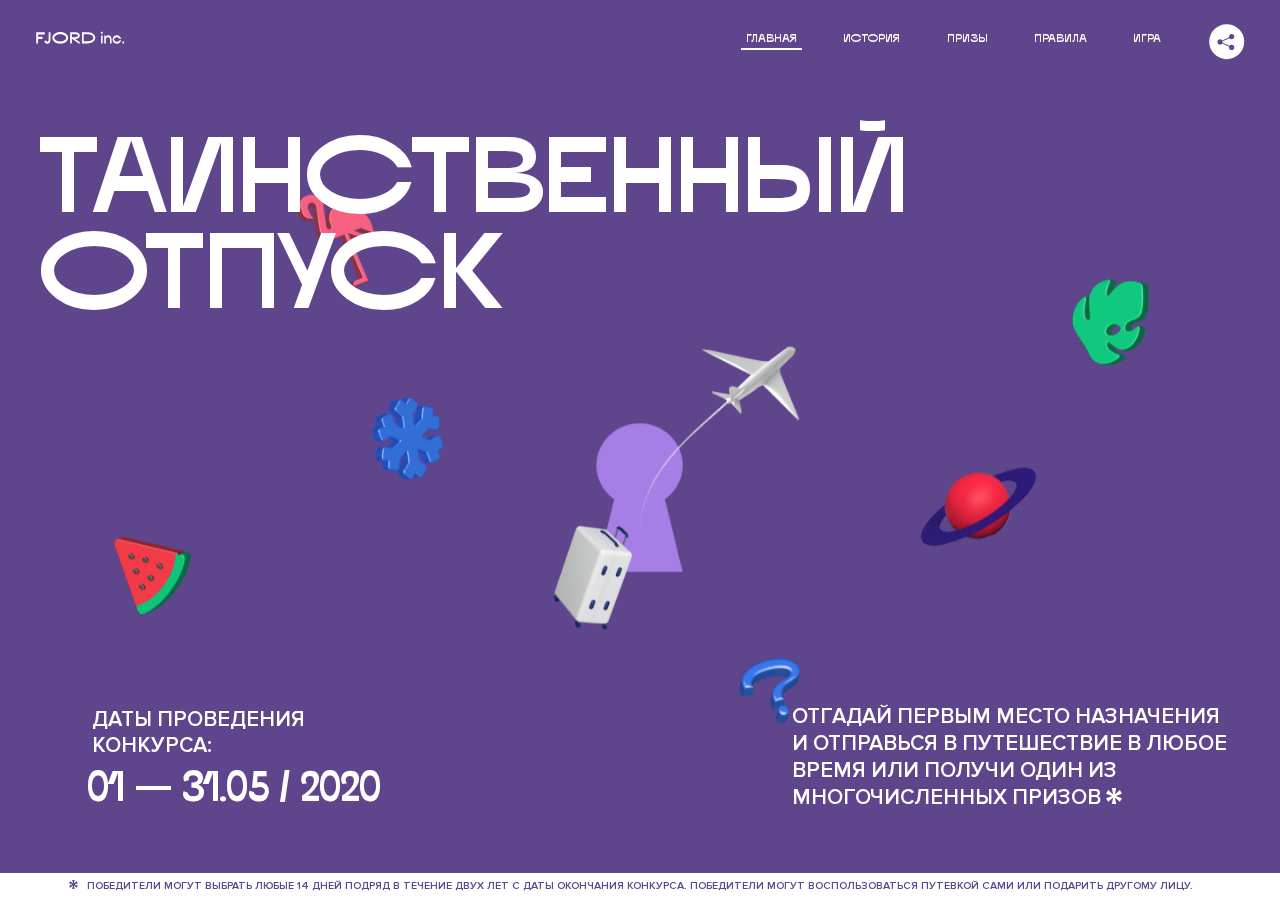
<file: 1/index.html>
<!DOCTYPE html>
<html lang="ru">
<head>
  <meta charset="UTF-8">
  <meta name="description" content="">
  <meta name="viewport" content="width=device-width, initial-scale=1.0">
  <meta http-equiv="X-UA-Compatible" content="ie=edge">
  <title>Mysterious Vacation</title>
<link href="css/style.min.css" rel="stylesheet">  <base href="https://htmlacademy-animation.github.io/239669-magic-vacation-1/1/">
</head>
<body>

  <header class="page-header js-header">
    <div class="page-header__wrapper">
      <a href="#" class="page-header__logo" aria-label="Перейти на страницу FJORD.Inc">
        <svg width="100" height="15" viewBox="0 0 100 15" fill="none" xmlns="http://www.w3.org/2000/svg">
          <path d="M0.26 1.4V14H2.276V8.906H7.334V6.44H2.276V3.848H9.872V1.4H0.26ZM12.733 14.36C15.127 14.36 16.243 12.65 16.243 9.5V1.4H14.263V8.96C14.263 11.21 13.723 11.876 12.733 11.876C11.833 11.876 11.473 11.3 11.347 10.58L9.36702 10.94C9.63702 13.046 10.663 14.36 12.733 14.36ZM18.3918 7.7C18.3918 11.372 22.3878 14.36 27.3198 14.36C32.2518 14.36 36.2478 11.372 36.2478 7.7C36.2478 4.028 32.2518 1.04 27.3198 1.04C22.3878 1.04 18.3918 4.028 18.3918 7.7ZM20.6058 7.7C20.6058 5.378 23.6118 3.524 27.3198 3.524C30.9918 3.524 33.9798 5.378 33.9798 7.7C33.9798 10.004 30.9918 11.858 27.3198 11.858C23.6118 11.858 20.6058 10.004 20.6058 7.7ZM40.403 14V8.906H40.799L49.079 14.702V12.38L44.039 8.906H44.201C47.999 8.906 49.277 7.304 49.277 5.162C49.277 3.092 47.999 1.4 44.201 1.4H38.387V14H40.403ZM43.535 3.722C45.785 3.722 47.045 4.136 47.045 5.432C47.045 6.764 45.785 7.034 43.535 7.034H40.403V3.722H43.535ZM51.6936 1.382V14H57.8676C62.7456 14 66.7236 11.534 66.7236 7.7C66.7236 3.848 62.7456 1.382 57.8676 1.382H51.6936ZM53.7096 11.624V3.722H57.5436C61.5396 3.722 64.4916 5.018 64.4916 7.7C64.4916 10.238 61.5396 11.624 57.5436 11.624H53.7096ZM73.1832 14.018H74.9832V5H73.1832V14.018ZM72.9132 1.976C72.9132 2.57 73.3992 3.092 74.0832 3.092C74.7492 3.092 75.2352 2.57 75.2352 1.976C75.2352 1.382 74.7672 0.805999 74.0832 0.805999C73.3812 0.805999 72.9132 1.382 72.9132 1.976ZM76.7867 14H78.5687V9.104C78.7487 8.006 79.5947 6.962 81.0887 6.962C82.1147 6.962 83.2667 7.448 83.2667 9.554V14H85.0487V9.014C85.0487 6.152 83.2307 4.73 81.3587 4.73C79.9187 4.73 79.0727 5.558 78.5687 6.854V5H76.7867V14ZM90.9898 14.27C93.5098 14.27 95.3818 12.506 95.7238 10.328H94.0498C93.7258 11.3 92.6998 12.02 90.9898 12.02C88.8478 12.02 87.7678 10.922 87.7678 9.59C87.7678 8.24 88.8478 6.962 90.9898 6.962C92.7538 6.962 93.7978 7.844 94.0858 8.924H95.7418C95.4358 6.71 93.6178 4.73 90.9898 4.73C88.0918 4.73 86.1298 7.124 86.1298 9.59C86.1298 12.074 88.1278 14.27 90.9898 14.27ZM97.0693 12.938C97.0693 13.658 97.5553 14.144 98.2753 14.144C98.9953 14.144 99.4813 13.658 99.4813 12.938C99.4813 12.2 98.9953 11.714 98.2753 11.714C97.5553 11.714 97.0693 12.2 97.0693 12.938Z" fill="currentColor"></path>
        </svg>
      </a>
      <button class="page-header__toggler js-menu-toggler" type="button" aria-label="Управление мобильным меню"><span>Меню</span></button>
      <nav class="page-header__nav">
        <div class="page-header__menu js-menu" id="menu">
          <ul>
            <li>
              <a class="js-menu-link" href="#top" data-href="top">главная</a>
            </li>
            <li>
              <a class="js-menu-link" href="#story" data-href="story">история</a>
            </li>
            <li>
              <a class="js-menu-link" href="#prizes" data-href="prizes">призы</a>
            </li>
            <li>
              <a class="js-menu-link" href="#rules" data-href="rules">правила</a>
            </li>
            <li>
              <a class="js-menu-link" href="#game" data-href="game">игра</a>
            </li>
          </ul>
        </div>
        <div class="page-header__social">
          <div class="social-block js-social-block">
            <button class="social-block__toggler" aria-label="Управлять блоком с социальными кнопками">
              <svg width="26" height="22" viewBox="0 0 27 22" fill="none" xmlns="http://www.w3.org/2000/svg">
                <path d="M19.6721 7.43664C21.6273 7.43664 23.213 5.85095 23.213 3.89566C23.213 1.94037 21.6273 0.354675 19.6721 0.354675C17.7168 0.354675 16.1311 1.94037 16.1311 3.89566C16.1311 4.19968 16.1728 4.49178 16.2458 4.77345L7.21751 8.95527C6.57519 8.05214 5.52303 7.46049 4.33078 7.46049C2.37549 7.46049 0.789795 9.04618 0.789795 11.0015C0.789795 12.9568 2.37549 14.5425 4.33078 14.5425C5.52303 14.5425 6.57668 13.9508 7.21751 13.0477L16.2458 17.2295C16.1743 17.5112 16.1311 17.8033 16.1311 18.1073C16.1311 20.0626 17.7168 21.6483 19.6721 21.6483C21.6273 21.6483 23.213 20.0626 23.213 18.1073C23.213 16.152 21.6273 14.5663 19.6721 14.5663C18.4798 14.5663 17.4262 15.158 16.7853 16.0611L7.75701 11.8793C7.82854 11.5976 7.87176 11.3055 7.87176 11.0015C7.87176 10.6974 7.83003 10.4053 7.75701 10.1237L16.7853 5.94186C17.4262 6.84499 18.4783 7.43664 19.6721 7.43664Z" fill="currentColor"></path>
              </svg>
            </button>
            <ul class="social-block__list">
              <li>
                <a class="social-block__link social-block__link--fb" href="#" aria-label="Мы на Facebook">
                  <svg width="8" height="17" viewBox="0 0 8 17" fill="none" xmlns="http://www.w3.org/2000/svg">
                    <path d="M4.24646 16.9899H1.09275L1.05793 8.49828H0V5.30707H1.05793V3.81124C1.05793 1.42084 2.57654 0 5.21735 0H7.41758V3.18585H5.30841C4.28262 3.18585 4.2478 3.48582 4.2478 4.24914V5.30707H7.42964L7.16716 8.49828H4.2478V16.9899H4.24646Z" fill="currentColor"></path>
                  </svg>
                </a>
              </li>
              <li>
                <a class="social-block__link social-block__link--insta" href="#" aria-label="Мы в Instagram">
                  <svg width="15" height="15" viewBox="0 0 15 15" fill="none" xmlns="http://www.w3.org/2000/svg">
                    <path d="M11.0197 0H4.19806C2.14246 0 0.471191 1.66993 0.471191 3.72285V10.5499C0.471191 12.6082 2.14112 14.2727 4.19806 14.2727H11.0197C13.0753 14.2727 14.7466 12.6082 14.7466 10.5499V3.72285C14.7466 1.67127 13.0753 0 11.0197 0ZM11.0197 12.4849H4.19806C3.13076 12.4849 2.26432 11.6158 2.26432 10.5512V3.72419C2.26432 2.65956 3.13076 1.79715 4.19806 1.79715H11.0197C12.087 1.79715 12.9535 2.6609 12.9535 3.72419V10.5512C12.9535 11.6145 12.087 12.4849 11.0197 12.4849Z" fill="currentColor"></path>
                    <path d="M7.60887 3.11084C5.38989 3.11084 3.58203 4.9187 3.58203 7.14036C3.58203 9.35532 5.38989 11.1645 7.60887 11.1645C9.83053 11.1645 11.6357 9.35666 11.6357 7.14036C11.6357 4.9187 9.83053 3.11084 7.60887 3.11084ZM7.60887 9.36871C6.37551 9.36871 5.37784 8.37372 5.37784 7.14036C5.37784 5.90699 6.37551 4.90665 7.60887 4.90665C8.83822 4.90665 9.84259 5.90833 9.84259 7.14036C9.84392 8.37238 8.83822 9.36871 7.60887 9.36871Z" fill="currentColor"></path>
                    <path d="M11.3573 2.35962C10.8256 2.35962 10.3931 2.79752 10.3931 3.32381C10.3931 3.85546 10.8256 4.29336 11.3573 4.29336C11.8862 4.29336 12.3215 3.85546 12.3215 3.32381C12.3215 2.79752 11.8862 2.35962 11.3573 2.35962Z" fill="currentColor"></path>
                  </svg>
                </a>
              </li>
              <li>
                <a class="social-block__link social-block__link--vk" href="#" aria-label="Мы ВКонтакте">
                  <svg width="17" height="10" viewBox="0 0 17 10" fill="none" xmlns="http://www.w3.org/2000/svg">
                    <path d="M14.1234 4.9002C14.1234 4.9002 16.3623 1.72708 16.5866 0.680242C16.6595 0.312285 16.4947 0.103188 16.1069 0.103188C16.1069 0.103188 14.8193 0.103188 14.168 0.103188C13.7235 0.103188 13.5587 0.293278 13.4235 0.579768C13.4235 0.579768 12.3724 2.82553 11.0969 4.24712C10.6861 4.70333 10.4781 4.84318 10.2511 4.84318C10.0646 4.84318 9.98625 4.6911 9.98625 4.27834V0.649016C9.98625 0.147997 9.92545 0.00135496 9.5066 0.00135496H6.39628C6.15578 0.00135496 6.0085 0.134417 6.0085 0.324506C6.0085 0.801084 6.73406 0.908351 6.73406 2.20231V4.87305C6.73406 5.40529 6.70569 5.61575 6.45303 5.61575C5.78016 5.61575 4.19528 3.30618 3.30623 0.678887C3.12923 0.145282 2.93737 0 2.43475 0H0.486409C0.205373 0 0 0.190085 0 0.476576C0 0.991172 0.60666 3.40801 2.99277 6.64358C4.59927 8.8201 6.70569 10 8.60269 10C9.76196 10 10.0416 9.80312 10.0416 9.31432V7.63883C10.0416 7.22607 10.2065 7.04956 10.4429 7.04956C10.7078 7.04956 11.1847 7.13238 12.2805 8.22268C13.5843 9.47862 13.6762 10 14.3896 10H16.5676C16.7919 10 17 9.89273 17 9.52342C17 9.02919 16.3623 8.15343 15.384 7.10659C14.9801 6.56755 14.3302 5.98914 14.1248 5.72301C13.8275 5.40801 13.9154 5.23014 14.1234 4.9002Z" fill="currentColor"></path>
                  </svg>
                </a>
              </li>
            </ul>
          </div>
        </div>
      </nav>
    </div>
  </header>

  <main class="page-content">

    <section class="animation-screen"></section>

    <section class="screen screen--hidden screen--intro" id="top">
      <div class="screen__wrapper">
        <div class="intro">
          <h1 class="intro__title">Таинственный отпуск</h1>
          <div class="intro__content">
            <div class="intro__info">
              <p class="intro__label">Даты проведения конкурса:</p>
              <p class="intro__date">01 — 31.05 / 2020</p>
            </div>
            <div class="intro__message">
              <p>
                Отгадай первым место назначения и&nbsp;отправься в&nbsp;путешествие в&nbsp;любое время или получи один из многочисленных призов
                <svg width="16" height="16" viewBox="0 0 10 10" fill="none" xmlns="http://www.w3.org/2000/svg">
                  <path d="M0 6.35337L3.90271 4.99012L0 3.64663L1.34615 1.32374L4.44287 4.01073L3.67364 0H6.34615L5.57692 4.01073L8.65385 1.32374L10 3.64663L6.13405 4.99012L10 6.35337L8.65385 8.65651L5.57692 5.98927L6.34615 10H3.67364L4.44287 5.96952L1.34615 8.65651L0 6.35337Z" fill="currentColor"></path>
                </svg>
              </p>
            </div>
          </div>
        </div>
      </div>
      <div class="screen__footer js-footer">
        <button class="screen__footer-enlarge js-footer-toggler" type="button" aria-label="Показать сообщение">
          <svg width="10" height="10" viewBox="0 0 10 10" fill="none" xmlns="http://www.w3.org/2000/svg">
            <path d="M0 6.35337L3.90271 4.99012L0 3.64663L1.34615 1.32374L4.44287 4.01073L3.67364 0H6.34615L5.57692 4.01073L8.65385 1.32374L10 3.64663L6.13405 4.99012L10 6.35337L8.65385 8.65651L5.57692 5.98927L6.34615 10H3.67364L4.44287 5.96952L1.34615 8.65651L0 6.35337Z" fill="currentColor"></path>
          </svg>
        </button>
        <button class="screen__footer-collapse js-footer-toggler" type="button" aria-label="Скрыть сообщение">
          <svg width="13" height="13" viewBox="0 0 13 13" fill="none" xmlns="http://www.w3.org/2000/svg">
            <line x1="12.3536" y1="0.353553" x2="0.738349" y2="11.9688" stroke="currentColor"></line>
            <line x1="0.738319" y1="0.539925" x2="12.3535" y2="12.1551" stroke="currentColor"></line>
          </svg>
        </button>
        <div class="screen__footer-wrapper">
          <div class="screen__footer-announce">
            <p class="screen__footer-label">Даты проведения конкурса:</p>
            <p class="screen__footer-date">01 — 31.05 / 2020</p>
          </div>
          <div class="screen__footer-note">
            <p>
              <svg width="10" height="10" viewBox="0 0 10 10" fill="none" xmlns="http://www.w3.org/2000/svg">
                <path d="M0 6.35337L3.90271 4.99012L0 3.64663L1.34615 1.32374L4.44287 4.01073L3.67364 0H6.34615L5.57692 4.01073L8.65385 1.32374L10 3.64663L6.13405 4.99012L10 6.35337L8.65385 8.65651L5.57692 5.98927L6.34615 10H3.67364L4.44287 5.96952L1.34615 8.65651L0 6.35337Z" fill="currentColor"></path>
              </svg>
              <span>Победители могут выбрать любые 14 дней подряд в&nbsp;течение двух лет с&nbsp;даты окончания конкурса. Победители могут воспользоваться путевкой сами или подарить другому лицу.</span>
            </p>
          </div>
        </div>
      </div>
    </section>

    <section class="screen screen--hidden screen--story" id="story">

      <div class="slider swiper-container js-slider">

        <div class="swiper-wrapper">

          <div class="slider__item swiper-slide">
            <h2 class="slider__item-title">История</h2>
            <p class="slider__item-text">Джеймс Таргет был основателем компании &laquo;Fjord Inc.&raquo;. С&nbsp;1965 года &laquo;Fjord Inc.&raquo; прославилась надёжными и&nbsp;удобными чемоданами и&nbsp;аксессуарами для туристов.</p>
          </div>

          <div class="slider__item swiper-slide">
            <p class="slider__item-text">Когда Джеймсу было 7&nbsp;лет, в&nbsp;их&nbsp;доме гостил дядюшка и&nbsp;развлекал детей рассказами о&nbsp;своей поездке в&nbsp;место, показавшееся малышу Таргету невероятным. Тогда Джеймс решил, что однажды посетит его, но&nbsp;не&nbsp;будет рассказывать о&nbsp;мечте, пока не&nbsp;осуществит.</p>
          </div>

          <div class="slider__item swiper-slide">
            <p class="slider__item-text">Джеймс Таргет стал увлеченным путешественником. Он&nbsp;посетил 5&nbsp;континентов, 126&nbsp;стран.</p>
          </div>

          <div class="slider__item swiper-slide">
            <p class="slider__item-text">Он&nbsp;сплавлялся по&nbsp;Амазонке и&nbsp;погружался в&nbsp;пещеры Франции, медитировал в&nbsp;горах Тибета и&nbsp;пожимал руку вождя племени Акугауа.</p>
          </div>

          <div class="slider__item swiper-slide">
            <p class="slider__item-text">Из&nbsp;своих поездок Джеймс Таргет привозил идеи, как сделать свои чемоданы &laquo;Fjord Inc.&raquo; удобными и&nbsp;приспособленными к&nbsp;разным дорожным условиям.</p>
          </div>

          <div class="slider__item swiper-slide">
            <p class="slider__item-text">Всё это время Джеймс не&nbsp;оставлял идею поездки своей мечты. Однако, как только он&nbsp;брался за&nbsp;планирование, возникали препятствия, не&nbsp;позволяющие отправиться туда.</p>
          </div>

          <div class="slider__item swiper-slide">
            <p class="slider__item-text">В&nbsp;возрасте 67&nbsp;лет Джеймс Таргет попал под лавину и&nbsp;погиб. В&nbsp;своём завещании он&nbsp;поручил отправить в&nbsp;заветное путешествие трёх смельчаков, единых с&nbsp;ним духом.</p>
          </div>

          <div class="slider__item swiper-slide">
            <p class="slider__item-text">Тех, кто сможет узнать таинственное место, задавая вопросы специально обученному ИИ&nbsp;&laquo;Соне&raquo;, ждет фантастическое путешествие.</p>
          </div>
        </div>
        <div class="slider__controls">
          <button class="slider__control slider__control--prev js-control-prev" type="button" aria-label="Показать предыдущую историю">
            <svg width="12" height="22" viewBox="0 0 12 22" fill="none" xmlns="http://www.w3.org/2000/svg">
              <path d="M11 1L1 11L11 21" stroke="currentColor" stroke-width="2" stroke-linejoin="round"></path>
            </svg>
          </button>
          <button class="slider__control slider__control--next js-control-next" type="button" aria-label="Показать следующую историю">
            <svg width="12" height="22" viewBox="0 0 12 22" fill="none" xmlns="http://www.w3.org/2000/svg">
              <path d="M1 1L11 11L1 21" stroke="currentColor" stroke-width="2" stroke-linejoin="round"></path>
            </svg>
          </button>
        </div>
        <div class="slider__pagination swiper-pagination"></div>
      </div>
    </section>

    <section class="screen screen--hidden screen--prizes" id="prizes">
      <div class="screen__wrapper">
        <div class="prizes">
          <h2 class="prizes__title">ПРизы</h2>
          <div class="prizes__lead">
            <p>Найди ответ и&nbsp;получи один из&nbsp;призов:</p>
          </div>
          <ul class="prizes__list">
            <li class="prizes__item prizes__item--journeys">
              <div class="prizes__icon">
                <picture>
                  <source srcset="img/prize1-mob.svg" media="(orientation: portrait)">
                  <img src="img/prize1.svg" alt="">
                </picture>
              </div>
              <p class="prizes__desc">
                <b>3</b>
                <span>загадочных путешествия</span>
              </p>
            </li>
            <li class="prizes__item prizes__item--cases">
              <div class="prizes__icon">
                <picture>
                  <source srcset="img/prize2-mob.svg" media="(orientation: portrait)">
                  <img src="img/prize2.svg" alt="">
                </picture>
              </div>
              <p class="prizes__desc">
                <b>7</b>
                <span>надежных чемоданов</span>
              </p>
            </li>
            <li class="prizes__item prizes__item--codes">
              <div class="prizes__icon">
                <picture>
                  <source srcset="img/prize3-mob.svg" media="(orientation: portrait)">
                  <img src="img/prize3.svg" alt="">
                </picture>
              </div>
              <p class="prizes__desc">
                <b>900</b>
                <span>
                  промокодов на&nbsp;скидку 15%
                  <svg width="10" height="10" viewBox="0 0 10 10" fill="none" xmlns="http://www.w3.org/2000/svg">
                    <path d="M0 6.35337L3.90271 4.99012L0 3.64663L1.34615 1.32374L4.44287 4.01073L3.67364 0H6.34615L5.57692 4.01073L8.65385 1.32374L10 3.64663L6.13405 4.99012L10 6.35337L8.65385 8.65651L5.57692 5.98927L6.34615 10H3.67364L4.44287 5.96952L1.34615 8.65651L0 6.35337Z" fill="currentColor"></path>
                  </svg>
                </span>
              </p>
            </li>
          </ul>
        </div>
      </div>
      <div class="screen__footer js-footer">
        <button class="screen__footer-enlarge js-footer-toggler" type="button" aria-label="Показать сообщение">
          <svg width="10" height="10" viewBox="0 0 10 10" fill="none" xmlns="http://www.w3.org/2000/svg">
            <path d="M0 6.35337L3.90271 4.99012L0 3.64663L1.34615 1.32374L4.44287 4.01073L3.67364 0H6.34615L5.57692 4.01073L8.65385 1.32374L10 3.64663L6.13405 4.99012L10 6.35337L8.65385 8.65651L5.57692 5.98927L6.34615 10H3.67364L4.44287 5.96952L1.34615 8.65651L0 6.35337Z" fill="currentColor"></path>
          </svg>
        </button>
        <button class="screen__footer-collapse js-footer-toggler" type="button" aria-label="Скрыть сообщение">
          <svg width="13" height="13" viewBox="0 0 13 13" fill="none" xmlns="http://www.w3.org/2000/svg">
            <line x1="12.3536" y1="0.353553" x2="0.738349" y2="11.9688" stroke="currentColor"></line>
            <line x1="0.738319" y1="0.539925" x2="12.3535" y2="12.1551" stroke="currentColor"></line>
          </svg>
        </button>
        <div class="screen__footer-wrapper">
          <div class="screen__footer-announce">
            <p class="screen__footer-label">Даты проведения конкурса:</p>
            <p class="screen__footer-date">01 — 31.05 / 2020</p>
          </div>
          <div class="screen__footer-note">
            <p>
              <svg width="10" height="10" viewBox="0 0 10 10" fill="none" xmlns="http://www.w3.org/2000/svg">
                <path d="M0 6.35337L3.90271 4.99012L0 3.64663L1.34615 1.32374L4.44287 4.01073L3.67364 0H6.34615L5.57692 4.01073L8.65385 1.32374L10 3.64663L6.13405 4.99012L10 6.35337L8.65385 8.65651L5.57692 5.98927L6.34615 10H3.67364L4.44287 5.96952L1.34615 8.65651L0 6.35337Z" fill="currentColor"></path>
              </svg>
              <span>Скидка&nbsp;15% на&nbsp;единоразовое приобретение путёвки с&nbsp;1&nbsp;июня 2020 по&nbsp;31&nbsp;мая 2022&nbsp;года. Суммируется с&nbsp;другими акциями</span>
            </p>
          </div>
        </div>
      </div>
    </section>

    <section class="screen screen--hidden screen--rules" id="rules">
      <div class="screen__wrapper">
        <div class="rules">
          <h2 class="rules__title">Правила</h2>
          <div class="rules__lead">
            <p>Для того чтобы получить наследство Джеймса Таргета, тебе нужно выведать у&nbsp;&laquo;Сони&raquo;, куда предстоит отправиться тебе в&nbsp;случае победы</p>
          </div>
          <ol class="rules__list">
            <li class="rules__item">
              <p>Тебе отводится <br>5&nbsp;минут</p>
            </li>
            <li class="rules__item">
              <p>Задавай любые вопросы в&nbsp;текстовом поле</p>
            </li>
            <li class="rules__item">
              <p>Нажимай кнопку &laquo;Узнать&raquo;, чтобы получить ответ</p>
            </li>
            <li class="rules__item">
              <p>&laquo;Соня&raquo; может отвечать только&nbsp;Да или Нет</p>
            </li>
          </ol>
          <a href="#game" class="rules__link btn">Погнали!</a>
        </div>
      </div>
      <div class="screen__disclaimer">
        <div class="disclaimer">
          <ul>
            <li>
              <a href="#">Правовая информация</a>
            </li>
            <li>
              <a href="#">Подробные правила</a>
            </li>
          </ul>
        </div>
      </div>
    </section>

    <section class="screen screen--hidden screen--game" id="game">
      <div class="screen__wrapper">
        <div class="game">
          <div class="game__header">
            <h2 class="game__title">Игра</h2>
            <div class="game__counter">
              <span>05</span>:<span>00</span>
            </div>
          </div>
          <div class="game__body">
            <div class="chat">
              <div class="chat__body js-chat">
                <ul class="chat__list" id="messages"></ul>
              </div>
              <div class="chat__footer">
                <form action="#" method="post" class="form" id="message-form">
                  <label for="message-field" class="visually-hidden">Поле для ввода вопроса</label>
                  <input type="text" class="form__field" id="message-field">
                  <button class="form__button btn">
                    Узнать
                    <svg width="18" height="19" viewBox="0 0 18 19" fill="none" xmlns="http://www.w3.org/2000/svg">
                      <path stroke="currentColor" stroke-width="2" d="M9 19V1"></path>
                      <path d="M1 9l8-8 8 8" stroke="currentColor" stroke-width="2" stroke-linejoin="round"></path>
                    </svg>
                  </button>
                </form>
              </div>
            </div>
          </div>
          <!-- временные кнопки для показа результата -->
          <div class="game__buttons">
            <button class="game__button btn js-show-result" type="button" data-target="result">Положительный результат</button>
            <button class="game__button btn js-show-result" type="button" data-target="result2">Положительный результат - 2</button>
            <button class="game__button btn js-show-result" type="button" data-target="result3">Отрицательный результат</button>
          </div>
        </div>
      </div>
    </section>

    <section class="screen screen--hidden screen--result" id="result">
      <div class="screen__wrapper">
        <div class="result result--trip">
          <div class="result__image">
            <picture>
              <source srcset="img/result1-mob.png 1x, img/result1-mob@2x.png 2x" media="(max-width: 768px) and (orientation: portrait)">
              <img src="img/result1.png" srcset="img/result1@2x.png 2x" alt="">
            </picture>
          </div>
          <h2 class="result__title">
            <span class="visually-hidden">ПОбеда!</span>
            <svg xmlns="http://www.w3.org/2000/svg" viewBox="0 0 568.85 109.24">
              <path d="M16,24.44V92H2.6V8H75V92H61.52V24.44H16Z" transform="translate(-2.1 -1.5)" fill="none" stroke="currentColor"></path>
              <path d="M148.76,5.6c32.88,0,59.52,19.92,59.52,44.4s-26.64,44.4-59.52,44.4S89.24,74.48,89.24,50,115.88,5.6,148.76,5.6Zm0,72.12c24.48,0,44.4-12.36,44.4-27.72s-19.92-27.84-44.4-27.84C124,22.16,104,34.52,104,50S124,77.72,148.76,77.72Z" transform="translate(-2.1 -1.5)" fill="none" stroke="currentColor"></path>
              <path d="M287.36,8V24.44H236v14.4h25.32c25.44,0,34,11.16,34,26.52,0,15.6-8.52,26.64-34,26.64H222.56V8h64.8ZM256.88,76.52c15.12,0,23.52-2,23.52-11.52S272,54.44,256.88,54.44H236V76.52h20.88Z" transform="translate(-2.1 -1.5)" fill="none" stroke="currentColor"></path>
              <path d="M371.47,8V24.44H320.84V41.6h33.6V58h-33.6V75.56h50.64V92H307.4V8h64.08Z" transform="translate(-2.1 -1.5)" fill="none" stroke="currentColor"></path>
              <path d="M382.39,110.24V75.56h7.44c4.56-4.68,7.8-18.36,8.76-56L399,8h48.6V75.56h10v34.68H442.87V92H397v18.24H382.39Zm51.72-34.68V24.44H411.55v3.12c-0.48,22.44-3.24,37.68-7.2,48h29.76Z" transform="translate(-2.1 -1.5)" fill="none" stroke="currentColor"></path>
              <path d="M463.75,92l28-84h27.12l28.08,84H533.47l-7.8-23.52h-37.8L480.07,92H463.75Zm56.64-40L507,11.84,493.51,52h26.88Z" transform="translate(-2.1 -1.5)" fill="none" stroke="currentColor"></path>
              <path d="M554.12,70.4L555.55,2H569l1.44,68.4H554.12Zm8.28,6.36c4.8,0,8,3.24,8,8.16a8,8,0,1,1-16.08,0C554.35,80,557.59,76.76,562.39,76.76Z" transform="translate(-2.1 -1.5)" fill="none" stroke="currentColor"></path>
            </svg>
          </h2>
          <div class="result__text">
            <p>ты&nbsp;отправляешься в&nbsp;Арктику!</p>
          </div>
          <div class="result__form">
            <form action="#" method="post" class="form form--result">
              <label for="email-field" class="form__label">зарегистрируй результат</label>
              <input type="email" class="form__field" id="email-field" placeholder="e-mail для регистации результата и получения приза" required="">
              <button class="form__button btn">
                отправить
                <svg width="18" height="19" viewBox="0 0 18 19" fill="none" xmlns="http://www.w3.org/2000/svg">
                  <path stroke="currentColor" stroke-width="2" d="M9 19V1"></path>
                  <path d="M1 9l8-8 8 8" stroke="currentColor" stroke-width="2" stroke-linejoin="round"></path>
                </svg>
              </button>
            </form>
          </div>
        </div>
      </div>
    </section>

    <section class="screen screen--hidden screen--result" id="result2">
      <div class="screen__wrapper">
        <div class="result result--prize">
          <div class="result__image">
            <picture>
              <source srcset="img/result2-mob.png 1x, img/result2-mob@2x.png 2x" media="(max-width: 768px) and (orientation: portrait)">
              <img src="img/result2.png" srcset="img/result2@2x.png 2x" alt="">
            </picture>
          </div>
          <h2 class="result__title">
            <span class="visually-hidden">ПОбеда!</span>
            <svg xmlns="http://www.w3.org/2000/svg" viewBox="0 0 568.85 109.24">
              <path d="M16,24.44V92H2.6V8H75V92H61.52V24.44H16Z" transform="translate(-2.1 -1.5)" fill="none" stroke="currentColor"></path>
              <path d="M148.76,5.6c32.88,0,59.52,19.92,59.52,44.4s-26.64,44.4-59.52,44.4S89.24,74.48,89.24,50,115.88,5.6,148.76,5.6Zm0,72.12c24.48,0,44.4-12.36,44.4-27.72s-19.92-27.84-44.4-27.84C124,22.16,104,34.52,104,50S124,77.72,148.76,77.72Z" transform="translate(-2.1 -1.5)" fill="none" stroke="currentColor"></path>
              <path d="M287.36,8V24.44H236v14.4h25.32c25.44,0,34,11.16,34,26.52,0,15.6-8.52,26.64-34,26.64H222.56V8h64.8ZM256.88,76.52c15.12,0,23.52-2,23.52-11.52S272,54.44,256.88,54.44H236V76.52h20.88Z" transform="translate(-2.1 -1.5)" fill="none" stroke="currentColor"></path>
              <path d="M371.47,8V24.44H320.84V41.6h33.6V58h-33.6V75.56h50.64V92H307.4V8h64.08Z" transform="translate(-2.1 -1.5)" fill="none" stroke="currentColor"></path>
              <path d="M382.39,110.24V75.56h7.44c4.56-4.68,7.8-18.36,8.76-56L399,8h48.6V75.56h10v34.68H442.87V92H397v18.24H382.39Zm51.72-34.68V24.44H411.55v3.12c-0.48,22.44-3.24,37.68-7.2,48h29.76Z" transform="translate(-2.1 -1.5)" fill="none" stroke="currentColor"></path>
              <path d="M463.75,92l28-84h27.12l28.08,84H533.47l-7.8-23.52h-37.8L480.07,92H463.75Zm56.64-40L507,11.84,493.51,52h26.88Z" transform="translate(-2.1 -1.5)" fill="none" stroke="currentColor"></path>
              <path d="M554.12,70.4L555.55,2H569l1.44,68.4H554.12Zm8.28,6.36c4.8,0,8,3.24,8,8.16a8,8,0,1,1-16.08,0C554.35,80,557.59,76.76,562.39,76.76Z" transform="translate(-2.1 -1.5)" fill="none" stroke="currentColor"></path>
            </svg>
          </h2>
          <div class="result__text">
            <p>чемодан &laquo;Fjord&nbsp;Inc.&raquo;&nbsp;твой</p>
          </div>
          <div class="result__form">
            <form action="#" method="post" class="form form--result">
              <label for="email-field2" class="form__label">зарегистрируй результат</label>
              <input type="email" class="form__field" id="email-field2" placeholder="e-mail для регистации результата и получения приза" required="">
              <button class="form__button btn">
                отправить
                <svg width="18" height="19" viewBox="0 0 18 19" fill="none" xmlns="http://www.w3.org/2000/svg">
                  <path stroke="currentColor" stroke-width="2" d="M9 19V1"></path>
                  <path d="M1 9l8-8 8 8" stroke="currentColor" stroke-width="2" stroke-linejoin="round"></path>
                </svg>
              </button>
            </form>
          </div>
        </div>
      </div>
    </section>

    <section class="screen screen--hidden screen--result" id="result3">
      <div class="screen__wrapper">
        <div class="result result--negative">
          <div class="result__image">
            <picture>
              <source srcset="img/result3-mob.png 1x, img/result3-mob@2x.png 2x" media="(max-width: 768px) and (orientation: portrait)">
              <img src="img/result3.png" srcset="img/result3@2x.png 2x" alt="">
            </picture>
          </div>
          <h2 class="result__title">
            <span class="visually-hidden">Не угадал!</span>
            <svg xmlns="http://www.w3.org/2000/svg" viewBox="0 0 660.77 109.24">
              <path d="M2.66,92V8H16.1V42.2H53.3V8H66.74V92H53.3V58.64H16.1V92H2.66Z" transform="translate(-2.16 -1.5)" fill="none" stroke="currentColor"></path>
              <path d="M147.62,8V24.44H97V41.6h33.6V58H97V75.56h50.64V92H83.54V8h64.08Z" transform="translate(-2.16 -1.5)" fill="none" stroke="currentColor"></path>
              <path d="M199.22,8l20.52,42.36L235.34,8h16.44l-31,84H204.38l9.48-25.92L185.78,8h13.44Z" transform="translate(-2.16 -1.5)" fill="none" stroke="currentColor"></path>
              <path d="M273.74,24.44V92H260.3V8h50.16V24.44H273.74Z" transform="translate(-2.16 -1.5)" fill="none" stroke="currentColor"></path>
              <path d="M307.1,92l28-84h27.12l28.08,84H376.82L369,68.48h-37.8L323.42,92H307.1Zm56.64-40L350.3,11.84,336.86,52h26.88Z" transform="translate(-2.16 -1.5)" fill="none" stroke="currentColor"></path>
              <path d="M396.38,110.24V75.56h7.44c4.56-4.68,7.8-18.36,8.76-56L412.94,8h48.6V75.56h10v34.68H456.86V92H411v18.24H396.38ZM448.1,75.56V24.44H425.54v3.12c-0.48,22.44-3.24,37.68-7.2,48H448.1Z" transform="translate(-2.16 -1.5)" fill="none" stroke="currentColor"></path>
              <path d="M477.74,92l28-84h27.12L560.9,92H547.46l-7.8-23.52h-37.8L494.06,92H477.74Zm56.64-40-13.44-40.2L507.5,52h26.88Z" transform="translate(-2.16 -1.5)" fill="none" stroke="currentColor"></path>
              <path d="M568.7,76.88a13.77,13.77,0,0,0,5,1c6.6,0,10.44-6.24,12-58.32L586.22,8h46.2V92H619V24.44H598.82l-0.12,3.12C597.14,81,589,94.4,573.74,94.4a28.55,28.55,0,0,1-6.72-.84Z" transform="translate(-2.16 -1.5)" fill="none" stroke="currentColor"></path>
              <path d="M646.1,70.4L647.54,2H661l1.44,68.4H646.1Zm8.28,6.36c4.8,0,8,3.24,8,8.16a8,8,0,0,1-16.08,0C646.34,80,649.58,76.76,654.38,76.76Z" transform="translate(-2.16 -1.5)" fill="none" stroke="currentColor"></path>
            </svg>
          </h2>
          <button class="result__button js-play" type="button">
            не сдавайся!
            <span>
              <svg width="27" height="22" viewBox="0 0 27 22" fill="none" xmlns="http://www.w3.org/2000/svg">
                <path d="M10.6899 1.47998C5.42992 1.47998 1.16992 5.73998 1.16992 11C1.16992 16.26 5.42992 20.52 10.6899 20.52C15.9499 20.52 20.2099 16.26 20.2099 11V7.13998" stroke="currentColor" stroke-width="2" stroke-miterlimit="10"></path>
                <path d="M15.1099 12.5099L20.1499 7.13989L25.3099 12.6299" stroke="currentColor" stroke-width="2" stroke-miterlimit="10" stroke-linejoin="round"></path>
              </svg>
            </span>
          </button>
        </div>
      </div>
    </section>

  </main>

<script src="js/script.js"></script></body>
</html>
</file>
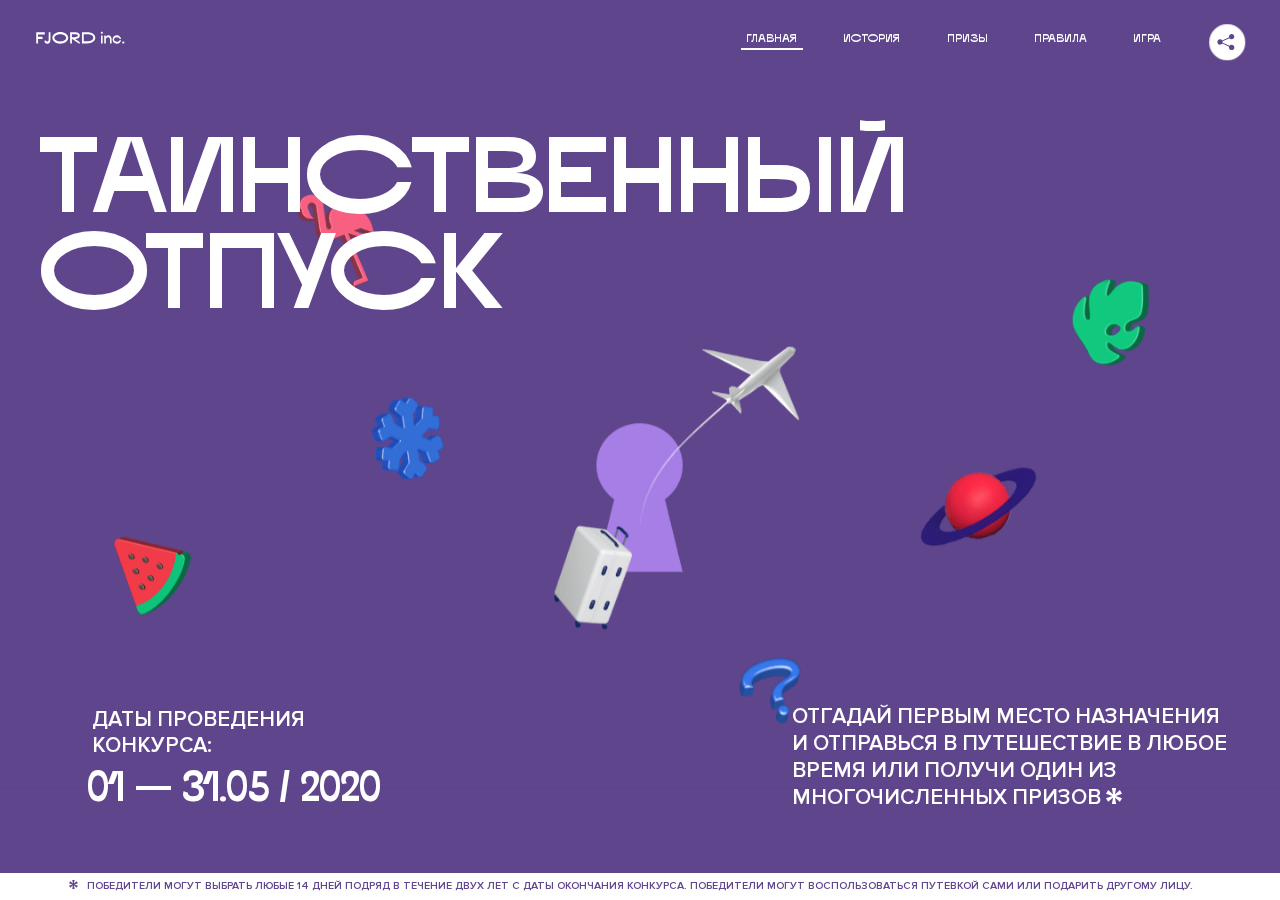
<file: 2/index.html>
<!DOCTYPE html>
<html lang="ru">
<head>
  <meta charset="UTF-8">
  <meta name="description" content="">
  <meta name="viewport" content="width=device-width, initial-scale=1.0">
  <meta http-equiv="X-UA-Compatible" content="ie=edge">
  <title>Mysterious Vacation</title>
<link href="css/style.min.css" rel="stylesheet">  <base href="https://htmlacademy-animation.github.io/239669-magic-vacation-1/2/">
</head>
<body>

  <header class="page-header js-header">
    <div class="page-header__wrapper">
      <a href="#" class="page-header__logo" aria-label="Перейти на страницу FJORD.Inc">
        <svg width="100" height="15" viewBox="0 0 100 15" fill="none" xmlns="http://www.w3.org/2000/svg">
          <path d="M0.26 1.4V14H2.276V8.906H7.334V6.44H2.276V3.848H9.872V1.4H0.26ZM12.733 14.36C15.127 14.36 16.243 12.65 16.243 9.5V1.4H14.263V8.96C14.263 11.21 13.723 11.876 12.733 11.876C11.833 11.876 11.473 11.3 11.347 10.58L9.36702 10.94C9.63702 13.046 10.663 14.36 12.733 14.36ZM18.3918 7.7C18.3918 11.372 22.3878 14.36 27.3198 14.36C32.2518 14.36 36.2478 11.372 36.2478 7.7C36.2478 4.028 32.2518 1.04 27.3198 1.04C22.3878 1.04 18.3918 4.028 18.3918 7.7ZM20.6058 7.7C20.6058 5.378 23.6118 3.524 27.3198 3.524C30.9918 3.524 33.9798 5.378 33.9798 7.7C33.9798 10.004 30.9918 11.858 27.3198 11.858C23.6118 11.858 20.6058 10.004 20.6058 7.7ZM40.403 14V8.906H40.799L49.079 14.702V12.38L44.039 8.906H44.201C47.999 8.906 49.277 7.304 49.277 5.162C49.277 3.092 47.999 1.4 44.201 1.4H38.387V14H40.403ZM43.535 3.722C45.785 3.722 47.045 4.136 47.045 5.432C47.045 6.764 45.785 7.034 43.535 7.034H40.403V3.722H43.535ZM51.6936 1.382V14H57.8676C62.7456 14 66.7236 11.534 66.7236 7.7C66.7236 3.848 62.7456 1.382 57.8676 1.382H51.6936ZM53.7096 11.624V3.722H57.5436C61.5396 3.722 64.4916 5.018 64.4916 7.7C64.4916 10.238 61.5396 11.624 57.5436 11.624H53.7096ZM73.1832 14.018H74.9832V5H73.1832V14.018ZM72.9132 1.976C72.9132 2.57 73.3992 3.092 74.0832 3.092C74.7492 3.092 75.2352 2.57 75.2352 1.976C75.2352 1.382 74.7672 0.805999 74.0832 0.805999C73.3812 0.805999 72.9132 1.382 72.9132 1.976ZM76.7867 14H78.5687V9.104C78.7487 8.006 79.5947 6.962 81.0887 6.962C82.1147 6.962 83.2667 7.448 83.2667 9.554V14H85.0487V9.014C85.0487 6.152 83.2307 4.73 81.3587 4.73C79.9187 4.73 79.0727 5.558 78.5687 6.854V5H76.7867V14ZM90.9898 14.27C93.5098 14.27 95.3818 12.506 95.7238 10.328H94.0498C93.7258 11.3 92.6998 12.02 90.9898 12.02C88.8478 12.02 87.7678 10.922 87.7678 9.59C87.7678 8.24 88.8478 6.962 90.9898 6.962C92.7538 6.962 93.7978 7.844 94.0858 8.924H95.7418C95.4358 6.71 93.6178 4.73 90.9898 4.73C88.0918 4.73 86.1298 7.124 86.1298 9.59C86.1298 12.074 88.1278 14.27 90.9898 14.27ZM97.0693 12.938C97.0693 13.658 97.5553 14.144 98.2753 14.144C98.9953 14.144 99.4813 13.658 99.4813 12.938C99.4813 12.2 98.9953 11.714 98.2753 11.714C97.5553 11.714 97.0693 12.2 97.0693 12.938Z" fill="currentColor"></path>
        </svg>
      </a>
      <button class="page-header__toggler js-menu-toggler" type="button" aria-label="Управление мобильным меню"><span>Меню</span></button>
      <nav class="page-header__nav">
        <div class="page-header__menu js-menu" id="menu">
          <ul>
            <li>
              <a class="js-menu-link" href="#top" data-href="top">главная</a>
            </li>
            <li>
              <a class="js-menu-link" href="#story" data-href="story">история</a>
            </li>
            <li>
              <a class="js-menu-link" href="#prizes" data-href="prizes">призы</a>
            </li>
            <li>
              <a class="js-menu-link" href="#rules" data-href="rules">правила</a>
            </li>
            <li>
              <a class="js-menu-link" href="#game" data-href="game">игра</a>
            </li>
          </ul>
        </div>
        <div class="page-header__social">
          <div class="social-block js-social-block">
            <button class="social-block__toggler" aria-label="Управлять блоком с социальными кнопками">
              <svg width="26" height="22" viewBox="0 0 27 22" fill="none" xmlns="http://www.w3.org/2000/svg">
                <path d="M19.6721 7.43664C21.6273 7.43664 23.213 5.85095 23.213 3.89566C23.213 1.94037 21.6273 0.354675 19.6721 0.354675C17.7168 0.354675 16.1311 1.94037 16.1311 3.89566C16.1311 4.19968 16.1728 4.49178 16.2458 4.77345L7.21751 8.95527C6.57519 8.05214 5.52303 7.46049 4.33078 7.46049C2.37549 7.46049 0.789795 9.04618 0.789795 11.0015C0.789795 12.9568 2.37549 14.5425 4.33078 14.5425C5.52303 14.5425 6.57668 13.9508 7.21751 13.0477L16.2458 17.2295C16.1743 17.5112 16.1311 17.8033 16.1311 18.1073C16.1311 20.0626 17.7168 21.6483 19.6721 21.6483C21.6273 21.6483 23.213 20.0626 23.213 18.1073C23.213 16.152 21.6273 14.5663 19.6721 14.5663C18.4798 14.5663 17.4262 15.158 16.7853 16.0611L7.75701 11.8793C7.82854 11.5976 7.87176 11.3055 7.87176 11.0015C7.87176 10.6974 7.83003 10.4053 7.75701 10.1237L16.7853 5.94186C17.4262 6.84499 18.4783 7.43664 19.6721 7.43664Z" fill="currentColor"></path>
              </svg>
            </button>
            <ul class="social-block__list">
              <li>
                <a class="social-block__link social-block__link--fb" href="#" aria-label="Мы на Facebook">
                  <svg width="8" height="17" viewBox="0 0 8 17" fill="none" xmlns="http://www.w3.org/2000/svg">
                    <path d="M4.24646 16.9899H1.09275L1.05793 8.49828H0V5.30707H1.05793V3.81124C1.05793 1.42084 2.57654 0 5.21735 0H7.41758V3.18585H5.30841C4.28262 3.18585 4.2478 3.48582 4.2478 4.24914V5.30707H7.42964L7.16716 8.49828H4.2478V16.9899H4.24646Z" fill="currentColor"></path>
                  </svg>
                </a>
              </li>
              <li>
                <a class="social-block__link social-block__link--insta" href="#" aria-label="Мы в Instagram">
                  <svg width="15" height="15" viewBox="0 0 15 15" fill="none" xmlns="http://www.w3.org/2000/svg">
                    <path d="M11.0197 0H4.19806C2.14246 0 0.471191 1.66993 0.471191 3.72285V10.5499C0.471191 12.6082 2.14112 14.2727 4.19806 14.2727H11.0197C13.0753 14.2727 14.7466 12.6082 14.7466 10.5499V3.72285C14.7466 1.67127 13.0753 0 11.0197 0ZM11.0197 12.4849H4.19806C3.13076 12.4849 2.26432 11.6158 2.26432 10.5512V3.72419C2.26432 2.65956 3.13076 1.79715 4.19806 1.79715H11.0197C12.087 1.79715 12.9535 2.6609 12.9535 3.72419V10.5512C12.9535 11.6145 12.087 12.4849 11.0197 12.4849Z" fill="currentColor"></path>
                    <path d="M7.60887 3.11084C5.38989 3.11084 3.58203 4.9187 3.58203 7.14036C3.58203 9.35532 5.38989 11.1645 7.60887 11.1645C9.83053 11.1645 11.6357 9.35666 11.6357 7.14036C11.6357 4.9187 9.83053 3.11084 7.60887 3.11084ZM7.60887 9.36871C6.37551 9.36871 5.37784 8.37372 5.37784 7.14036C5.37784 5.90699 6.37551 4.90665 7.60887 4.90665C8.83822 4.90665 9.84259 5.90833 9.84259 7.14036C9.84392 8.37238 8.83822 9.36871 7.60887 9.36871Z" fill="currentColor"></path>
                    <path d="M11.3573 2.35962C10.8256 2.35962 10.3931 2.79752 10.3931 3.32381C10.3931 3.85546 10.8256 4.29336 11.3573 4.29336C11.8862 4.29336 12.3215 3.85546 12.3215 3.32381C12.3215 2.79752 11.8862 2.35962 11.3573 2.35962Z" fill="currentColor"></path>
                  </svg>
                </a>
              </li>
              <li>
                <a class="social-block__link social-block__link--vk" href="#" aria-label="Мы ВКонтакте">
                  <svg width="17" height="10" viewBox="0 0 17 10" fill="none" xmlns="http://www.w3.org/2000/svg">
                    <path d="M14.1234 4.9002C14.1234 4.9002 16.3623 1.72708 16.5866 0.680242C16.6595 0.312285 16.4947 0.103188 16.1069 0.103188C16.1069 0.103188 14.8193 0.103188 14.168 0.103188C13.7235 0.103188 13.5587 0.293278 13.4235 0.579768C13.4235 0.579768 12.3724 2.82553 11.0969 4.24712C10.6861 4.70333 10.4781 4.84318 10.2511 4.84318C10.0646 4.84318 9.98625 4.6911 9.98625 4.27834V0.649016C9.98625 0.147997 9.92545 0.00135496 9.5066 0.00135496H6.39628C6.15578 0.00135496 6.0085 0.134417 6.0085 0.324506C6.0085 0.801084 6.73406 0.908351 6.73406 2.20231V4.87305C6.73406 5.40529 6.70569 5.61575 6.45303 5.61575C5.78016 5.61575 4.19528 3.30618 3.30623 0.678887C3.12923 0.145282 2.93737 0 2.43475 0H0.486409C0.205373 0 0 0.190085 0 0.476576C0 0.991172 0.60666 3.40801 2.99277 6.64358C4.59927 8.8201 6.70569 10 8.60269 10C9.76196 10 10.0416 9.80312 10.0416 9.31432V7.63883C10.0416 7.22607 10.2065 7.04956 10.4429 7.04956C10.7078 7.04956 11.1847 7.13238 12.2805 8.22268C13.5843 9.47862 13.6762 10 14.3896 10H16.5676C16.7919 10 17 9.89273 17 9.52342C17 9.02919 16.3623 8.15343 15.384 7.10659C14.9801 6.56755 14.3302 5.98914 14.1248 5.72301C13.8275 5.40801 13.9154 5.23014 14.1234 4.9002Z" fill="currentColor"></path>
                  </svg>
                </a>
              </li>
            </ul>
          </div>
        </div>
      </nav>
    </div>
  </header>

  <main class="page-content">

    <section class="animation-screen"></section>

    <section class="screen screen--hidden screen--intro" id="top">
      <div class="screen__wrapper">
        <div class="intro">
          <h1 class="intro__title">Таинственный отпуск</h1>
          <div class="intro__content">
            <div class="intro__info">
              <p class="intro__label">Даты проведения конкурса:</p>
              <p class="intro__date">01 — 31.05 / 2020</p>
            </div>
            <div class="intro__message">
              <p>
                Отгадай первым место назначения и&nbsp;отправься в&nbsp;путешествие в&nbsp;любое время или получи один из многочисленных призов
                <svg width="16" height="16" viewBox="0 0 10 10" fill="none" xmlns="http://www.w3.org/2000/svg">
                  <path d="M0 6.35337L3.90271 4.99012L0 3.64663L1.34615 1.32374L4.44287 4.01073L3.67364 0H6.34615L5.57692 4.01073L8.65385 1.32374L10 3.64663L6.13405 4.99012L10 6.35337L8.65385 8.65651L5.57692 5.98927L6.34615 10H3.67364L4.44287 5.96952L1.34615 8.65651L0 6.35337Z" fill="currentColor"></path>
                </svg>
              </p>
            </div>
          </div>
        </div>
      </div>
      <div class="screen__footer js-footer">
        <button class="screen__footer-enlarge js-footer-toggler" type="button" aria-label="Показать сообщение">
          <svg width="10" height="10" viewBox="0 0 10 10" fill="none" xmlns="http://www.w3.org/2000/svg">
            <path d="M0 6.35337L3.90271 4.99012L0 3.64663L1.34615 1.32374L4.44287 4.01073L3.67364 0H6.34615L5.57692 4.01073L8.65385 1.32374L10 3.64663L6.13405 4.99012L10 6.35337L8.65385 8.65651L5.57692 5.98927L6.34615 10H3.67364L4.44287 5.96952L1.34615 8.65651L0 6.35337Z" fill="currentColor"></path>
          </svg>
        </button>
        <button class="screen__footer-collapse js-footer-toggler" type="button" aria-label="Скрыть сообщение">
          <svg width="13" height="13" viewBox="0 0 13 13" fill="none" xmlns="http://www.w3.org/2000/svg">
            <line x1="12.3536" y1="0.353553" x2="0.738349" y2="11.9688" stroke="currentColor"></line>
            <line x1="0.738319" y1="0.539925" x2="12.3535" y2="12.1551" stroke="currentColor"></line>
          </svg>
        </button>
        <div class="screen__footer-wrapper">
          <div class="screen__footer-announce">
            <p class="screen__footer-label">Даты проведения конкурса:</p>
            <p class="screen__footer-date">01 — 31.05 / 2020</p>
          </div>
          <div class="screen__footer-note">
            <p>
              <svg width="10" height="10" viewBox="0 0 10 10" fill="none" xmlns="http://www.w3.org/2000/svg">
                <path d="M0 6.35337L3.90271 4.99012L0 3.64663L1.34615 1.32374L4.44287 4.01073L3.67364 0H6.34615L5.57692 4.01073L8.65385 1.32374L10 3.64663L6.13405 4.99012L10 6.35337L8.65385 8.65651L5.57692 5.98927L6.34615 10H3.67364L4.44287 5.96952L1.34615 8.65651L0 6.35337Z" fill="currentColor"></path>
              </svg>
              <span>Победители могут выбрать любые 14 дней подряд в&nbsp;течение двух лет с&nbsp;даты окончания конкурса. Победители могут воспользоваться путевкой сами или подарить другому лицу.</span>
            </p>
          </div>
        </div>
      </div>
    </section>

    <section class="screen screen--hidden screen--story" id="story">

      <div class="slider swiper-container js-slider">

        <div class="swiper-wrapper">

          <div class="slider__item swiper-slide">
            <h2 class="slider__item-title">История</h2>
            <p class="slider__item-text">Джеймс Таргет был основателем компании &laquo;Fjord Inc.&raquo;. С&nbsp;1965 года &laquo;Fjord Inc.&raquo; прославилась надёжными и&nbsp;удобными чемоданами и&nbsp;аксессуарами для туристов.</p>
          </div>

          <div class="slider__item swiper-slide">
            <p class="slider__item-text">Когда Джеймсу было 7&nbsp;лет, в&nbsp;их&nbsp;доме гостил дядюшка и&nbsp;развлекал детей рассказами о&nbsp;своей поездке в&nbsp;место, показавшееся малышу Таргету невероятным. Тогда Джеймс решил, что однажды посетит его, но&nbsp;не&nbsp;будет рассказывать о&nbsp;мечте, пока не&nbsp;осуществит.</p>
          </div>

          <div class="slider__item swiper-slide">
            <p class="slider__item-text">Джеймс Таргет стал увлеченным путешественником. Он&nbsp;посетил 5&nbsp;континентов, 126&nbsp;стран.</p>
          </div>

          <div class="slider__item swiper-slide">
            <p class="slider__item-text">Он&nbsp;сплавлялся по&nbsp;Амазонке и&nbsp;погружался в&nbsp;пещеры Франции, медитировал в&nbsp;горах Тибета и&nbsp;пожимал руку вождя племени Акугауа.</p>
          </div>

          <div class="slider__item swiper-slide">
            <p class="slider__item-text">Из&nbsp;своих поездок Джеймс Таргет привозил идеи, как сделать свои чемоданы &laquo;Fjord Inc.&raquo; удобными и&nbsp;приспособленными к&nbsp;разным дорожным условиям.</p>
          </div>

          <div class="slider__item swiper-slide">
            <p class="slider__item-text">Всё это время Джеймс не&nbsp;оставлял идею поездки своей мечты. Однако, как только он&nbsp;брался за&nbsp;планирование, возникали препятствия, не&nbsp;позволяющие отправиться туда.</p>
          </div>

          <div class="slider__item swiper-slide">
            <p class="slider__item-text">В&nbsp;возрасте 67&nbsp;лет Джеймс Таргет попал под лавину и&nbsp;погиб. В&nbsp;своём завещании он&nbsp;поручил отправить в&nbsp;заветное путешествие трёх смельчаков, единых с&nbsp;ним духом.</p>
          </div>

          <div class="slider__item swiper-slide">
            <p class="slider__item-text">Тех, кто сможет узнать таинственное место, задавая вопросы специально обученному ИИ&nbsp;&laquo;Соне&raquo;, ждет фантастическое путешествие.</p>
          </div>
        </div>
        <div class="slider__controls">
          <button class="slider__control slider__control--prev js-control-prev" type="button" aria-label="Показать предыдущую историю">
            <svg width="12" height="22" viewBox="0 0 12 22" fill="none" xmlns="http://www.w3.org/2000/svg">
              <path d="M11 1L1 11L11 21" stroke="currentColor" stroke-width="2" stroke-linejoin="round"></path>
            </svg>
          </button>
          <button class="slider__control slider__control--next js-control-next" type="button" aria-label="Показать следующую историю">
            <svg width="12" height="22" viewBox="0 0 12 22" fill="none" xmlns="http://www.w3.org/2000/svg">
              <path d="M1 1L11 11L1 21" stroke="currentColor" stroke-width="2" stroke-linejoin="round"></path>
            </svg>
          </button>
        </div>
        <div class="slider__pagination swiper-pagination"></div>
      </div>
    </section>

    <section class="screen screen--hidden screen--prizes" id="prizes">
      <div class="screen__wrapper">
        <div class="prizes">
          <h2 class="prizes__title">ПРизы</h2>
          <div class="prizes__lead">
            <p>Найди ответ и&nbsp;получи один из&nbsp;призов:</p>
          </div>
          <ul class="prizes__list">
            <li class="prizes__item prizes__item--journeys">
              <div class="prizes__icon">
                <picture>
                  <source srcset="img/prize1-mob.svg" media="(orientation: portrait)">
                  <img src="img/prize1.svg" alt="">
                </picture>
              </div>
              <p class="prizes__desc">
                <b>3</b>
                <span>загадочных путешествия</span>
              </p>
            </li>
            <li class="prizes__item prizes__item--cases">
              <div class="prizes__icon">
                <picture>
                  <source srcset="img/prize2-mob.svg" media="(orientation: portrait)">
                  <img src="img/prize2.svg" alt="">
                </picture>
              </div>
              <p class="prizes__desc">
                <b>7</b>
                <span>надежных чемоданов</span>
              </p>
            </li>
            <li class="prizes__item prizes__item--codes">
              <div class="prizes__icon">
                <picture>
                  <source srcset="img/prize3-mob.svg" media="(orientation: portrait)">
                  <img src="img/prize3.svg" alt="">
                </picture>
              </div>
              <p class="prizes__desc">
                <b>900</b>
                <span>
                  промокодов на&nbsp;скидку 15%
                  <svg width="10" height="10" viewBox="0 0 10 10" fill="none" xmlns="http://www.w3.org/2000/svg">
                    <path d="M0 6.35337L3.90271 4.99012L0 3.64663L1.34615 1.32374L4.44287 4.01073L3.67364 0H6.34615L5.57692 4.01073L8.65385 1.32374L10 3.64663L6.13405 4.99012L10 6.35337L8.65385 8.65651L5.57692 5.98927L6.34615 10H3.67364L4.44287 5.96952L1.34615 8.65651L0 6.35337Z" fill="currentColor"></path>
                  </svg>
                </span>
              </p>
            </li>
          </ul>
        </div>
      </div>
      <div class="screen__footer js-footer">
        <button class="screen__footer-enlarge js-footer-toggler" type="button" aria-label="Показать сообщение">
          <svg width="10" height="10" viewBox="0 0 10 10" fill="none" xmlns="http://www.w3.org/2000/svg">
            <path d="M0 6.35337L3.90271 4.99012L0 3.64663L1.34615 1.32374L4.44287 4.01073L3.67364 0H6.34615L5.57692 4.01073L8.65385 1.32374L10 3.64663L6.13405 4.99012L10 6.35337L8.65385 8.65651L5.57692 5.98927L6.34615 10H3.67364L4.44287 5.96952L1.34615 8.65651L0 6.35337Z" fill="currentColor"></path>
          </svg>
        </button>
        <button class="screen__footer-collapse js-footer-toggler" type="button" aria-label="Скрыть сообщение">
          <svg width="13" height="13" viewBox="0 0 13 13" fill="none" xmlns="http://www.w3.org/2000/svg">
            <line x1="12.3536" y1="0.353553" x2="0.738349" y2="11.9688" stroke="currentColor"></line>
            <line x1="0.738319" y1="0.539925" x2="12.3535" y2="12.1551" stroke="currentColor"></line>
          </svg>
        </button>
        <div class="screen__footer-wrapper">
          <div class="screen__footer-announce">
            <p class="screen__footer-label">Даты проведения конкурса:</p>
            <p class="screen__footer-date">01 — 31.05 / 2020</p>
          </div>
          <div class="screen__footer-note">
            <p>
              <svg width="10" height="10" viewBox="0 0 10 10" fill="none" xmlns="http://www.w3.org/2000/svg">
                <path d="M0 6.35337L3.90271 4.99012L0 3.64663L1.34615 1.32374L4.44287 4.01073L3.67364 0H6.34615L5.57692 4.01073L8.65385 1.32374L10 3.64663L6.13405 4.99012L10 6.35337L8.65385 8.65651L5.57692 5.98927L6.34615 10H3.67364L4.44287 5.96952L1.34615 8.65651L0 6.35337Z" fill="currentColor"></path>
              </svg>
              <span>Скидка&nbsp;15% на&nbsp;единоразовое приобретение путёвки с&nbsp;1&nbsp;июня 2020 по&nbsp;31&nbsp;мая 2022&nbsp;года. Суммируется с&nbsp;другими акциями</span>
            </p>
          </div>
        </div>
      </div>
    </section>

    <section class="screen screen--hidden screen--rules" id="rules">
      <div class="screen__wrapper">
        <div class="rules">
          <h2 class="rules__title">Правила</h2>
          <div class="rules__lead">
            <p>Для того чтобы получить наследство Джеймса Таргета, тебе нужно выведать у&nbsp;&laquo;Сони&raquo;, куда предстоит отправиться тебе в&nbsp;случае победы</p>
          </div>
          <ol class="rules__list">
            <li class="rules__item">
              <p>Тебе отводится <br>5&nbsp;минут</p>
            </li>
            <li class="rules__item">
              <p>Задавай любые вопросы в&nbsp;текстовом поле</p>
            </li>
            <li class="rules__item">
              <p>Нажимай кнопку &laquo;Узнать&raquo;, чтобы получить ответ</p>
            </li>
            <li class="rules__item">
              <p>&laquo;Соня&raquo; может отвечать только&nbsp;Да или Нет</p>
            </li>
          </ol>
          <a href="#game" class="rules__link btn">Погнали!</a>
        </div>
      </div>
      <div class="screen__disclaimer">
        <div class="disclaimer">
          <ul>
            <li>
              <a href="#">Правовая информация</a>
            </li>
            <li>
              <a href="#">Подробные правила</a>
            </li>
          </ul>
        </div>
      </div>
    </section>

    <section class="screen screen--hidden screen--game" id="game">
      <div class="screen__wrapper">
        <div class="game">
          <div class="game__header">
            <h2 class="game__title">Игра</h2>
            <div class="game__counter">
              <span>05</span>:<span>00</span>
            </div>
          </div>
          <div class="game__body">
            <div class="chat">
              <div class="chat__body js-chat">
                <ul class="chat__list" id="messages"></ul>
              </div>
              <div class="chat__footer">
                <form action="#" method="post" class="form" id="message-form">
                  <label for="message-field" class="visually-hidden">Поле для ввода вопроса</label>
                  <input type="text" class="form__field" id="message-field">
                  <button class="form__button btn">
                    Узнать
                    <svg width="18" height="19" viewBox="0 0 18 19" fill="none" xmlns="http://www.w3.org/2000/svg">
                      <path stroke="currentColor" stroke-width="2" d="M9 19V1"></path>
                      <path d="M1 9l8-8 8 8" stroke="currentColor" stroke-width="2" stroke-linejoin="round"></path>
                    </svg>
                  </button>
                </form>
              </div>
            </div>
          </div>
          <!-- временные кнопки для показа результата -->
          <div class="game__buttons">
            <button class="game__button btn js-show-result" type="button" data-target="result">Положительный результат</button>
            <button class="game__button btn js-show-result" type="button" data-target="result2">Положительный результат - 2</button>
            <button class="game__button btn js-show-result" type="button" data-target="result3">Отрицательный результат</button>
          </div>
        </div>
      </div>
    </section>

    <section class="screen screen--hidden screen--result" id="result">
      <div class="screen__wrapper">
        <div class="result result--trip">
          <div class="result__image">
            <picture>
              <source srcset="img/result1-mob.png 1x, img/result1-mob@2x.png 2x" media="(max-width: 768px) and (orientation: portrait)">
              <img src="img/result1.png" srcset="img/result1@2x.png 2x" alt="">
            </picture>
          </div>
          <h2 class="result__title">
            <span class="visually-hidden">ПОбеда!</span>
            <svg xmlns="http://www.w3.org/2000/svg" viewBox="0 0 568.85 109.24">
              <path d="M16,24.44V92H2.6V8H75V92H61.52V24.44H16Z" transform="translate(-2.1 -1.5)" fill="none" stroke="currentColor"></path>
              <path d="M148.76,5.6c32.88,0,59.52,19.92,59.52,44.4s-26.64,44.4-59.52,44.4S89.24,74.48,89.24,50,115.88,5.6,148.76,5.6Zm0,72.12c24.48,0,44.4-12.36,44.4-27.72s-19.92-27.84-44.4-27.84C124,22.16,104,34.52,104,50S124,77.72,148.76,77.72Z" transform="translate(-2.1 -1.5)" fill="none" stroke="currentColor"></path>
              <path d="M287.36,8V24.44H236v14.4h25.32c25.44,0,34,11.16,34,26.52,0,15.6-8.52,26.64-34,26.64H222.56V8h64.8ZM256.88,76.52c15.12,0,23.52-2,23.52-11.52S272,54.44,256.88,54.44H236V76.52h20.88Z" transform="translate(-2.1 -1.5)" fill="none" stroke="currentColor"></path>
              <path d="M371.47,8V24.44H320.84V41.6h33.6V58h-33.6V75.56h50.64V92H307.4V8h64.08Z" transform="translate(-2.1 -1.5)" fill="none" stroke="currentColor"></path>
              <path d="M382.39,110.24V75.56h7.44c4.56-4.68,7.8-18.36,8.76-56L399,8h48.6V75.56h10v34.68H442.87V92H397v18.24H382.39Zm51.72-34.68V24.44H411.55v3.12c-0.48,22.44-3.24,37.68-7.2,48h29.76Z" transform="translate(-2.1 -1.5)" fill="none" stroke="currentColor"></path>
              <path d="M463.75,92l28-84h27.12l28.08,84H533.47l-7.8-23.52h-37.8L480.07,92H463.75Zm56.64-40L507,11.84,493.51,52h26.88Z" transform="translate(-2.1 -1.5)" fill="none" stroke="currentColor"></path>
              <path d="M554.12,70.4L555.55,2H569l1.44,68.4H554.12Zm8.28,6.36c4.8,0,8,3.24,8,8.16a8,8,0,1,1-16.08,0C554.35,80,557.59,76.76,562.39,76.76Z" transform="translate(-2.1 -1.5)" fill="none" stroke="currentColor"></path>
            </svg>
          </h2>
          <div class="result__text">
            <p>ты&nbsp;отправляешься в&nbsp;Арктику!</p>
          </div>
          <div class="result__form">
            <form action="#" method="post" class="form form--result">
              <label for="email-field" class="form__label">зарегистрируй результат</label>
              <input type="email" class="form__field" id="email-field" placeholder="e-mail для регистации результата и получения приза" required="">
              <button class="form__button btn">
                отправить
                <svg width="18" height="19" viewBox="0 0 18 19" fill="none" xmlns="http://www.w3.org/2000/svg">
                  <path stroke="currentColor" stroke-width="2" d="M9 19V1"></path>
                  <path d="M1 9l8-8 8 8" stroke="currentColor" stroke-width="2" stroke-linejoin="round"></path>
                </svg>
              </button>
            </form>
          </div>
        </div>
      </div>
    </section>

    <section class="screen screen--hidden screen--result" id="result2">
      <div class="screen__wrapper">
        <div class="result result--prize">
          <div class="result__image">
            <picture>
              <source srcset="img/result2-mob.png 1x, img/result2-mob@2x.png 2x" media="(max-width: 768px) and (orientation: portrait)">
              <img src="img/result2.png" srcset="img/result2@2x.png 2x" alt="">
            </picture>
          </div>
          <h2 class="result__title">
            <span class="visually-hidden">ПОбеда!</span>
            <svg xmlns="http://www.w3.org/2000/svg" viewBox="0 0 568.85 109.24">
              <path d="M16,24.44V92H2.6V8H75V92H61.52V24.44H16Z" transform="translate(-2.1 -1.5)" fill="none" stroke="currentColor"></path>
              <path d="M148.76,5.6c32.88,0,59.52,19.92,59.52,44.4s-26.64,44.4-59.52,44.4S89.24,74.48,89.24,50,115.88,5.6,148.76,5.6Zm0,72.12c24.48,0,44.4-12.36,44.4-27.72s-19.92-27.84-44.4-27.84C124,22.16,104,34.52,104,50S124,77.72,148.76,77.72Z" transform="translate(-2.1 -1.5)" fill="none" stroke="currentColor"></path>
              <path d="M287.36,8V24.44H236v14.4h25.32c25.44,0,34,11.16,34,26.52,0,15.6-8.52,26.64-34,26.64H222.56V8h64.8ZM256.88,76.52c15.12,0,23.52-2,23.52-11.52S272,54.44,256.88,54.44H236V76.52h20.88Z" transform="translate(-2.1 -1.5)" fill="none" stroke="currentColor"></path>
              <path d="M371.47,8V24.44H320.84V41.6h33.6V58h-33.6V75.56h50.64V92H307.4V8h64.08Z" transform="translate(-2.1 -1.5)" fill="none" stroke="currentColor"></path>
              <path d="M382.39,110.24V75.56h7.44c4.56-4.68,7.8-18.36,8.76-56L399,8h48.6V75.56h10v34.68H442.87V92H397v18.24H382.39Zm51.72-34.68V24.44H411.55v3.12c-0.48,22.44-3.24,37.68-7.2,48h29.76Z" transform="translate(-2.1 -1.5)" fill="none" stroke="currentColor"></path>
              <path d="M463.75,92l28-84h27.12l28.08,84H533.47l-7.8-23.52h-37.8L480.07,92H463.75Zm56.64-40L507,11.84,493.51,52h26.88Z" transform="translate(-2.1 -1.5)" fill="none" stroke="currentColor"></path>
              <path d="M554.12,70.4L555.55,2H569l1.44,68.4H554.12Zm8.28,6.36c4.8,0,8,3.24,8,8.16a8,8,0,1,1-16.08,0C554.35,80,557.59,76.76,562.39,76.76Z" transform="translate(-2.1 -1.5)" fill="none" stroke="currentColor"></path>
            </svg>
          </h2>
          <div class="result__text">
            <p>чемодан &laquo;Fjord&nbsp;Inc.&raquo;&nbsp;твой</p>
          </div>
          <div class="result__form">
            <form action="#" method="post" class="form form--result">
              <label for="email-field2" class="form__label">зарегистрируй результат</label>
              <input type="email" class="form__field" id="email-field2" placeholder="e-mail для регистации результата и получения приза" required="">
              <button class="form__button btn">
                отправить
                <svg width="18" height="19" viewBox="0 0 18 19" fill="none" xmlns="http://www.w3.org/2000/svg">
                  <path stroke="currentColor" stroke-width="2" d="M9 19V1"></path>
                  <path d="M1 9l8-8 8 8" stroke="currentColor" stroke-width="2" stroke-linejoin="round"></path>
                </svg>
              </button>
            </form>
          </div>
        </div>
      </div>
    </section>

    <section class="screen screen--hidden screen--result" id="result3">
      <div class="screen__wrapper">
        <div class="result result--negative">
          <div class="result__image">
            <picture>
              <source srcset="img/result3-mob.png 1x, img/result3-mob@2x.png 2x" media="(max-width: 768px) and (orientation: portrait)">
              <img src="img/result3.png" srcset="img/result3@2x.png 2x" alt="">
            </picture>
          </div>
          <h2 class="result__title">
            <span class="visually-hidden">Не угадал!</span>
            <svg xmlns="http://www.w3.org/2000/svg" viewBox="0 0 660.77 109.24">
              <path d="M2.66,92V8H16.1V42.2H53.3V8H66.74V92H53.3V58.64H16.1V92H2.66Z" transform="translate(-2.16 -1.5)" fill="none" stroke="currentColor"></path>
              <path d="M147.62,8V24.44H97V41.6h33.6V58H97V75.56h50.64V92H83.54V8h64.08Z" transform="translate(-2.16 -1.5)" fill="none" stroke="currentColor"></path>
              <path d="M199.22,8l20.52,42.36L235.34,8h16.44l-31,84H204.38l9.48-25.92L185.78,8h13.44Z" transform="translate(-2.16 -1.5)" fill="none" stroke="currentColor"></path>
              <path d="M273.74,24.44V92H260.3V8h50.16V24.44H273.74Z" transform="translate(-2.16 -1.5)" fill="none" stroke="currentColor"></path>
              <path d="M307.1,92l28-84h27.12l28.08,84H376.82L369,68.48h-37.8L323.42,92H307.1Zm56.64-40L350.3,11.84,336.86,52h26.88Z" transform="translate(-2.16 -1.5)" fill="none" stroke="currentColor"></path>
              <path d="M396.38,110.24V75.56h7.44c4.56-4.68,7.8-18.36,8.76-56L412.94,8h48.6V75.56h10v34.68H456.86V92H411v18.24H396.38ZM448.1,75.56V24.44H425.54v3.12c-0.48,22.44-3.24,37.68-7.2,48H448.1Z" transform="translate(-2.16 -1.5)" fill="none" stroke="currentColor"></path>
              <path d="M477.74,92l28-84h27.12L560.9,92H547.46l-7.8-23.52h-37.8L494.06,92H477.74Zm56.64-40-13.44-40.2L507.5,52h26.88Z" transform="translate(-2.16 -1.5)" fill="none" stroke="currentColor"></path>
              <path d="M568.7,76.88a13.77,13.77,0,0,0,5,1c6.6,0,10.44-6.24,12-58.32L586.22,8h46.2V92H619V24.44H598.82l-0.12,3.12C597.14,81,589,94.4,573.74,94.4a28.55,28.55,0,0,1-6.72-.84Z" transform="translate(-2.16 -1.5)" fill="none" stroke="currentColor"></path>
              <path d="M646.1,70.4L647.54,2H661l1.44,68.4H646.1Zm8.28,6.36c4.8,0,8,3.24,8,8.16a8,8,0,0,1-16.08,0C646.34,80,649.58,76.76,654.38,76.76Z" transform="translate(-2.16 -1.5)" fill="none" stroke="currentColor"></path>
            </svg>
          </h2>
          <button class="result__button js-play" type="button">
            не сдавайся!
            <span>
              <svg width="27" height="22" viewBox="0 0 27 22" fill="none" xmlns="http://www.w3.org/2000/svg">
                <path d="M10.6899 1.47998C5.42992 1.47998 1.16992 5.73998 1.16992 11C1.16992 16.26 5.42992 20.52 10.6899 20.52C15.9499 20.52 20.2099 16.26 20.2099 11V7.13998" stroke="currentColor" stroke-width="2" stroke-miterlimit="10"></path>
                <path d="M15.1099 12.5099L20.1499 7.13989L25.3099 12.6299" stroke="currentColor" stroke-width="2" stroke-miterlimit="10" stroke-linejoin="round"></path>
              </svg>
            </span>
          </button>
        </div>
      </div>
    </section>

  </main>

<script src="js/script.js"></script></body>
</html>
</file>
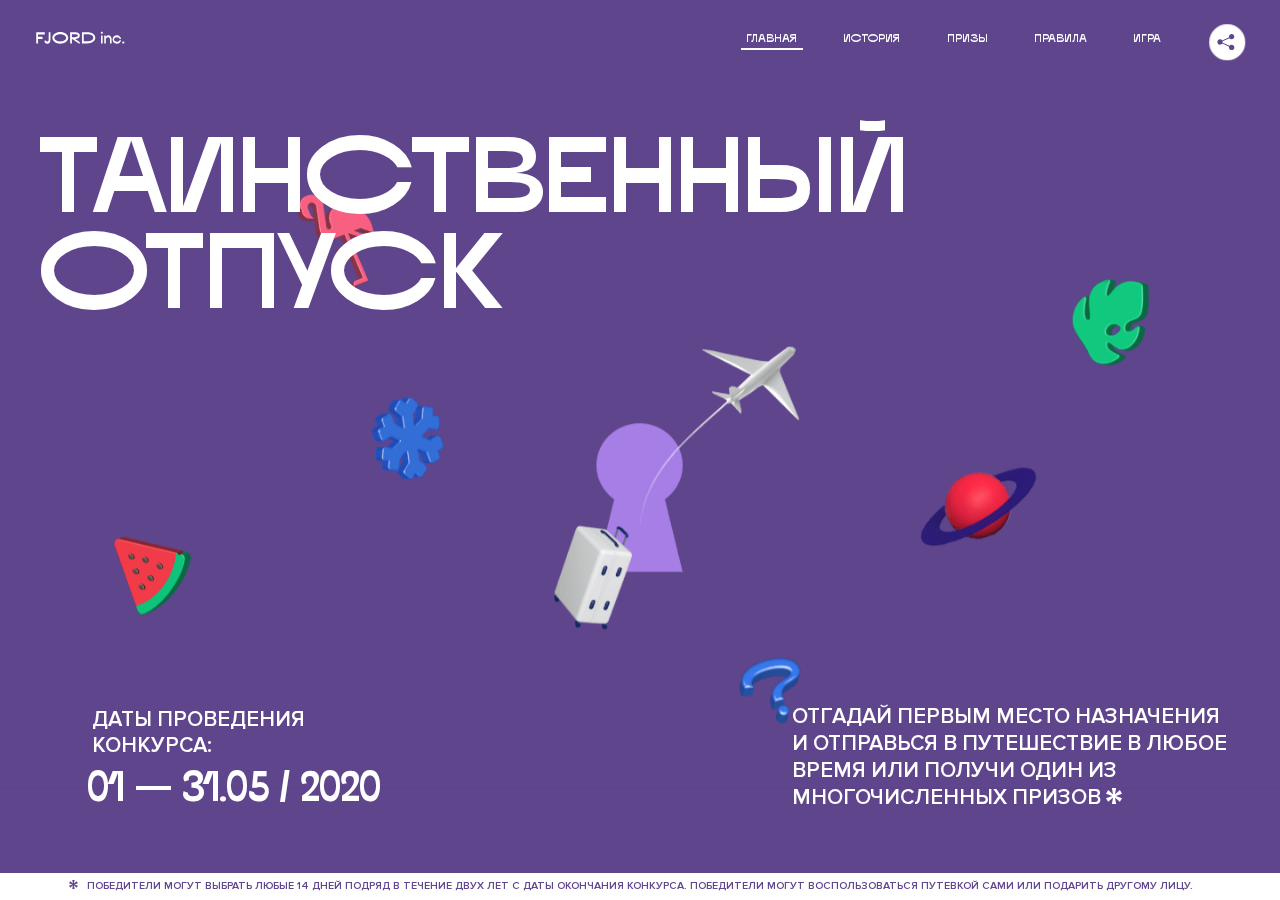
<file: 3/index.html>
<!DOCTYPE html>
<html lang="ru">
<head>
  <meta charset="UTF-8">
  <meta name="description" content="">
  <meta name="viewport" content="width=device-width, initial-scale=1.0">
  <meta http-equiv="X-UA-Compatible" content="ie=edge">
  <title>Mysterious Vacation</title>
<link href="css/style.min.css" rel="stylesheet">  <base href="https://htmlacademy-animation.github.io/239669-magic-vacation-1/3/">
</head>
<body>

  <header class="page-header js-header">
    <div class="page-header__wrapper">
      <a href="#" class="page-header__logo" aria-label="Перейти на страницу FJORD.Inc">
        <svg width="100" height="15" viewBox="0 0 100 15" fill="none" xmlns="http://www.w3.org/2000/svg">
          <path d="M0.26 1.4V14H2.276V8.906H7.334V6.44H2.276V3.848H9.872V1.4H0.26ZM12.733 14.36C15.127 14.36 16.243 12.65 16.243 9.5V1.4H14.263V8.96C14.263 11.21 13.723 11.876 12.733 11.876C11.833 11.876 11.473 11.3 11.347 10.58L9.36702 10.94C9.63702 13.046 10.663 14.36 12.733 14.36ZM18.3918 7.7C18.3918 11.372 22.3878 14.36 27.3198 14.36C32.2518 14.36 36.2478 11.372 36.2478 7.7C36.2478 4.028 32.2518 1.04 27.3198 1.04C22.3878 1.04 18.3918 4.028 18.3918 7.7ZM20.6058 7.7C20.6058 5.378 23.6118 3.524 27.3198 3.524C30.9918 3.524 33.9798 5.378 33.9798 7.7C33.9798 10.004 30.9918 11.858 27.3198 11.858C23.6118 11.858 20.6058 10.004 20.6058 7.7ZM40.403 14V8.906H40.799L49.079 14.702V12.38L44.039 8.906H44.201C47.999 8.906 49.277 7.304 49.277 5.162C49.277 3.092 47.999 1.4 44.201 1.4H38.387V14H40.403ZM43.535 3.722C45.785 3.722 47.045 4.136 47.045 5.432C47.045 6.764 45.785 7.034 43.535 7.034H40.403V3.722H43.535ZM51.6936 1.382V14H57.8676C62.7456 14 66.7236 11.534 66.7236 7.7C66.7236 3.848 62.7456 1.382 57.8676 1.382H51.6936ZM53.7096 11.624V3.722H57.5436C61.5396 3.722 64.4916 5.018 64.4916 7.7C64.4916 10.238 61.5396 11.624 57.5436 11.624H53.7096ZM73.1832 14.018H74.9832V5H73.1832V14.018ZM72.9132 1.976C72.9132 2.57 73.3992 3.092 74.0832 3.092C74.7492 3.092 75.2352 2.57 75.2352 1.976C75.2352 1.382 74.7672 0.805999 74.0832 0.805999C73.3812 0.805999 72.9132 1.382 72.9132 1.976ZM76.7867 14H78.5687V9.104C78.7487 8.006 79.5947 6.962 81.0887 6.962C82.1147 6.962 83.2667 7.448 83.2667 9.554V14H85.0487V9.014C85.0487 6.152 83.2307 4.73 81.3587 4.73C79.9187 4.73 79.0727 5.558 78.5687 6.854V5H76.7867V14ZM90.9898 14.27C93.5098 14.27 95.3818 12.506 95.7238 10.328H94.0498C93.7258 11.3 92.6998 12.02 90.9898 12.02C88.8478 12.02 87.7678 10.922 87.7678 9.59C87.7678 8.24 88.8478 6.962 90.9898 6.962C92.7538 6.962 93.7978 7.844 94.0858 8.924H95.7418C95.4358 6.71 93.6178 4.73 90.9898 4.73C88.0918 4.73 86.1298 7.124 86.1298 9.59C86.1298 12.074 88.1278 14.27 90.9898 14.27ZM97.0693 12.938C97.0693 13.658 97.5553 14.144 98.2753 14.144C98.9953 14.144 99.4813 13.658 99.4813 12.938C99.4813 12.2 98.9953 11.714 98.2753 11.714C97.5553 11.714 97.0693 12.2 97.0693 12.938Z" fill="currentColor"></path>
        </svg>
      </a>
      <button class="page-header__toggler js-menu-toggler" type="button" aria-label="Управление мобильным меню"><span>Меню</span></button>
      <nav class="page-header__nav">
        <div class="page-header__menu js-menu" id="menu">
          <ul>
            <li>
              <a class="js-menu-link" href="#top" data-href="top">главная</a>
            </li>
            <li>
              <a class="js-menu-link" href="#story" data-href="story">история</a>
            </li>
            <li>
              <a class="js-menu-link" href="#prizes" data-href="prizes">призы</a>
            </li>
            <li>
              <a class="js-menu-link" href="#rules" data-href="rules">правила</a>
            </li>
            <li>
              <a class="js-menu-link" href="#game" data-href="game">игра</a>
            </li>
          </ul>
        </div>
        <div class="page-header__social">
          <div class="social-block js-social-block">
            <button class="social-block__toggler" aria-label="Управлять блоком с социальными кнопками">
              <svg width="26" height="22" viewBox="0 0 27 22" fill="none" xmlns="http://www.w3.org/2000/svg">
                <path d="M19.6721 7.43664C21.6273 7.43664 23.213 5.85095 23.213 3.89566C23.213 1.94037 21.6273 0.354675 19.6721 0.354675C17.7168 0.354675 16.1311 1.94037 16.1311 3.89566C16.1311 4.19968 16.1728 4.49178 16.2458 4.77345L7.21751 8.95527C6.57519 8.05214 5.52303 7.46049 4.33078 7.46049C2.37549 7.46049 0.789795 9.04618 0.789795 11.0015C0.789795 12.9568 2.37549 14.5425 4.33078 14.5425C5.52303 14.5425 6.57668 13.9508 7.21751 13.0477L16.2458 17.2295C16.1743 17.5112 16.1311 17.8033 16.1311 18.1073C16.1311 20.0626 17.7168 21.6483 19.6721 21.6483C21.6273 21.6483 23.213 20.0626 23.213 18.1073C23.213 16.152 21.6273 14.5663 19.6721 14.5663C18.4798 14.5663 17.4262 15.158 16.7853 16.0611L7.75701 11.8793C7.82854 11.5976 7.87176 11.3055 7.87176 11.0015C7.87176 10.6974 7.83003 10.4053 7.75701 10.1237L16.7853 5.94186C17.4262 6.84499 18.4783 7.43664 19.6721 7.43664Z" fill="currentColor"></path>
              </svg>
            </button>
            <ul class="social-block__list">
              <li>
                <a class="social-block__link social-block__link--fb" href="#" aria-label="Мы на Facebook">
                  <svg width="8" height="17" viewBox="0 0 8 17" fill="none" xmlns="http://www.w3.org/2000/svg">
                    <path d="M4.24646 16.9899H1.09275L1.05793 8.49828H0V5.30707H1.05793V3.81124C1.05793 1.42084 2.57654 0 5.21735 0H7.41758V3.18585H5.30841C4.28262 3.18585 4.2478 3.48582 4.2478 4.24914V5.30707H7.42964L7.16716 8.49828H4.2478V16.9899H4.24646Z" fill="currentColor"></path>
                  </svg>
                </a>
              </li>
              <li>
                <a class="social-block__link social-block__link--insta" href="#" aria-label="Мы в Instagram">
                  <svg width="15" height="15" viewBox="0 0 15 15" fill="none" xmlns="http://www.w3.org/2000/svg">
                    <path d="M11.0197 0H4.19806C2.14246 0 0.471191 1.66993 0.471191 3.72285V10.5499C0.471191 12.6082 2.14112 14.2727 4.19806 14.2727H11.0197C13.0753 14.2727 14.7466 12.6082 14.7466 10.5499V3.72285C14.7466 1.67127 13.0753 0 11.0197 0ZM11.0197 12.4849H4.19806C3.13076 12.4849 2.26432 11.6158 2.26432 10.5512V3.72419C2.26432 2.65956 3.13076 1.79715 4.19806 1.79715H11.0197C12.087 1.79715 12.9535 2.6609 12.9535 3.72419V10.5512C12.9535 11.6145 12.087 12.4849 11.0197 12.4849Z" fill="currentColor"></path>
                    <path d="M7.60887 3.11084C5.38989 3.11084 3.58203 4.9187 3.58203 7.14036C3.58203 9.35532 5.38989 11.1645 7.60887 11.1645C9.83053 11.1645 11.6357 9.35666 11.6357 7.14036C11.6357 4.9187 9.83053 3.11084 7.60887 3.11084ZM7.60887 9.36871C6.37551 9.36871 5.37784 8.37372 5.37784 7.14036C5.37784 5.90699 6.37551 4.90665 7.60887 4.90665C8.83822 4.90665 9.84259 5.90833 9.84259 7.14036C9.84392 8.37238 8.83822 9.36871 7.60887 9.36871Z" fill="currentColor"></path>
                    <path d="M11.3573 2.35962C10.8256 2.35962 10.3931 2.79752 10.3931 3.32381C10.3931 3.85546 10.8256 4.29336 11.3573 4.29336C11.8862 4.29336 12.3215 3.85546 12.3215 3.32381C12.3215 2.79752 11.8862 2.35962 11.3573 2.35962Z" fill="currentColor"></path>
                  </svg>
                </a>
              </li>
              <li>
                <a class="social-block__link social-block__link--vk" href="#" aria-label="Мы ВКонтакте">
                  <svg width="17" height="10" viewBox="0 0 17 10" fill="none" xmlns="http://www.w3.org/2000/svg">
                    <path d="M14.1234 4.9002C14.1234 4.9002 16.3623 1.72708 16.5866 0.680242C16.6595 0.312285 16.4947 0.103188 16.1069 0.103188C16.1069 0.103188 14.8193 0.103188 14.168 0.103188C13.7235 0.103188 13.5587 0.293278 13.4235 0.579768C13.4235 0.579768 12.3724 2.82553 11.0969 4.24712C10.6861 4.70333 10.4781 4.84318 10.2511 4.84318C10.0646 4.84318 9.98625 4.6911 9.98625 4.27834V0.649016C9.98625 0.147997 9.92545 0.00135496 9.5066 0.00135496H6.39628C6.15578 0.00135496 6.0085 0.134417 6.0085 0.324506C6.0085 0.801084 6.73406 0.908351 6.73406 2.20231V4.87305C6.73406 5.40529 6.70569 5.61575 6.45303 5.61575C5.78016 5.61575 4.19528 3.30618 3.30623 0.678887C3.12923 0.145282 2.93737 0 2.43475 0H0.486409C0.205373 0 0 0.190085 0 0.476576C0 0.991172 0.60666 3.40801 2.99277 6.64358C4.59927 8.8201 6.70569 10 8.60269 10C9.76196 10 10.0416 9.80312 10.0416 9.31432V7.63883C10.0416 7.22607 10.2065 7.04956 10.4429 7.04956C10.7078 7.04956 11.1847 7.13238 12.2805 8.22268C13.5843 9.47862 13.6762 10 14.3896 10H16.5676C16.7919 10 17 9.89273 17 9.52342C17 9.02919 16.3623 8.15343 15.384 7.10659C14.9801 6.56755 14.3302 5.98914 14.1248 5.72301C13.8275 5.40801 13.9154 5.23014 14.1234 4.9002Z" fill="currentColor"></path>
                  </svg>
                </a>
              </li>
            </ul>
          </div>
        </div>
      </nav>
    </div>
  </header>

  <main class="page-content">

    <section class="animation-screen"></section>

    <section class="screen screen--hidden screen--intro" id="top">
      <div class="screen__wrapper">
        <div class="intro">
          <h1 class="intro__title">Таинственный отпуск</h1>
          <div class="intro__content">
            <div class="intro__info">
              <p class="intro__label">Даты проведения конкурса:</p>
              <p class="intro__date">01 — 31.05 / 2020</p>
            </div>
            <div class="intro__message">
              <p>
                Отгадай первым место назначения и&nbsp;отправься в&nbsp;путешествие в&nbsp;любое время или получи один из многочисленных призов
                <svg width="16" height="16" viewBox="0 0 10 10" fill="none" xmlns="http://www.w3.org/2000/svg">
                  <path d="M0 6.35337L3.90271 4.99012L0 3.64663L1.34615 1.32374L4.44287 4.01073L3.67364 0H6.34615L5.57692 4.01073L8.65385 1.32374L10 3.64663L6.13405 4.99012L10 6.35337L8.65385 8.65651L5.57692 5.98927L6.34615 10H3.67364L4.44287 5.96952L1.34615 8.65651L0 6.35337Z" fill="currentColor"></path>
                </svg>
              </p>
            </div>
          </div>
        </div>
      </div>
      <div class="screen__footer js-footer">
        <button class="screen__footer-enlarge js-footer-toggler" type="button" aria-label="Показать сообщение">
          <svg width="10" height="10" viewBox="0 0 10 10" fill="none" xmlns="http://www.w3.org/2000/svg">
            <path d="M0 6.35337L3.90271 4.99012L0 3.64663L1.34615 1.32374L4.44287 4.01073L3.67364 0H6.34615L5.57692 4.01073L8.65385 1.32374L10 3.64663L6.13405 4.99012L10 6.35337L8.65385 8.65651L5.57692 5.98927L6.34615 10H3.67364L4.44287 5.96952L1.34615 8.65651L0 6.35337Z" fill="currentColor"></path>
          </svg>
        </button>
        <button class="screen__footer-collapse js-footer-toggler" type="button" aria-label="Скрыть сообщение">
          <svg width="13" height="13" viewBox="0 0 13 13" fill="none" xmlns="http://www.w3.org/2000/svg">
            <line x1="12.3536" y1="0.353553" x2="0.738349" y2="11.9688" stroke="currentColor"></line>
            <line x1="0.738319" y1="0.539925" x2="12.3535" y2="12.1551" stroke="currentColor"></line>
          </svg>
        </button>
        <div class="screen__footer-wrapper">
          <div class="screen__footer-announce">
            <p class="screen__footer-label">Даты проведения конкурса:</p>
            <p class="screen__footer-date">01 — 31.05 / 2020</p>
          </div>
          <div class="screen__footer-note">
            <p>
              <svg width="10" height="10" viewBox="0 0 10 10" fill="none" xmlns="http://www.w3.org/2000/svg">
                <path d="M0 6.35337L3.90271 4.99012L0 3.64663L1.34615 1.32374L4.44287 4.01073L3.67364 0H6.34615L5.57692 4.01073L8.65385 1.32374L10 3.64663L6.13405 4.99012L10 6.35337L8.65385 8.65651L5.57692 5.98927L6.34615 10H3.67364L4.44287 5.96952L1.34615 8.65651L0 6.35337Z" fill="currentColor"></path>
              </svg>
              <span>Победители могут выбрать любые 14 дней подряд в&nbsp;течение двух лет с&nbsp;даты окончания конкурса. Победители могут воспользоваться путевкой сами или подарить другому лицу.</span>
            </p>
          </div>
        </div>
      </div>
    </section>

    <section class="screen screen--hidden screen--story" id="story">

      <div class="slider swiper-container js-slider">

        <div class="swiper-wrapper">

          <div class="slider__item swiper-slide">
            <h2 class="slider__item-title">История</h2>
            <p class="slider__item-text">Джеймс Таргет был основателем компании &laquo;Fjord Inc.&raquo;. С&nbsp;1965 года &laquo;Fjord Inc.&raquo; прославилась надёжными и&nbsp;удобными чемоданами и&nbsp;аксессуарами для туристов.</p>
          </div>

          <div class="slider__item swiper-slide">
            <p class="slider__item-text">Когда Джеймсу было 7&nbsp;лет, в&nbsp;их&nbsp;доме гостил дядюшка и&nbsp;развлекал детей рассказами о&nbsp;своей поездке в&nbsp;место, показавшееся малышу Таргету невероятным. Тогда Джеймс решил, что однажды посетит его, но&nbsp;не&nbsp;будет рассказывать о&nbsp;мечте, пока не&nbsp;осуществит.</p>
          </div>

          <div class="slider__item swiper-slide">
            <p class="slider__item-text">Джеймс Таргет стал увлеченным путешественником. Он&nbsp;посетил 5&nbsp;континентов, 126&nbsp;стран.</p>
          </div>

          <div class="slider__item swiper-slide">
            <p class="slider__item-text">Он&nbsp;сплавлялся по&nbsp;Амазонке и&nbsp;погружался в&nbsp;пещеры Франции, медитировал в&nbsp;горах Тибета и&nbsp;пожимал руку вождя племени Акугауа.</p>
          </div>

          <div class="slider__item swiper-slide">
            <p class="slider__item-text">Из&nbsp;своих поездок Джеймс Таргет привозил идеи, как сделать свои чемоданы &laquo;Fjord Inc.&raquo; удобными и&nbsp;приспособленными к&nbsp;разным дорожным условиям.</p>
          </div>

          <div class="slider__item swiper-slide">
            <p class="slider__item-text">Всё это время Джеймс не&nbsp;оставлял идею поездки своей мечты. Однако, как только он&nbsp;брался за&nbsp;планирование, возникали препятствия, не&nbsp;позволяющие отправиться туда.</p>
          </div>

          <div class="slider__item swiper-slide">
            <p class="slider__item-text">В&nbsp;возрасте 67&nbsp;лет Джеймс Таргет попал под лавину и&nbsp;погиб. В&nbsp;своём завещании он&nbsp;поручил отправить в&nbsp;заветное путешествие трёх смельчаков, единых с&nbsp;ним духом.</p>
          </div>

          <div class="slider__item swiper-slide">
            <p class="slider__item-text">Тех, кто сможет узнать таинственное место, задавая вопросы специально обученному ИИ&nbsp;&laquo;Соне&raquo;, ждет фантастическое путешествие.</p>
          </div>
        </div>
        <div class="slider__controls">
          <button class="slider__control slider__control--prev js-control-prev" type="button" aria-label="Показать предыдущую историю">
            <svg width="12" height="22" viewBox="0 0 12 22" fill="none" xmlns="http://www.w3.org/2000/svg">
              <path d="M11 1L1 11L11 21" stroke="currentColor" stroke-width="2" stroke-linejoin="round"></path>
            </svg>
          </button>
          <button class="slider__control slider__control--next js-control-next" type="button" aria-label="Показать следующую историю">
            <svg width="12" height="22" viewBox="0 0 12 22" fill="none" xmlns="http://www.w3.org/2000/svg">
              <path d="M1 1L11 11L1 21" stroke="currentColor" stroke-width="2" stroke-linejoin="round"></path>
            </svg>
          </button>
        </div>
        <div class="slider__pagination swiper-pagination"></div>
      </div>
    </section>

    <section class="screen screen--hidden screen--prizes" id="prizes">
      <div class="screen__wrapper">
        <div class="prizes">
          <h2 class="prizes__title">ПРизы</h2>
          <div class="prizes__lead">
            <p>Найди ответ и&nbsp;получи один из&nbsp;призов:</p>
          </div>
          <ul class="prizes__list">
            <li class="prizes__item prizes__item--journeys">
              <div class="prizes__icon">
                <picture>
                  <source srcset="img/prize1-mob.svg" media="(orientation: portrait)">
                  <img src="img/prize1.svg" alt="">
                </picture>
              </div>
              <p class="prizes__desc">
                <b>3</b>
                <span>загадочных путешествия</span>
              </p>
            </li>
            <li class="prizes__item prizes__item--cases">
              <div class="prizes__icon">
                <picture>
                  <source srcset="img/prize2-mob.svg" media="(orientation: portrait)">
                  <img src="img/prize2.svg" alt="">
                </picture>
              </div>
              <p class="prizes__desc">
                <b>7</b>
                <span>надежных чемоданов</span>
              </p>
            </li>
            <li class="prizes__item prizes__item--codes">
              <div class="prizes__icon">
                <picture>
                  <source srcset="img/prize3-mob.svg" media="(orientation: portrait)">
                  <img src="img/prize3.svg" alt="">
                </picture>
              </div>
              <p class="prizes__desc">
                <b>900</b>
                <span>
                  промокодов на&nbsp;скидку 15%
                  <svg width="10" height="10" viewBox="0 0 10 10" fill="none" xmlns="http://www.w3.org/2000/svg">
                    <path d="M0 6.35337L3.90271 4.99012L0 3.64663L1.34615 1.32374L4.44287 4.01073L3.67364 0H6.34615L5.57692 4.01073L8.65385 1.32374L10 3.64663L6.13405 4.99012L10 6.35337L8.65385 8.65651L5.57692 5.98927L6.34615 10H3.67364L4.44287 5.96952L1.34615 8.65651L0 6.35337Z" fill="currentColor"></path>
                  </svg>
                </span>
              </p>
            </li>
          </ul>
        </div>
      </div>
      <div class="screen__footer js-footer">
        <button class="screen__footer-enlarge js-footer-toggler" type="button" aria-label="Показать сообщение">
          <svg width="10" height="10" viewBox="0 0 10 10" fill="none" xmlns="http://www.w3.org/2000/svg">
            <path d="M0 6.35337L3.90271 4.99012L0 3.64663L1.34615 1.32374L4.44287 4.01073L3.67364 0H6.34615L5.57692 4.01073L8.65385 1.32374L10 3.64663L6.13405 4.99012L10 6.35337L8.65385 8.65651L5.57692 5.98927L6.34615 10H3.67364L4.44287 5.96952L1.34615 8.65651L0 6.35337Z" fill="currentColor"></path>
          </svg>
        </button>
        <button class="screen__footer-collapse js-footer-toggler" type="button" aria-label="Скрыть сообщение">
          <svg width="13" height="13" viewBox="0 0 13 13" fill="none" xmlns="http://www.w3.org/2000/svg">
            <line x1="12.3536" y1="0.353553" x2="0.738349" y2="11.9688" stroke="currentColor"></line>
            <line x1="0.738319" y1="0.539925" x2="12.3535" y2="12.1551" stroke="currentColor"></line>
          </svg>
        </button>
        <div class="screen__footer-wrapper">
          <div class="screen__footer-announce">
            <p class="screen__footer-label">Даты проведения конкурса:</p>
            <p class="screen__footer-date">01 — 31.05 / 2020</p>
          </div>
          <div class="screen__footer-note">
            <p>
              <svg width="10" height="10" viewBox="0 0 10 10" fill="none" xmlns="http://www.w3.org/2000/svg">
                <path d="M0 6.35337L3.90271 4.99012L0 3.64663L1.34615 1.32374L4.44287 4.01073L3.67364 0H6.34615L5.57692 4.01073L8.65385 1.32374L10 3.64663L6.13405 4.99012L10 6.35337L8.65385 8.65651L5.57692 5.98927L6.34615 10H3.67364L4.44287 5.96952L1.34615 8.65651L0 6.35337Z" fill="currentColor"></path>
              </svg>
              <span>Скидка&nbsp;15% на&nbsp;единоразовое приобретение путёвки с&nbsp;1&nbsp;июня 2020 по&nbsp;31&nbsp;мая 2022&nbsp;года. Суммируется с&nbsp;другими акциями</span>
            </p>
          </div>
        </div>
      </div>
    </section>

    <section class="screen screen--hidden screen--rules" id="rules">
      <div class="screen__wrapper">
        <div class="rules">
          <h2 class="rules__title">Правила</h2>
          <div class="rules__lead">
            <p>Для того чтобы получить наследство Джеймса Таргета, тебе нужно выведать у&nbsp;&laquo;Сони&raquo;, куда предстоит отправиться тебе в&nbsp;случае победы</p>
          </div>
          <ol class="rules__list">
            <li class="rules__item">
              <p>Тебе отводится <br>5&nbsp;минут</p>
            </li>
            <li class="rules__item">
              <p>Задавай любые вопросы в&nbsp;текстовом поле</p>
            </li>
            <li class="rules__item">
              <p>Нажимай кнопку &laquo;Узнать&raquo;, чтобы получить ответ</p>
            </li>
            <li class="rules__item">
              <p>&laquo;Соня&raquo; может отвечать только&nbsp;Да или Нет</p>
            </li>
          </ol>
          <a href="#game" class="rules__link btn">Погнали!</a>
        </div>
      </div>
      <div class="screen__disclaimer">
        <div class="disclaimer">
          <ul>
            <li>
              <a href="#">Правовая информация</a>
            </li>
            <li>
              <a href="#">Подробные правила</a>
            </li>
          </ul>
        </div>
      </div>
    </section>

    <section class="screen screen--hidden screen--game" id="game">
      <div class="screen__wrapper">
        <div class="game">
          <div class="game__header">
            <h2 class="game__title">Игра</h2>
            <div class="game__counter">
              <span>05</span>:<span>00</span>
            </div>
          </div>
          <div class="game__body">
            <div class="chat">
              <div class="chat__body js-chat">
                <ul class="chat__list" id="messages"></ul>
              </div>
              <div class="chat__footer">
                <form action="#" method="post" class="form" id="message-form">
                  <label for="message-field" class="visually-hidden">Поле для ввода вопроса</label>
                  <input type="text" class="form__field" id="message-field">
                  <button class="form__button btn">
                    Узнать
                    <svg width="18" height="19" viewBox="0 0 18 19" fill="none" xmlns="http://www.w3.org/2000/svg">
                      <path stroke="currentColor" stroke-width="2" d="M9 19V1"></path>
                      <path d="M1 9l8-8 8 8" stroke="currentColor" stroke-width="2" stroke-linejoin="round"></path>
                    </svg>
                  </button>
                </form>
              </div>
            </div>
          </div>
          <!-- временные кнопки для показа результата -->
          <div class="game__buttons">
            <button class="game__button btn js-show-result" type="button" data-target="result">Положительный результат</button>
            <button class="game__button btn js-show-result" type="button" data-target="result2">Положительный результат - 2</button>
            <button class="game__button btn js-show-result" type="button" data-target="result3">Отрицательный результат</button>
          </div>
        </div>
      </div>
    </section>

    <section class="screen screen--hidden screen--result" id="result">
      <div class="screen__wrapper">
        <div class="result result--trip">
          <div class="result__image">
            <picture>
              <source srcset="img/result1-mob.png 1x, img/result1-mob@2x.png 2x" media="(max-width: 768px) and (orientation: portrait)">
              <img src="img/result1.png" srcset="img/result1@2x.png 2x" alt="">
            </picture>
          </div>
          <h2 class="result__title">
            <span class="visually-hidden">ПОбеда!</span>
            <svg xmlns="http://www.w3.org/2000/svg" viewBox="0 0 568.85 109.24">
              <path d="M16,24.44V92H2.6V8H75V92H61.52V24.44H16Z" transform="translate(-2.1 -1.5)" fill="none" stroke="currentColor"></path>
              <path d="M148.76,5.6c32.88,0,59.52,19.92,59.52,44.4s-26.64,44.4-59.52,44.4S89.24,74.48,89.24,50,115.88,5.6,148.76,5.6Zm0,72.12c24.48,0,44.4-12.36,44.4-27.72s-19.92-27.84-44.4-27.84C124,22.16,104,34.52,104,50S124,77.72,148.76,77.72Z" transform="translate(-2.1 -1.5)" fill="none" stroke="currentColor"></path>
              <path d="M287.36,8V24.44H236v14.4h25.32c25.44,0,34,11.16,34,26.52,0,15.6-8.52,26.64-34,26.64H222.56V8h64.8ZM256.88,76.52c15.12,0,23.52-2,23.52-11.52S272,54.44,256.88,54.44H236V76.52h20.88Z" transform="translate(-2.1 -1.5)" fill="none" stroke="currentColor"></path>
              <path d="M371.47,8V24.44H320.84V41.6h33.6V58h-33.6V75.56h50.64V92H307.4V8h64.08Z" transform="translate(-2.1 -1.5)" fill="none" stroke="currentColor"></path>
              <path d="M382.39,110.24V75.56h7.44c4.56-4.68,7.8-18.36,8.76-56L399,8h48.6V75.56h10v34.68H442.87V92H397v18.24H382.39Zm51.72-34.68V24.44H411.55v3.12c-0.48,22.44-3.24,37.68-7.2,48h29.76Z" transform="translate(-2.1 -1.5)" fill="none" stroke="currentColor"></path>
              <path d="M463.75,92l28-84h27.12l28.08,84H533.47l-7.8-23.52h-37.8L480.07,92H463.75Zm56.64-40L507,11.84,493.51,52h26.88Z" transform="translate(-2.1 -1.5)" fill="none" stroke="currentColor"></path>
              <path d="M554.12,70.4L555.55,2H569l1.44,68.4H554.12Zm8.28,6.36c4.8,0,8,3.24,8,8.16a8,8,0,1,1-16.08,0C554.35,80,557.59,76.76,562.39,76.76Z" transform="translate(-2.1 -1.5)" fill="none" stroke="currentColor"></path>
            </svg>
          </h2>
          <div class="result__text">
            <p>ты&nbsp;отправляешься в&nbsp;Арктику!</p>
          </div>
          <div class="result__form">
            <form action="#" method="post" class="form form--result">
              <label for="email-field" class="form__label">зарегистрируй результат</label>
              <input type="email" class="form__field" id="email-field" placeholder="e-mail для регистации результата и получения приза" required="">
              <button class="form__button btn">
                отправить
                <svg width="18" height="19" viewBox="0 0 18 19" fill="none" xmlns="http://www.w3.org/2000/svg">
                  <path stroke="currentColor" stroke-width="2" d="M9 19V1"></path>
                  <path d="M1 9l8-8 8 8" stroke="currentColor" stroke-width="2" stroke-linejoin="round"></path>
                </svg>
              </button>
            </form>
          </div>
        </div>
      </div>
    </section>

    <section class="screen screen--hidden screen--result" id="result2">
      <div class="screen__wrapper">
        <div class="result result--prize">
          <div class="result__image">
            <picture>
              <source srcset="img/result2-mob.png 1x, img/result2-mob@2x.png 2x" media="(max-width: 768px) and (orientation: portrait)">
              <img src="img/result2.png" srcset="img/result2@2x.png 2x" alt="">
            </picture>
          </div>
          <h2 class="result__title">
            <span class="visually-hidden">ПОбеда!</span>
            <svg xmlns="http://www.w3.org/2000/svg" viewBox="0 0 568.85 109.24">
              <path d="M16,24.44V92H2.6V8H75V92H61.52V24.44H16Z" transform="translate(-2.1 -1.5)" fill="none" stroke="currentColor"></path>
              <path d="M148.76,5.6c32.88,0,59.52,19.92,59.52,44.4s-26.64,44.4-59.52,44.4S89.24,74.48,89.24,50,115.88,5.6,148.76,5.6Zm0,72.12c24.48,0,44.4-12.36,44.4-27.72s-19.92-27.84-44.4-27.84C124,22.16,104,34.52,104,50S124,77.72,148.76,77.72Z" transform="translate(-2.1 -1.5)" fill="none" stroke="currentColor"></path>
              <path d="M287.36,8V24.44H236v14.4h25.32c25.44,0,34,11.16,34,26.52,0,15.6-8.52,26.64-34,26.64H222.56V8h64.8ZM256.88,76.52c15.12,0,23.52-2,23.52-11.52S272,54.44,256.88,54.44H236V76.52h20.88Z" transform="translate(-2.1 -1.5)" fill="none" stroke="currentColor"></path>
              <path d="M371.47,8V24.44H320.84V41.6h33.6V58h-33.6V75.56h50.64V92H307.4V8h64.08Z" transform="translate(-2.1 -1.5)" fill="none" stroke="currentColor"></path>
              <path d="M382.39,110.24V75.56h7.44c4.56-4.68,7.8-18.36,8.76-56L399,8h48.6V75.56h10v34.68H442.87V92H397v18.24H382.39Zm51.72-34.68V24.44H411.55v3.12c-0.48,22.44-3.24,37.68-7.2,48h29.76Z" transform="translate(-2.1 -1.5)" fill="none" stroke="currentColor"></path>
              <path d="M463.75,92l28-84h27.12l28.08,84H533.47l-7.8-23.52h-37.8L480.07,92H463.75Zm56.64-40L507,11.84,493.51,52h26.88Z" transform="translate(-2.1 -1.5)" fill="none" stroke="currentColor"></path>
              <path d="M554.12,70.4L555.55,2H569l1.44,68.4H554.12Zm8.28,6.36c4.8,0,8,3.24,8,8.16a8,8,0,1,1-16.08,0C554.35,80,557.59,76.76,562.39,76.76Z" transform="translate(-2.1 -1.5)" fill="none" stroke="currentColor"></path>
            </svg>
          </h2>
          <div class="result__text">
            <p>чемодан &laquo;Fjord&nbsp;Inc.&raquo;&nbsp;твой</p>
          </div>
          <div class="result__form">
            <form action="#" method="post" class="form form--result">
              <label for="email-field2" class="form__label">зарегистрируй результат</label>
              <input type="email" class="form__field" id="email-field2" placeholder="e-mail для регистации результата и получения приза" required="">
              <button class="form__button btn">
                отправить
                <svg width="18" height="19" viewBox="0 0 18 19" fill="none" xmlns="http://www.w3.org/2000/svg">
                  <path stroke="currentColor" stroke-width="2" d="M9 19V1"></path>
                  <path d="M1 9l8-8 8 8" stroke="currentColor" stroke-width="2" stroke-linejoin="round"></path>
                </svg>
              </button>
            </form>
          </div>
        </div>
      </div>
    </section>

    <section class="screen screen--hidden screen--result" id="result3">
      <div class="screen__wrapper">
        <div class="result result--negative">
          <div class="result__image">
            <picture>
              <source srcset="img/result3-mob.png 1x, img/result3-mob@2x.png 2x" media="(max-width: 768px) and (orientation: portrait)">
              <img src="img/result3.png" srcset="img/result3@2x.png 2x" alt="">
            </picture>
          </div>
          <h2 class="result__title">
            <span class="visually-hidden">Не угадал!</span>
            <svg xmlns="http://www.w3.org/2000/svg" viewBox="0 0 660.77 109.24">
              <path d="M2.66,92V8H16.1V42.2H53.3V8H66.74V92H53.3V58.64H16.1V92H2.66Z" transform="translate(-2.16 -1.5)" fill="none" stroke="currentColor"></path>
              <path d="M147.62,8V24.44H97V41.6h33.6V58H97V75.56h50.64V92H83.54V8h64.08Z" transform="translate(-2.16 -1.5)" fill="none" stroke="currentColor"></path>
              <path d="M199.22,8l20.52,42.36L235.34,8h16.44l-31,84H204.38l9.48-25.92L185.78,8h13.44Z" transform="translate(-2.16 -1.5)" fill="none" stroke="currentColor"></path>
              <path d="M273.74,24.44V92H260.3V8h50.16V24.44H273.74Z" transform="translate(-2.16 -1.5)" fill="none" stroke="currentColor"></path>
              <path d="M307.1,92l28-84h27.12l28.08,84H376.82L369,68.48h-37.8L323.42,92H307.1Zm56.64-40L350.3,11.84,336.86,52h26.88Z" transform="translate(-2.16 -1.5)" fill="none" stroke="currentColor"></path>
              <path d="M396.38,110.24V75.56h7.44c4.56-4.68,7.8-18.36,8.76-56L412.94,8h48.6V75.56h10v34.68H456.86V92H411v18.24H396.38ZM448.1,75.56V24.44H425.54v3.12c-0.48,22.44-3.24,37.68-7.2,48H448.1Z" transform="translate(-2.16 -1.5)" fill="none" stroke="currentColor"></path>
              <path d="M477.74,92l28-84h27.12L560.9,92H547.46l-7.8-23.52h-37.8L494.06,92H477.74Zm56.64-40-13.44-40.2L507.5,52h26.88Z" transform="translate(-2.16 -1.5)" fill="none" stroke="currentColor"></path>
              <path d="M568.7,76.88a13.77,13.77,0,0,0,5,1c6.6,0,10.44-6.24,12-58.32L586.22,8h46.2V92H619V24.44H598.82l-0.12,3.12C597.14,81,589,94.4,573.74,94.4a28.55,28.55,0,0,1-6.72-.84Z" transform="translate(-2.16 -1.5)" fill="none" stroke="currentColor"></path>
              <path d="M646.1,70.4L647.54,2H661l1.44,68.4H646.1Zm8.28,6.36c4.8,0,8,3.24,8,8.16a8,8,0,0,1-16.08,0C646.34,80,649.58,76.76,654.38,76.76Z" transform="translate(-2.16 -1.5)" fill="none" stroke="currentColor"></path>
            </svg>
          </h2>
          <button class="result__button js-play" type="button">
            не сдавайся!
            <span>
              <svg width="27" height="22" viewBox="0 0 27 22" fill="none" xmlns="http://www.w3.org/2000/svg">
                <path d="M10.6899 1.47998C5.42992 1.47998 1.16992 5.73998 1.16992 11C1.16992 16.26 5.42992 20.52 10.6899 20.52C15.9499 20.52 20.2099 16.26 20.2099 11V7.13998" stroke="currentColor" stroke-width="2" stroke-miterlimit="10"></path>
                <path d="M15.1099 12.5099L20.1499 7.13989L25.3099 12.6299" stroke="currentColor" stroke-width="2" stroke-miterlimit="10" stroke-linejoin="round"></path>
              </svg>
            </span>
          </button>
        </div>
      </div>
    </section>
    <div class="screen-background"></div>

  </main>

<script src="js/script.js"></script></body>
</html>
</file>
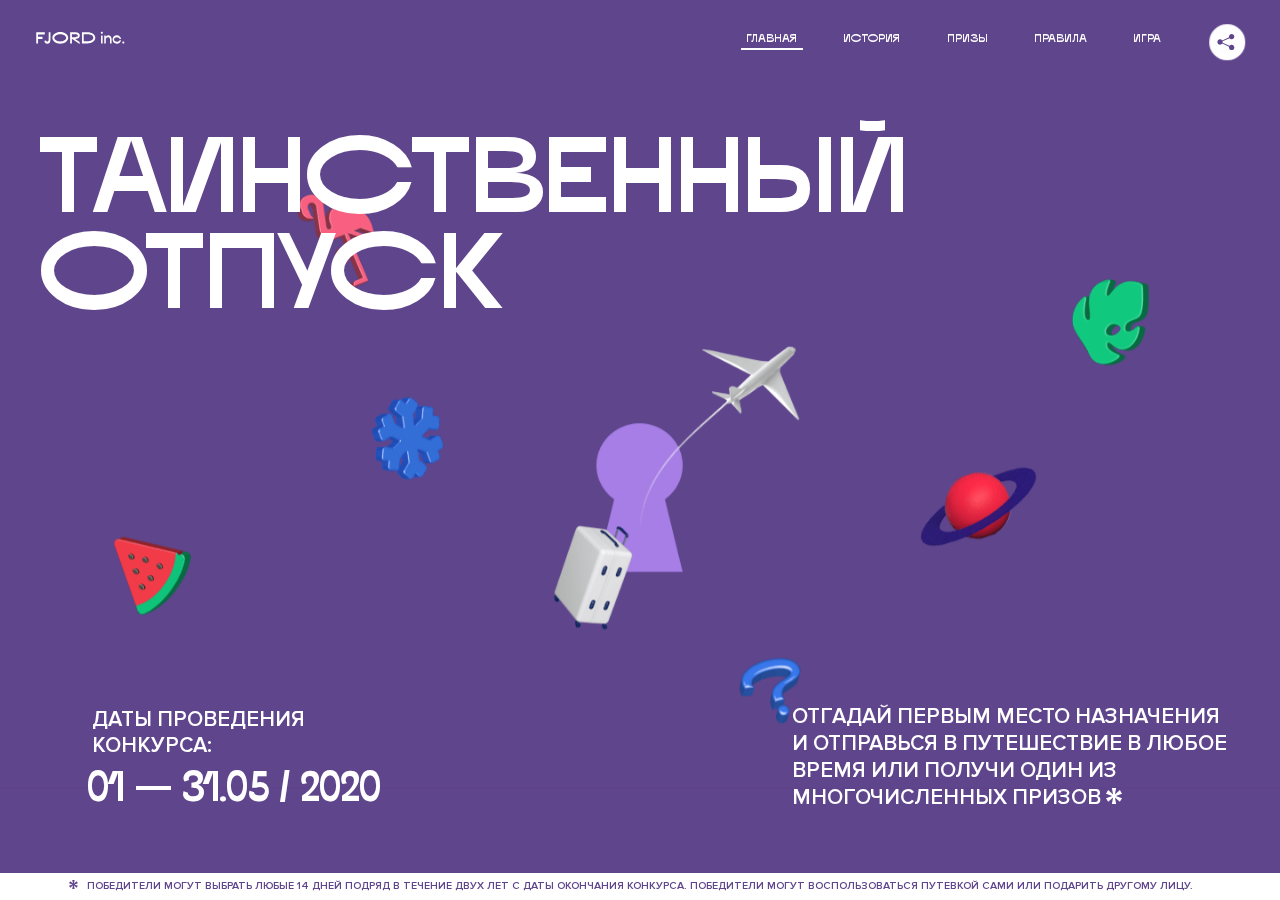
<file: 4/index.html>
<!DOCTYPE html>
<html lang="ru">
<head>
  <meta charset="UTF-8">
  <meta name="description" content="">
  <meta name="viewport" content="width=device-width, initial-scale=1.0">
  <meta http-equiv="X-UA-Compatible" content="ie=edge">
  <title>Mysterious Vacation</title>
<link href="css/style.min.css" rel="stylesheet">  <base href="https://htmlacademy-animation.github.io/239669-magic-vacation-1/4/">
</head>
<body>

  <header class="page-header js-header">
    <div class="page-header__wrapper">
      <a href="#" class="page-header__logo" aria-label="Перейти на страницу FJORD.Inc">
        <svg width="100" height="15" viewBox="0 0 100 15" fill="none" xmlns="http://www.w3.org/2000/svg">
          <path d="M0.26 1.4V14H2.276V8.906H7.334V6.44H2.276V3.848H9.872V1.4H0.26ZM12.733 14.36C15.127 14.36 16.243 12.65 16.243 9.5V1.4H14.263V8.96C14.263 11.21 13.723 11.876 12.733 11.876C11.833 11.876 11.473 11.3 11.347 10.58L9.36702 10.94C9.63702 13.046 10.663 14.36 12.733 14.36ZM18.3918 7.7C18.3918 11.372 22.3878 14.36 27.3198 14.36C32.2518 14.36 36.2478 11.372 36.2478 7.7C36.2478 4.028 32.2518 1.04 27.3198 1.04C22.3878 1.04 18.3918 4.028 18.3918 7.7ZM20.6058 7.7C20.6058 5.378 23.6118 3.524 27.3198 3.524C30.9918 3.524 33.9798 5.378 33.9798 7.7C33.9798 10.004 30.9918 11.858 27.3198 11.858C23.6118 11.858 20.6058 10.004 20.6058 7.7ZM40.403 14V8.906H40.799L49.079 14.702V12.38L44.039 8.906H44.201C47.999 8.906 49.277 7.304 49.277 5.162C49.277 3.092 47.999 1.4 44.201 1.4H38.387V14H40.403ZM43.535 3.722C45.785 3.722 47.045 4.136 47.045 5.432C47.045 6.764 45.785 7.034 43.535 7.034H40.403V3.722H43.535ZM51.6936 1.382V14H57.8676C62.7456 14 66.7236 11.534 66.7236 7.7C66.7236 3.848 62.7456 1.382 57.8676 1.382H51.6936ZM53.7096 11.624V3.722H57.5436C61.5396 3.722 64.4916 5.018 64.4916 7.7C64.4916 10.238 61.5396 11.624 57.5436 11.624H53.7096ZM73.1832 14.018H74.9832V5H73.1832V14.018ZM72.9132 1.976C72.9132 2.57 73.3992 3.092 74.0832 3.092C74.7492 3.092 75.2352 2.57 75.2352 1.976C75.2352 1.382 74.7672 0.805999 74.0832 0.805999C73.3812 0.805999 72.9132 1.382 72.9132 1.976ZM76.7867 14H78.5687V9.104C78.7487 8.006 79.5947 6.962 81.0887 6.962C82.1147 6.962 83.2667 7.448 83.2667 9.554V14H85.0487V9.014C85.0487 6.152 83.2307 4.73 81.3587 4.73C79.9187 4.73 79.0727 5.558 78.5687 6.854V5H76.7867V14ZM90.9898 14.27C93.5098 14.27 95.3818 12.506 95.7238 10.328H94.0498C93.7258 11.3 92.6998 12.02 90.9898 12.02C88.8478 12.02 87.7678 10.922 87.7678 9.59C87.7678 8.24 88.8478 6.962 90.9898 6.962C92.7538 6.962 93.7978 7.844 94.0858 8.924H95.7418C95.4358 6.71 93.6178 4.73 90.9898 4.73C88.0918 4.73 86.1298 7.124 86.1298 9.59C86.1298 12.074 88.1278 14.27 90.9898 14.27ZM97.0693 12.938C97.0693 13.658 97.5553 14.144 98.2753 14.144C98.9953 14.144 99.4813 13.658 99.4813 12.938C99.4813 12.2 98.9953 11.714 98.2753 11.714C97.5553 11.714 97.0693 12.2 97.0693 12.938Z" fill="currentColor"></path>
        </svg>
      </a>
      <button class="page-header__toggler js-menu-toggler" type="button" aria-label="Управление мобильным меню"><span>Меню</span></button>
      <nav class="page-header__nav">
        <div class="page-header__menu js-menu" id="menu">
          <ul>
            <li>
              <a class="js-menu-link" href="#top" data-href="top">главная</a>
            </li>
            <li>
              <a class="js-menu-link" href="#story" data-href="story">история</a>
            </li>
            <li>
              <a class="js-menu-link" href="#prizes" data-href="prizes">призы</a>
            </li>
            <li>
              <a class="js-menu-link" href="#rules" data-href="rules">правила</a>
            </li>
            <li>
              <a class="js-menu-link" href="#game" data-href="game">игра</a>
            </li>
          </ul>
        </div>
        <div class="page-header__social">
          <div class="social-block js-social-block">
            <button class="social-block__toggler" aria-label="Управлять блоком с социальными кнопками">
              <svg width="26" height="22" viewBox="0 0 27 22" fill="none" xmlns="http://www.w3.org/2000/svg">
                <path d="M19.6721 7.43664C21.6273 7.43664 23.213 5.85095 23.213 3.89566C23.213 1.94037 21.6273 0.354675 19.6721 0.354675C17.7168 0.354675 16.1311 1.94037 16.1311 3.89566C16.1311 4.19968 16.1728 4.49178 16.2458 4.77345L7.21751 8.95527C6.57519 8.05214 5.52303 7.46049 4.33078 7.46049C2.37549 7.46049 0.789795 9.04618 0.789795 11.0015C0.789795 12.9568 2.37549 14.5425 4.33078 14.5425C5.52303 14.5425 6.57668 13.9508 7.21751 13.0477L16.2458 17.2295C16.1743 17.5112 16.1311 17.8033 16.1311 18.1073C16.1311 20.0626 17.7168 21.6483 19.6721 21.6483C21.6273 21.6483 23.213 20.0626 23.213 18.1073C23.213 16.152 21.6273 14.5663 19.6721 14.5663C18.4798 14.5663 17.4262 15.158 16.7853 16.0611L7.75701 11.8793C7.82854 11.5976 7.87176 11.3055 7.87176 11.0015C7.87176 10.6974 7.83003 10.4053 7.75701 10.1237L16.7853 5.94186C17.4262 6.84499 18.4783 7.43664 19.6721 7.43664Z" fill="currentColor"></path>
              </svg>
            </button>
            <ul class="social-block__list">
              <li>
                <a class="social-block__link social-block__link--fb" href="#" aria-label="Мы на Facebook">
                  <svg width="8" height="17" viewBox="0 0 8 17" fill="none" xmlns="http://www.w3.org/2000/svg">
                    <path d="M4.24646 16.9899H1.09275L1.05793 8.49828H0V5.30707H1.05793V3.81124C1.05793 1.42084 2.57654 0 5.21735 0H7.41758V3.18585H5.30841C4.28262 3.18585 4.2478 3.48582 4.2478 4.24914V5.30707H7.42964L7.16716 8.49828H4.2478V16.9899H4.24646Z" fill="currentColor"></path>
                  </svg>
                </a>
              </li>
              <li>
                <a class="social-block__link social-block__link--insta" href="#" aria-label="Мы в Instagram">
                  <svg width="15" height="15" viewBox="0 0 15 15" fill="none" xmlns="http://www.w3.org/2000/svg">
                    <path d="M11.0197 0H4.19806C2.14246 0 0.471191 1.66993 0.471191 3.72285V10.5499C0.471191 12.6082 2.14112 14.2727 4.19806 14.2727H11.0197C13.0753 14.2727 14.7466 12.6082 14.7466 10.5499V3.72285C14.7466 1.67127 13.0753 0 11.0197 0ZM11.0197 12.4849H4.19806C3.13076 12.4849 2.26432 11.6158 2.26432 10.5512V3.72419C2.26432 2.65956 3.13076 1.79715 4.19806 1.79715H11.0197C12.087 1.79715 12.9535 2.6609 12.9535 3.72419V10.5512C12.9535 11.6145 12.087 12.4849 11.0197 12.4849Z" fill="currentColor"></path>
                    <path d="M7.60887 3.11084C5.38989 3.11084 3.58203 4.9187 3.58203 7.14036C3.58203 9.35532 5.38989 11.1645 7.60887 11.1645C9.83053 11.1645 11.6357 9.35666 11.6357 7.14036C11.6357 4.9187 9.83053 3.11084 7.60887 3.11084ZM7.60887 9.36871C6.37551 9.36871 5.37784 8.37372 5.37784 7.14036C5.37784 5.90699 6.37551 4.90665 7.60887 4.90665C8.83822 4.90665 9.84259 5.90833 9.84259 7.14036C9.84392 8.37238 8.83822 9.36871 7.60887 9.36871Z" fill="currentColor"></path>
                    <path d="M11.3573 2.35962C10.8256 2.35962 10.3931 2.79752 10.3931 3.32381C10.3931 3.85546 10.8256 4.29336 11.3573 4.29336C11.8862 4.29336 12.3215 3.85546 12.3215 3.32381C12.3215 2.79752 11.8862 2.35962 11.3573 2.35962Z" fill="currentColor"></path>
                  </svg>
                </a>
              </li>
              <li>
                <a class="social-block__link social-block__link--vk" href="#" aria-label="Мы ВКонтакте">
                  <svg width="17" height="10" viewBox="0 0 17 10" fill="none" xmlns="http://www.w3.org/2000/svg">
                    <path d="M14.1234 4.9002C14.1234 4.9002 16.3623 1.72708 16.5866 0.680242C16.6595 0.312285 16.4947 0.103188 16.1069 0.103188C16.1069 0.103188 14.8193 0.103188 14.168 0.103188C13.7235 0.103188 13.5587 0.293278 13.4235 0.579768C13.4235 0.579768 12.3724 2.82553 11.0969 4.24712C10.6861 4.70333 10.4781 4.84318 10.2511 4.84318C10.0646 4.84318 9.98625 4.6911 9.98625 4.27834V0.649016C9.98625 0.147997 9.92545 0.00135496 9.5066 0.00135496H6.39628C6.15578 0.00135496 6.0085 0.134417 6.0085 0.324506C6.0085 0.801084 6.73406 0.908351 6.73406 2.20231V4.87305C6.73406 5.40529 6.70569 5.61575 6.45303 5.61575C5.78016 5.61575 4.19528 3.30618 3.30623 0.678887C3.12923 0.145282 2.93737 0 2.43475 0H0.486409C0.205373 0 0 0.190085 0 0.476576C0 0.991172 0.60666 3.40801 2.99277 6.64358C4.59927 8.8201 6.70569 10 8.60269 10C9.76196 10 10.0416 9.80312 10.0416 9.31432V7.63883C10.0416 7.22607 10.2065 7.04956 10.4429 7.04956C10.7078 7.04956 11.1847 7.13238 12.2805 8.22268C13.5843 9.47862 13.6762 10 14.3896 10H16.5676C16.7919 10 17 9.89273 17 9.52342C17 9.02919 16.3623 8.15343 15.384 7.10659C14.9801 6.56755 14.3302 5.98914 14.1248 5.72301C13.8275 5.40801 13.9154 5.23014 14.1234 4.9002Z" fill="currentColor"></path>
                  </svg>
                </a>
              </li>
            </ul>
          </div>
        </div>
      </nav>
    </div>
  </header>

  <main class="page-content">

    <section class="animation-screen"></section>

    <section class="screen screen--hidden screen--intro" id="top">
      <div class="screen__wrapper">
        <div class="intro">
          <h1 class="intro__title">Таинственный отпуск</h1>
          <div class="intro__content">
            <div class="intro__info">
              <p class="intro__label">Даты проведения конкурса:</p>
              <p class="intro__date">01 — 31.05 / 2020</p>
            </div>
            <div class="intro__message">
              <p>
                Отгадай первым место назначения и&nbsp;отправься в&nbsp;путешествие в&nbsp;любое время или получи один из многочисленных призов
                <svg width="16" height="16" viewBox="0 0 10 10" fill="none" xmlns="http://www.w3.org/2000/svg">
                  <path d="M0 6.35337L3.90271 4.99012L0 3.64663L1.34615 1.32374L4.44287 4.01073L3.67364 0H6.34615L5.57692 4.01073L8.65385 1.32374L10 3.64663L6.13405 4.99012L10 6.35337L8.65385 8.65651L5.57692 5.98927L6.34615 10H3.67364L4.44287 5.96952L1.34615 8.65651L0 6.35337Z" fill="currentColor"></path>
                </svg>
              </p>
            </div>
          </div>
        </div>
      </div>
      <div class="screen__footer js-footer">
        <button class="screen__footer-enlarge js-footer-toggler" type="button" aria-label="Показать сообщение">
          <svg width="10" height="10" viewBox="0 0 10 10" fill="none" xmlns="http://www.w3.org/2000/svg">
            <path d="M0 6.35337L3.90271 4.99012L0 3.64663L1.34615 1.32374L4.44287 4.01073L3.67364 0H6.34615L5.57692 4.01073L8.65385 1.32374L10 3.64663L6.13405 4.99012L10 6.35337L8.65385 8.65651L5.57692 5.98927L6.34615 10H3.67364L4.44287 5.96952L1.34615 8.65651L0 6.35337Z" fill="currentColor"></path>
          </svg>
        </button>
        <button class="screen__footer-collapse js-footer-toggler" type="button" aria-label="Скрыть сообщение">
          <svg width="13" height="13" viewBox="0 0 13 13" fill="none" xmlns="http://www.w3.org/2000/svg">
            <line x1="12.3536" y1="0.353553" x2="0.738349" y2="11.9688" stroke="currentColor"></line>
            <line x1="0.738319" y1="0.539925" x2="12.3535" y2="12.1551" stroke="currentColor"></line>
          </svg>
        </button>
        <div class="screen__footer-wrapper">
          <div class="screen__footer-announce">
            <p class="screen__footer-label">Даты проведения конкурса:</p>
            <p class="screen__footer-date">01 — 31.05 / 2020</p>
          </div>
          <div class="screen__footer-note">
            <p>
              <svg width="10" height="10" viewBox="0 0 10 10" fill="none" xmlns="http://www.w3.org/2000/svg">
                <path d="M0 6.35337L3.90271 4.99012L0 3.64663L1.34615 1.32374L4.44287 4.01073L3.67364 0H6.34615L5.57692 4.01073L8.65385 1.32374L10 3.64663L6.13405 4.99012L10 6.35337L8.65385 8.65651L5.57692 5.98927L6.34615 10H3.67364L4.44287 5.96952L1.34615 8.65651L0 6.35337Z" fill="currentColor"></path>
              </svg>
              <span>Победители могут выбрать любые 14 дней подряд в&nbsp;течение двух лет с&nbsp;даты окончания конкурса. Победители могут воспользоваться путевкой сами или подарить другому лицу.</span>
            </p>
          </div>
        </div>
      </div>
    </section>

    <section class="screen screen--hidden screen--story" id="story">

      <div class="slider swiper-container js-slider">

        <div class="swiper-wrapper">

          <div class="slider__item swiper-slide">
            <h2 class="slider__item-title">История</h2>
            <p class="slider__item-text">Джеймс Таргет был основателем компании &laquo;Fjord Inc.&raquo;. С&nbsp;1965 года &laquo;Fjord Inc.&raquo; прославилась надёжными и&nbsp;удобными чемоданами и&nbsp;аксессуарами для туристов.</p>
          </div>

          <div class="slider__item swiper-slide">
            <p class="slider__item-text">Когда Джеймсу было 7&nbsp;лет, в&nbsp;их&nbsp;доме гостил дядюшка и&nbsp;развлекал детей рассказами о&nbsp;своей поездке в&nbsp;место, показавшееся малышу Таргету невероятным. Тогда Джеймс решил, что однажды посетит его, но&nbsp;не&nbsp;будет рассказывать о&nbsp;мечте, пока не&nbsp;осуществит.</p>
          </div>

          <div class="slider__item swiper-slide">
            <p class="slider__item-text">Джеймс Таргет стал увлеченным путешественником. Он&nbsp;посетил 5&nbsp;континентов, 126&nbsp;стран.</p>
          </div>

          <div class="slider__item swiper-slide">
            <p class="slider__item-text">Он&nbsp;сплавлялся по&nbsp;Амазонке и&nbsp;погружался в&nbsp;пещеры Франции, медитировал в&nbsp;горах Тибета и&nbsp;пожимал руку вождя племени Акугауа.</p>
          </div>

          <div class="slider__item swiper-slide">
            <p class="slider__item-text">Из&nbsp;своих поездок Джеймс Таргет привозил идеи, как сделать свои чемоданы &laquo;Fjord Inc.&raquo; удобными и&nbsp;приспособленными к&nbsp;разным дорожным условиям.</p>
          </div>

          <div class="slider__item swiper-slide">
            <p class="slider__item-text">Всё это время Джеймс не&nbsp;оставлял идею поездки своей мечты. Однако, как только он&nbsp;брался за&nbsp;планирование, возникали препятствия, не&nbsp;позволяющие отправиться туда.</p>
          </div>

          <div class="slider__item swiper-slide">
            <p class="slider__item-text">В&nbsp;возрасте 67&nbsp;лет Джеймс Таргет попал под лавину и&nbsp;погиб. В&nbsp;своём завещании он&nbsp;поручил отправить в&nbsp;заветное путешествие трёх смельчаков, единых с&nbsp;ним духом.</p>
          </div>

          <div class="slider__item swiper-slide">
            <p class="slider__item-text">Тех, кто сможет узнать таинственное место, задавая вопросы специально обученному ИИ&nbsp;&laquo;Соне&raquo;, ждет фантастическое путешествие.</p>
          </div>
        </div>
        <div class="slider__controls">
          <button class="slider__control slider__control--prev js-control-prev" type="button" aria-label="Показать предыдущую историю">
            <svg width="12" height="22" viewBox="0 0 12 22" fill="none" xmlns="http://www.w3.org/2000/svg">
              <path d="M11 1L1 11L11 21" stroke="currentColor" stroke-width="2" stroke-linejoin="round"></path>
            </svg>
          </button>
          <button class="slider__control slider__control--next js-control-next" type="button" aria-label="Показать следующую историю">
            <svg width="12" height="22" viewBox="0 0 12 22" fill="none" xmlns="http://www.w3.org/2000/svg">
              <path d="M1 1L11 11L1 21" stroke="currentColor" stroke-width="2" stroke-linejoin="round"></path>
            </svg>
          </button>
        </div>
        <div class="slider__pagination swiper-pagination"></div>
      </div>
    </section>

    <section class="screen screen--hidden screen--prizes" id="prizes">
      <div class="screen__wrapper">
        <div class="prizes">
          <h2 class="prizes__title">ПРизы</h2>
          <div class="prizes__lead">
            <p>Найди ответ и&nbsp;получи один из&nbsp;призов:</p>
          </div>
          <ul class="prizes__list">
            <li class="prizes__item prizes__item--journeys">
              <div class="prizes__icon">
                <picture>
                  <source srcset="img/prize1-mob.svg" media="(orientation: portrait)">
                  <img src="img/prize1.svg" alt="">
                </picture>
              </div>
              <p class="prizes__desc">
                <b>3</b>
                <span>загадочных путешествия</span>
              </p>
            </li>
            <li class="prizes__item prizes__item--cases">
              <div class="prizes__icon">
                <picture>
                  <source srcset="img/prize2-mob.svg" media="(orientation: portrait)">
                  <img src="img/prize2.svg" alt="">
                </picture>
              </div>
              <p class="prizes__desc">
                <b>7</b>
                <span>надежных чемоданов</span>
              </p>
            </li>
            <li class="prizes__item prizes__item--codes">
              <div class="prizes__icon">
                <picture>
                  <source srcset="img/prize3-mob.svg" media="(orientation: portrait)">
                  <img src="img/prize3.svg" alt="">
                </picture>
              </div>
              <p class="prizes__desc">
                <b>900</b>
                <span>
                  промокодов на&nbsp;скидку 15%
                  <svg width="10" height="10" viewBox="0 0 10 10" fill="none" xmlns="http://www.w3.org/2000/svg">
                    <path d="M0 6.35337L3.90271 4.99012L0 3.64663L1.34615 1.32374L4.44287 4.01073L3.67364 0H6.34615L5.57692 4.01073L8.65385 1.32374L10 3.64663L6.13405 4.99012L10 6.35337L8.65385 8.65651L5.57692 5.98927L6.34615 10H3.67364L4.44287 5.96952L1.34615 8.65651L0 6.35337Z" fill="currentColor"></path>
                  </svg>
                </span>
              </p>
            </li>
          </ul>
        </div>
      </div>
      <div class="screen__footer js-footer">
        <button class="screen__footer-enlarge js-footer-toggler" type="button" aria-label="Показать сообщение">
          <svg width="10" height="10" viewBox="0 0 10 10" fill="none" xmlns="http://www.w3.org/2000/svg">
            <path d="M0 6.35337L3.90271 4.99012L0 3.64663L1.34615 1.32374L4.44287 4.01073L3.67364 0H6.34615L5.57692 4.01073L8.65385 1.32374L10 3.64663L6.13405 4.99012L10 6.35337L8.65385 8.65651L5.57692 5.98927L6.34615 10H3.67364L4.44287 5.96952L1.34615 8.65651L0 6.35337Z" fill="currentColor"></path>
          </svg>
        </button>
        <button class="screen__footer-collapse js-footer-toggler" type="button" aria-label="Скрыть сообщение">
          <svg width="13" height="13" viewBox="0 0 13 13" fill="none" xmlns="http://www.w3.org/2000/svg">
            <line x1="12.3536" y1="0.353553" x2="0.738349" y2="11.9688" stroke="currentColor"></line>
            <line x1="0.738319" y1="0.539925" x2="12.3535" y2="12.1551" stroke="currentColor"></line>
          </svg>
        </button>
        <div class="screen__footer-wrapper">
          <div class="screen__footer-announce">
            <p class="screen__footer-label">Даты проведения конкурса:</p>
            <p class="screen__footer-date">01 — 31.05 / 2020</p>
          </div>
          <div class="screen__footer-note">
            <p>
              <svg width="10" height="10" viewBox="0 0 10 10" fill="none" xmlns="http://www.w3.org/2000/svg">
                <path d="M0 6.35337L3.90271 4.99012L0 3.64663L1.34615 1.32374L4.44287 4.01073L3.67364 0H6.34615L5.57692 4.01073L8.65385 1.32374L10 3.64663L6.13405 4.99012L10 6.35337L8.65385 8.65651L5.57692 5.98927L6.34615 10H3.67364L4.44287 5.96952L1.34615 8.65651L0 6.35337Z" fill="currentColor"></path>
              </svg>
              <span>Скидка&nbsp;15% на&nbsp;единоразовое приобретение путёвки с&nbsp;1&nbsp;июня 2020 по&nbsp;31&nbsp;мая 2022&nbsp;года. Суммируется с&nbsp;другими акциями</span>
            </p>
          </div>
        </div>
      </div>
    </section>

    <section class="screen screen--hidden screen--rules" id="rules">
      <div class="screen__wrapper">
        <div class="rules">
          <h2 class="rules__title">Правила</h2>
          <div class="rules__lead">
            <p>Для того чтобы получить наследство Джеймса Таргета, тебе нужно выведать у&nbsp;&laquo;Сони&raquo;, куда предстоит отправиться тебе в&nbsp;случае победы</p>
          </div>
          <ol class="rules__list">
            <li class="rules__item">
              <p>Тебе отводится <br>5&nbsp;минут</p>
            </li>
            <li class="rules__item">
              <p>Задавай любые вопросы в&nbsp;текстовом поле</p>
            </li>
            <li class="rules__item">
              <p>Нажимай кнопку &laquo;Узнать&raquo;, чтобы получить ответ</p>
            </li>
            <li class="rules__item">
              <p>&laquo;Соня&raquo; может отвечать только&nbsp;Да или Нет</p>
            </li>
          </ol>
          <a href="#game" class="rules__link btn"><span>Погнали!</span></a>
        </div>
      </div>
      <div class="screen__disclaimer">
        <div class="disclaimer">
          <ul>
            <li>
              <a href="#">Правовая информация</a>
            </li>
            <li>
              <a href="#">Подробные правила</a>
            </li>
          </ul>
        </div>
      </div>
    </section>

    <section class="screen screen--hidden screen--game" id="game">
      <div class="screen__wrapper">
        <div class="game">
          <div class="game__header">
            <h2 class="game__title">Игра</h2>
            <div class="game__counter">
              <span>05</span>:<span>00</span>
            </div>
          </div>
          <div class="game__body">
            <div class="chat">
              <div class="chat__body js-chat">
                <ul class="chat__list" id="messages"></ul>
              </div>
              <div class="chat__footer">
                <form action="#" method="post" class="form" id="message-form">
                  <label for="message-field" class="visually-hidden">Поле для ввода вопроса</label>
                  <input type="text" class="form__field" id="message-field">
                  <button class="form__button btn">
                    Узнать
                    <svg width="18" height="19" viewBox="0 0 18 19" fill="none" xmlns="http://www.w3.org/2000/svg">
                      <path stroke="currentColor" stroke-width="2" d="M9 19V1"></path>
                      <path d="M1 9l8-8 8 8" stroke="currentColor" stroke-width="2" stroke-linejoin="round"></path>
                    </svg>
                  </button>
                </form>
              </div>
            </div>
          </div>
          <!-- временные кнопки для показа результата -->
          <div class="game__buttons">
            <button class="game__button btn js-show-result" type="button" data-target="result">Положительный результат</button>
            <button class="game__button btn js-show-result" type="button" data-target="result2">Положительный результат - 2</button>
            <button class="game__button btn js-show-result" type="button" data-target="result3">Отрицательный результат</button>
          </div>
        </div>
      </div>
    </section>

    <section class="screen screen--hidden screen--result" id="result">
      <div class="screen__wrapper">
        <div class="result result--trip">
          <div class="result__image">
            <picture>
              <source srcset="img/result1-mob.png 1x, img/result1-mob@2x.png 2x" media="(max-width: 768px) and (orientation: portrait)">
              <img src="img/result1.png" srcset="img/result1@2x.png 2x" alt="">
            </picture>
          </div>
          <h2 class="result__title">
            <span class="visually-hidden">ПОбеда!</span>
            <svg xmlns="http://www.w3.org/2000/svg" viewBox="0 0 568.85 109.24">
              <path d="M16,24.44V92H2.6V8H75V92H61.52V24.44H16Z" transform="translate(-2.1 -1.5)" fill="none" stroke="currentColor"></path>
              <path d="M148.76,5.6c32.88,0,59.52,19.92,59.52,44.4s-26.64,44.4-59.52,44.4S89.24,74.48,89.24,50,115.88,5.6,148.76,5.6Zm0,72.12c24.48,0,44.4-12.36,44.4-27.72s-19.92-27.84-44.4-27.84C124,22.16,104,34.52,104,50S124,77.72,148.76,77.72Z" transform="translate(-2.1 -1.5)" fill="none" stroke="currentColor"></path>
              <path d="M287.36,8V24.44H236v14.4h25.32c25.44,0,34,11.16,34,26.52,0,15.6-8.52,26.64-34,26.64H222.56V8h64.8ZM256.88,76.52c15.12,0,23.52-2,23.52-11.52S272,54.44,256.88,54.44H236V76.52h20.88Z" transform="translate(-2.1 -1.5)" fill="none" stroke="currentColor"></path>
              <path d="M371.47,8V24.44H320.84V41.6h33.6V58h-33.6V75.56h50.64V92H307.4V8h64.08Z" transform="translate(-2.1 -1.5)" fill="none" stroke="currentColor"></path>
              <path d="M382.39,110.24V75.56h7.44c4.56-4.68,7.8-18.36,8.76-56L399,8h48.6V75.56h10v34.68H442.87V92H397v18.24H382.39Zm51.72-34.68V24.44H411.55v3.12c-0.48,22.44-3.24,37.68-7.2,48h29.76Z" transform="translate(-2.1 -1.5)" fill="none" stroke="currentColor"></path>
              <path d="M463.75,92l28-84h27.12l28.08,84H533.47l-7.8-23.52h-37.8L480.07,92H463.75Zm56.64-40L507,11.84,493.51,52h26.88Z" transform="translate(-2.1 -1.5)" fill="none" stroke="currentColor"></path>
              <path d="M554.12,70.4L555.55,2H569l1.44,68.4H554.12Zm8.28,6.36c4.8,0,8,3.24,8,8.16a8,8,0,1,1-16.08,0C554.35,80,557.59,76.76,562.39,76.76Z" transform="translate(-2.1 -1.5)" fill="none" stroke="currentColor"></path>
            </svg>
          </h2>
          <div class="result__text">
            <p>ты&nbsp;отправляешься в&nbsp;Арктику!</p>
          </div>
          <div class="result__form">
            <form action="#" method="post" class="form form--result">
              <label for="email-field" class="form__label">зарегистрируй результат</label>
              <input type="email" class="form__field" id="email-field" placeholder="e-mail для регистации результата и получения приза" required="">
              <button class="form__button btn">
                отправить
                <svg width="18" height="19" viewBox="0 0 18 19" fill="none" xmlns="http://www.w3.org/2000/svg">
                  <path stroke="currentColor" stroke-width="2" d="M9 19V1"></path>
                  <path d="M1 9l8-8 8 8" stroke="currentColor" stroke-width="2" stroke-linejoin="round"></path>
                </svg>
              </button>
            </form>
          </div>
        </div>
      </div>
    </section>

    <section class="screen screen--hidden screen--result" id="result2">
      <div class="screen__wrapper">
        <div class="result result--prize">
          <div class="result__image">
            <picture>
              <source srcset="img/result2-mob.png 1x, img/result2-mob@2x.png 2x" media="(max-width: 768px) and (orientation: portrait)">
              <img src="img/result2.png" srcset="img/result2@2x.png 2x" alt="">
            </picture>
          </div>
          <h2 class="result__title">
            <span class="visually-hidden">ПОбеда!</span>
            <svg xmlns="http://www.w3.org/2000/svg" viewBox="0 0 568.85 109.24">
              <path d="M16,24.44V92H2.6V8H75V92H61.52V24.44H16Z" transform="translate(-2.1 -1.5)" fill="none" stroke="currentColor"></path>
              <path d="M148.76,5.6c32.88,0,59.52,19.92,59.52,44.4s-26.64,44.4-59.52,44.4S89.24,74.48,89.24,50,115.88,5.6,148.76,5.6Zm0,72.12c24.48,0,44.4-12.36,44.4-27.72s-19.92-27.84-44.4-27.84C124,22.16,104,34.52,104,50S124,77.72,148.76,77.72Z" transform="translate(-2.1 -1.5)" fill="none" stroke="currentColor"></path>
              <path d="M287.36,8V24.44H236v14.4h25.32c25.44,0,34,11.16,34,26.52,0,15.6-8.52,26.64-34,26.64H222.56V8h64.8ZM256.88,76.52c15.12,0,23.52-2,23.52-11.52S272,54.44,256.88,54.44H236V76.52h20.88Z" transform="translate(-2.1 -1.5)" fill="none" stroke="currentColor"></path>
              <path d="M371.47,8V24.44H320.84V41.6h33.6V58h-33.6V75.56h50.64V92H307.4V8h64.08Z" transform="translate(-2.1 -1.5)" fill="none" stroke="currentColor"></path>
              <path d="M382.39,110.24V75.56h7.44c4.56-4.68,7.8-18.36,8.76-56L399,8h48.6V75.56h10v34.68H442.87V92H397v18.24H382.39Zm51.72-34.68V24.44H411.55v3.12c-0.48,22.44-3.24,37.68-7.2,48h29.76Z" transform="translate(-2.1 -1.5)" fill="none" stroke="currentColor"></path>
              <path d="M463.75,92l28-84h27.12l28.08,84H533.47l-7.8-23.52h-37.8L480.07,92H463.75Zm56.64-40L507,11.84,493.51,52h26.88Z" transform="translate(-2.1 -1.5)" fill="none" stroke="currentColor"></path>
              <path d="M554.12,70.4L555.55,2H569l1.44,68.4H554.12Zm8.28,6.36c4.8,0,8,3.24,8,8.16a8,8,0,1,1-16.08,0C554.35,80,557.59,76.76,562.39,76.76Z" transform="translate(-2.1 -1.5)" fill="none" stroke="currentColor"></path>
            </svg>
          </h2>
          <div class="result__text">
            <p>чемодан &laquo;Fjord&nbsp;Inc.&raquo;&nbsp;твой</p>
          </div>
          <div class="result__form">
            <form action="#" method="post" class="form form--result">
              <label for="email-field2" class="form__label">зарегистрируй результат</label>
              <input type="email" class="form__field" id="email-field2" placeholder="e-mail для регистации результата и получения приза" required="">
              <button class="form__button btn">
                отправить
                <svg width="18" height="19" viewBox="0 0 18 19" fill="none" xmlns="http://www.w3.org/2000/svg">
                  <path stroke="currentColor" stroke-width="2" d="M9 19V1"></path>
                  <path d="M1 9l8-8 8 8" stroke="currentColor" stroke-width="2" stroke-linejoin="round"></path>
                </svg>
              </button>
            </form>
          </div>
        </div>
      </div>
    </section>

    <section class="screen screen--hidden screen--result" id="result3">
      <div class="screen__wrapper">
        <div class="result result--negative">
          <div class="result__image">
            <picture>
              <source srcset="img/result3-mob.png 1x, img/result3-mob@2x.png 2x" media="(max-width: 768px) and (orientation: portrait)">
              <img src="img/result3.png" srcset="img/result3@2x.png 2x" alt="">
            </picture>
          </div>
          <h2 class="result__title">
            <span class="visually-hidden">Не угадал!</span>
            <svg xmlns="http://www.w3.org/2000/svg" viewBox="0 0 660.77 109.24">
              <path d="M2.66,92V8H16.1V42.2H53.3V8H66.74V92H53.3V58.64H16.1V92H2.66Z" transform="translate(-2.16 -1.5)" fill="none" stroke="currentColor"></path>
              <path d="M147.62,8V24.44H97V41.6h33.6V58H97V75.56h50.64V92H83.54V8h64.08Z" transform="translate(-2.16 -1.5)" fill="none" stroke="currentColor"></path>
              <path d="M199.22,8l20.52,42.36L235.34,8h16.44l-31,84H204.38l9.48-25.92L185.78,8h13.44Z" transform="translate(-2.16 -1.5)" fill="none" stroke="currentColor"></path>
              <path d="M273.74,24.44V92H260.3V8h50.16V24.44H273.74Z" transform="translate(-2.16 -1.5)" fill="none" stroke="currentColor"></path>
              <path d="M307.1,92l28-84h27.12l28.08,84H376.82L369,68.48h-37.8L323.42,92H307.1Zm56.64-40L350.3,11.84,336.86,52h26.88Z" transform="translate(-2.16 -1.5)" fill="none" stroke="currentColor"></path>
              <path d="M396.38,110.24V75.56h7.44c4.56-4.68,7.8-18.36,8.76-56L412.94,8h48.6V75.56h10v34.68H456.86V92H411v18.24H396.38ZM448.1,75.56V24.44H425.54v3.12c-0.48,22.44-3.24,37.68-7.2,48H448.1Z" transform="translate(-2.16 -1.5)" fill="none" stroke="currentColor"></path>
              <path d="M477.74,92l28-84h27.12L560.9,92H547.46l-7.8-23.52h-37.8L494.06,92H477.74Zm56.64-40-13.44-40.2L507.5,52h26.88Z" transform="translate(-2.16 -1.5)" fill="none" stroke="currentColor"></path>
              <path d="M568.7,76.88a13.77,13.77,0,0,0,5,1c6.6,0,10.44-6.24,12-58.32L586.22,8h46.2V92H619V24.44H598.82l-0.12,3.12C597.14,81,589,94.4,573.74,94.4a28.55,28.55,0,0,1-6.72-.84Z" transform="translate(-2.16 -1.5)" fill="none" stroke="currentColor"></path>
              <path d="M646.1,70.4L647.54,2H661l1.44,68.4H646.1Zm8.28,6.36c4.8,0,8,3.24,8,8.16a8,8,0,0,1-16.08,0C646.34,80,649.58,76.76,654.38,76.76Z" transform="translate(-2.16 -1.5)" fill="none" stroke="currentColor"></path>
            </svg>
          </h2>
          <button class="result__button js-play" type="button">
            не сдавайся!
            <span>
              <svg width="27" height="22" viewBox="0 0 27 22" fill="none" xmlns="http://www.w3.org/2000/svg">
                <path d="M10.6899 1.47998C5.42992 1.47998 1.16992 5.73998 1.16992 11C1.16992 16.26 5.42992 20.52 10.6899 20.52C15.9499 20.52 20.2099 16.26 20.2099 11V7.13998" stroke="currentColor" stroke-width="2" stroke-miterlimit="10"></path>
                <path d="M15.1099 12.5099L20.1499 7.13989L25.3099 12.6299" stroke="currentColor" stroke-width="2" stroke-miterlimit="10" stroke-linejoin="round"></path>
              </svg>
            </span>
          </button>
        </div>
      </div>
    </section>
    <div class="screen-background"></div>

  </main>

<script src="js/script.js"></script></body>
</html>
</file>
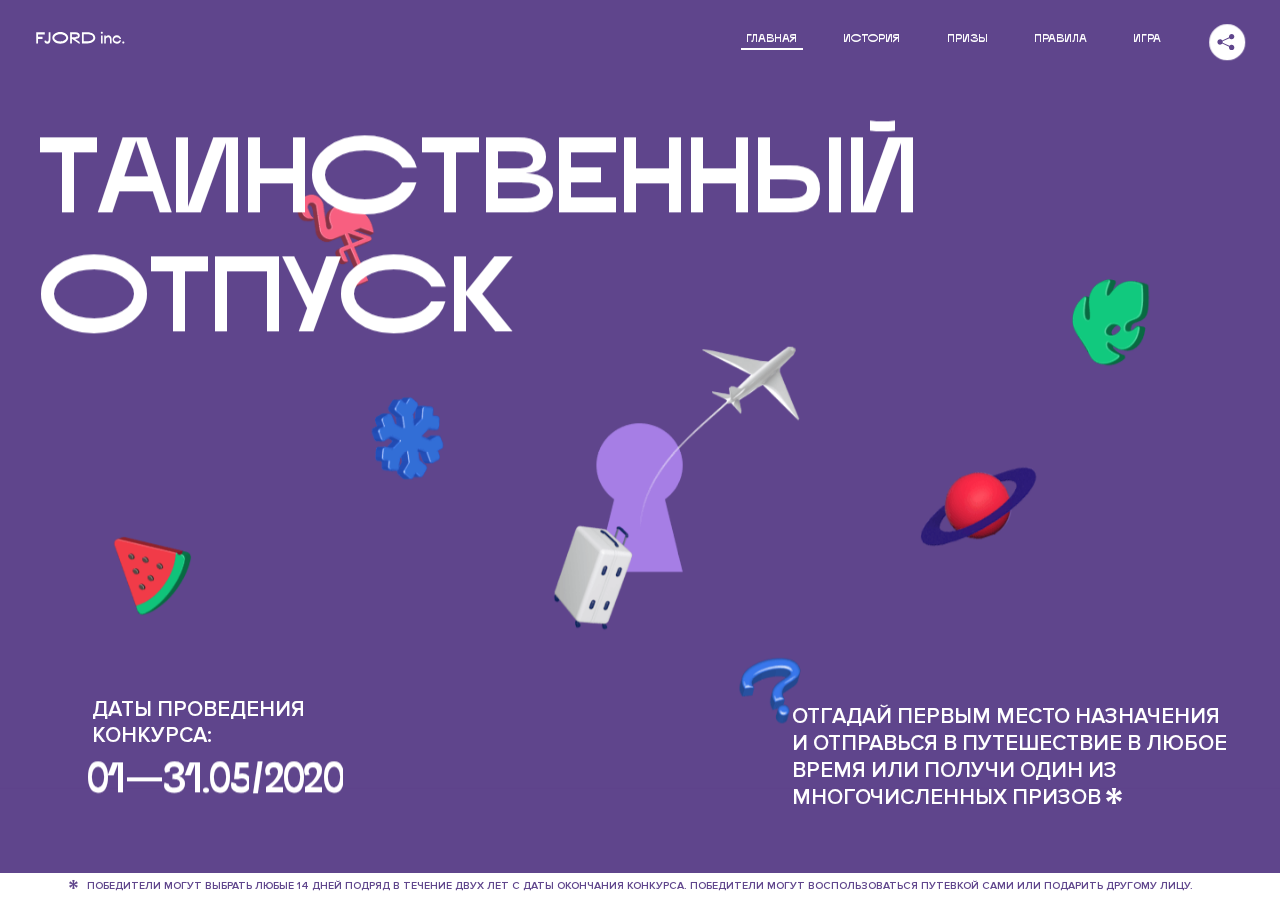
<file: 5/index.html>
<!DOCTYPE html>
<html lang="ru">
<head>
  <meta charset="UTF-8">
  <meta name="description" content="">
  <meta name="viewport" content="width=device-width, initial-scale=1.0">
  <meta http-equiv="X-UA-Compatible" content="ie=edge">
  <title>Mysterious Vacation</title>
<link href="css/style.min.css" rel="stylesheet">  <base href="https://htmlacademy-animation.github.io/239669-magic-vacation-1/5/">
</head>
<body>

  <header class="page-header js-header">
    <div class="page-header__wrapper">
      <a href="#" class="page-header__logo" aria-label="Перейти на страницу FJORD.Inc">
        <svg width="100" height="15" viewBox="0 0 100 15" fill="none" xmlns="http://www.w3.org/2000/svg">
          <path d="M0.26 1.4V14H2.276V8.906H7.334V6.44H2.276V3.848H9.872V1.4H0.26ZM12.733 14.36C15.127 14.36 16.243 12.65 16.243 9.5V1.4H14.263V8.96C14.263 11.21 13.723 11.876 12.733 11.876C11.833 11.876 11.473 11.3 11.347 10.58L9.36702 10.94C9.63702 13.046 10.663 14.36 12.733 14.36ZM18.3918 7.7C18.3918 11.372 22.3878 14.36 27.3198 14.36C32.2518 14.36 36.2478 11.372 36.2478 7.7C36.2478 4.028 32.2518 1.04 27.3198 1.04C22.3878 1.04 18.3918 4.028 18.3918 7.7ZM20.6058 7.7C20.6058 5.378 23.6118 3.524 27.3198 3.524C30.9918 3.524 33.9798 5.378 33.9798 7.7C33.9798 10.004 30.9918 11.858 27.3198 11.858C23.6118 11.858 20.6058 10.004 20.6058 7.7ZM40.403 14V8.906H40.799L49.079 14.702V12.38L44.039 8.906H44.201C47.999 8.906 49.277 7.304 49.277 5.162C49.277 3.092 47.999 1.4 44.201 1.4H38.387V14H40.403ZM43.535 3.722C45.785 3.722 47.045 4.136 47.045 5.432C47.045 6.764 45.785 7.034 43.535 7.034H40.403V3.722H43.535ZM51.6936 1.382V14H57.8676C62.7456 14 66.7236 11.534 66.7236 7.7C66.7236 3.848 62.7456 1.382 57.8676 1.382H51.6936ZM53.7096 11.624V3.722H57.5436C61.5396 3.722 64.4916 5.018 64.4916 7.7C64.4916 10.238 61.5396 11.624 57.5436 11.624H53.7096ZM73.1832 14.018H74.9832V5H73.1832V14.018ZM72.9132 1.976C72.9132 2.57 73.3992 3.092 74.0832 3.092C74.7492 3.092 75.2352 2.57 75.2352 1.976C75.2352 1.382 74.7672 0.805999 74.0832 0.805999C73.3812 0.805999 72.9132 1.382 72.9132 1.976ZM76.7867 14H78.5687V9.104C78.7487 8.006 79.5947 6.962 81.0887 6.962C82.1147 6.962 83.2667 7.448 83.2667 9.554V14H85.0487V9.014C85.0487 6.152 83.2307 4.73 81.3587 4.73C79.9187 4.73 79.0727 5.558 78.5687 6.854V5H76.7867V14ZM90.9898 14.27C93.5098 14.27 95.3818 12.506 95.7238 10.328H94.0498C93.7258 11.3 92.6998 12.02 90.9898 12.02C88.8478 12.02 87.7678 10.922 87.7678 9.59C87.7678 8.24 88.8478 6.962 90.9898 6.962C92.7538 6.962 93.7978 7.844 94.0858 8.924H95.7418C95.4358 6.71 93.6178 4.73 90.9898 4.73C88.0918 4.73 86.1298 7.124 86.1298 9.59C86.1298 12.074 88.1278 14.27 90.9898 14.27ZM97.0693 12.938C97.0693 13.658 97.5553 14.144 98.2753 14.144C98.9953 14.144 99.4813 13.658 99.4813 12.938C99.4813 12.2 98.9953 11.714 98.2753 11.714C97.5553 11.714 97.0693 12.2 97.0693 12.938Z" fill="currentColor"></path>
        </svg>
      </a>
      <button class="page-header__toggler js-menu-toggler" type="button" aria-label="Управление мобильным меню"><span>Меню</span></button>
      <nav class="page-header__nav">
        <div class="page-header__menu js-menu" id="menu">
          <ul>
            <li>
              <a class="js-menu-link" href="#top" data-href="top">главная</a>
            </li>
            <li>
              <a class="js-menu-link" href="#story" data-href="story">история</a>
            </li>
            <li>
              <a class="js-menu-link" href="#prizes" data-href="prizes">призы</a>
            </li>
            <li>
              <a class="js-menu-link" href="#rules" data-href="rules">правила</a>
            </li>
            <li>
              <a class="js-menu-link" href="#game" data-href="game">игра</a>
            </li>
          </ul>
        </div>
        <div class="page-header__social">
          <div class="social-block js-social-block">
            <button class="social-block__toggler" aria-label="Управлять блоком с социальными кнопками">
              <svg width="26" height="22" viewBox="0 0 27 22" fill="none" xmlns="http://www.w3.org/2000/svg">
                <path d="M19.6721 7.43664C21.6273 7.43664 23.213 5.85095 23.213 3.89566C23.213 1.94037 21.6273 0.354675 19.6721 0.354675C17.7168 0.354675 16.1311 1.94037 16.1311 3.89566C16.1311 4.19968 16.1728 4.49178 16.2458 4.77345L7.21751 8.95527C6.57519 8.05214 5.52303 7.46049 4.33078 7.46049C2.37549 7.46049 0.789795 9.04618 0.789795 11.0015C0.789795 12.9568 2.37549 14.5425 4.33078 14.5425C5.52303 14.5425 6.57668 13.9508 7.21751 13.0477L16.2458 17.2295C16.1743 17.5112 16.1311 17.8033 16.1311 18.1073C16.1311 20.0626 17.7168 21.6483 19.6721 21.6483C21.6273 21.6483 23.213 20.0626 23.213 18.1073C23.213 16.152 21.6273 14.5663 19.6721 14.5663C18.4798 14.5663 17.4262 15.158 16.7853 16.0611L7.75701 11.8793C7.82854 11.5976 7.87176 11.3055 7.87176 11.0015C7.87176 10.6974 7.83003 10.4053 7.75701 10.1237L16.7853 5.94186C17.4262 6.84499 18.4783 7.43664 19.6721 7.43664Z" fill="currentColor"></path>
              </svg>
            </button>
            <ul class="social-block__list">
              <li>
                <a class="social-block__link social-block__link--fb" href="#" aria-label="Мы на Facebook">
                  <svg width="8" height="17" viewBox="0 0 8 17" fill="none" xmlns="http://www.w3.org/2000/svg">
                    <path d="M4.24646 16.9899H1.09275L1.05793 8.49828H0V5.30707H1.05793V3.81124C1.05793 1.42084 2.57654 0 5.21735 0H7.41758V3.18585H5.30841C4.28262 3.18585 4.2478 3.48582 4.2478 4.24914V5.30707H7.42964L7.16716 8.49828H4.2478V16.9899H4.24646Z" fill="currentColor"></path>
                  </svg>
                </a>
              </li>
              <li>
                <a class="social-block__link social-block__link--insta" href="#" aria-label="Мы в Instagram">
                  <svg width="15" height="15" viewBox="0 0 15 15" fill="none" xmlns="http://www.w3.org/2000/svg">
                    <path d="M11.0197 0H4.19806C2.14246 0 0.471191 1.66993 0.471191 3.72285V10.5499C0.471191 12.6082 2.14112 14.2727 4.19806 14.2727H11.0197C13.0753 14.2727 14.7466 12.6082 14.7466 10.5499V3.72285C14.7466 1.67127 13.0753 0 11.0197 0ZM11.0197 12.4849H4.19806C3.13076 12.4849 2.26432 11.6158 2.26432 10.5512V3.72419C2.26432 2.65956 3.13076 1.79715 4.19806 1.79715H11.0197C12.087 1.79715 12.9535 2.6609 12.9535 3.72419V10.5512C12.9535 11.6145 12.087 12.4849 11.0197 12.4849Z" fill="currentColor"></path>
                    <path d="M7.60887 3.11084C5.38989 3.11084 3.58203 4.9187 3.58203 7.14036C3.58203 9.35532 5.38989 11.1645 7.60887 11.1645C9.83053 11.1645 11.6357 9.35666 11.6357 7.14036C11.6357 4.9187 9.83053 3.11084 7.60887 3.11084ZM7.60887 9.36871C6.37551 9.36871 5.37784 8.37372 5.37784 7.14036C5.37784 5.90699 6.37551 4.90665 7.60887 4.90665C8.83822 4.90665 9.84259 5.90833 9.84259 7.14036C9.84392 8.37238 8.83822 9.36871 7.60887 9.36871Z" fill="currentColor"></path>
                    <path d="M11.3573 2.35962C10.8256 2.35962 10.3931 2.79752 10.3931 3.32381C10.3931 3.85546 10.8256 4.29336 11.3573 4.29336C11.8862 4.29336 12.3215 3.85546 12.3215 3.32381C12.3215 2.79752 11.8862 2.35962 11.3573 2.35962Z" fill="currentColor"></path>
                  </svg>
                </a>
              </li>
              <li>
                <a class="social-block__link social-block__link--vk" href="#" aria-label="Мы ВКонтакте">
                  <svg width="17" height="10" viewBox="0 0 17 10" fill="none" xmlns="http://www.w3.org/2000/svg">
                    <path d="M14.1234 4.9002C14.1234 4.9002 16.3623 1.72708 16.5866 0.680242C16.6595 0.312285 16.4947 0.103188 16.1069 0.103188C16.1069 0.103188 14.8193 0.103188 14.168 0.103188C13.7235 0.103188 13.5587 0.293278 13.4235 0.579768C13.4235 0.579768 12.3724 2.82553 11.0969 4.24712C10.6861 4.70333 10.4781 4.84318 10.2511 4.84318C10.0646 4.84318 9.98625 4.6911 9.98625 4.27834V0.649016C9.98625 0.147997 9.92545 0.00135496 9.5066 0.00135496H6.39628C6.15578 0.00135496 6.0085 0.134417 6.0085 0.324506C6.0085 0.801084 6.73406 0.908351 6.73406 2.20231V4.87305C6.73406 5.40529 6.70569 5.61575 6.45303 5.61575C5.78016 5.61575 4.19528 3.30618 3.30623 0.678887C3.12923 0.145282 2.93737 0 2.43475 0H0.486409C0.205373 0 0 0.190085 0 0.476576C0 0.991172 0.60666 3.40801 2.99277 6.64358C4.59927 8.8201 6.70569 10 8.60269 10C9.76196 10 10.0416 9.80312 10.0416 9.31432V7.63883C10.0416 7.22607 10.2065 7.04956 10.4429 7.04956C10.7078 7.04956 11.1847 7.13238 12.2805 8.22268C13.5843 9.47862 13.6762 10 14.3896 10H16.5676C16.7919 10 17 9.89273 17 9.52342C17 9.02919 16.3623 8.15343 15.384 7.10659C14.9801 6.56755 14.3302 5.98914 14.1248 5.72301C13.8275 5.40801 13.9154 5.23014 14.1234 4.9002Z" fill="currentColor"></path>
                  </svg>
                </a>
              </li>
            </ul>
          </div>
        </div>
      </nav>
    </div>
  </header>

  <main class="page-content">

    <section class="animation-screen"></section>

    <section class="screen screen--hidden screen--intro" id="top">
      <div class="screen__wrapper">
        <div class="intro">
          <h1 class="intro__title"><span class="intro__title-1">Таинственный</span><span class="intro__title-2">отпуск</span></h1>
          <div class="intro__content">
            <div class="intro__info">
              <p class="intro__label">Даты проведения конкурса:</p>
              <p class="intro__date">01 — 31.05 / 2020</p>
            </div>
            <div class="intro__message">
              <p>
                Отгадай первым место назначения и&nbsp;отправься в&nbsp;путешествие в&nbsp;любое время или получи один из многочисленных призов
                <svg width="16" height="16" viewBox="0 0 10 10" fill="none" xmlns="http://www.w3.org/2000/svg">
                  <path d="M0 6.35337L3.90271 4.99012L0 3.64663L1.34615 1.32374L4.44287 4.01073L3.67364 0H6.34615L5.57692 4.01073L8.65385 1.32374L10 3.64663L6.13405 4.99012L10 6.35337L8.65385 8.65651L5.57692 5.98927L6.34615 10H3.67364L4.44287 5.96952L1.34615 8.65651L0 6.35337Z" fill="currentColor"></path>
                </svg>
              </p>
            </div>
          </div>
        </div>
      </div>
      <div class="screen__footer js-footer">
        <button class="screen__footer-enlarge js-footer-toggler" type="button" aria-label="Показать сообщение">
          <svg width="10" height="10" viewBox="0 0 10 10" fill="none" xmlns="http://www.w3.org/2000/svg">
            <path d="M0 6.35337L3.90271 4.99012L0 3.64663L1.34615 1.32374L4.44287 4.01073L3.67364 0H6.34615L5.57692 4.01073L8.65385 1.32374L10 3.64663L6.13405 4.99012L10 6.35337L8.65385 8.65651L5.57692 5.98927L6.34615 10H3.67364L4.44287 5.96952L1.34615 8.65651L0 6.35337Z" fill="currentColor"></path>
          </svg>
        </button>
        <button class="screen__footer-collapse js-footer-toggler" type="button" aria-label="Скрыть сообщение">
          <svg width="13" height="13" viewBox="0 0 13 13" fill="none" xmlns="http://www.w3.org/2000/svg">
            <line x1="12.3536" y1="0.353553" x2="0.738349" y2="11.9688" stroke="currentColor"></line>
            <line x1="0.738319" y1="0.539925" x2="12.3535" y2="12.1551" stroke="currentColor"></line>
          </svg>
        </button>
        <div class="screen__footer-wrapper">
          <div class="screen__footer-announce">
            <p class="screen__footer-label">Даты проведения конкурса:</p>
            <p class="screen__footer-date">01 — 31.05 / 2020</p>
          </div>
          <div class="screen__footer-note">
            <p>
              <svg width="10" height="10" viewBox="0 0 10 10" fill="none" xmlns="http://www.w3.org/2000/svg">
                <path d="M0 6.35337L3.90271 4.99012L0 3.64663L1.34615 1.32374L4.44287 4.01073L3.67364 0H6.34615L5.57692 4.01073L8.65385 1.32374L10 3.64663L6.13405 4.99012L10 6.35337L8.65385 8.65651L5.57692 5.98927L6.34615 10H3.67364L4.44287 5.96952L1.34615 8.65651L0 6.35337Z" fill="currentColor"></path>
              </svg>
              <span>Победители могут выбрать любые 14 дней подряд в&nbsp;течение двух лет с&nbsp;даты окончания конкурса. Победители могут воспользоваться путевкой сами или подарить другому лицу.</span>
            </p>
          </div>
        </div>
      </div>
    </section>

    <section class="screen screen--hidden screen--story" id="story">

      <div class="slider swiper-container js-slider">

        <div class="swiper-wrapper">

          <div class="slider__item swiper-slide">
            <h2 class="slider__item-title">История</h2>
            <p class="slider__item-text">Джеймс Таргет был основателем компании &laquo;Fjord Inc.&raquo;. С&nbsp;1965 года &laquo;Fjord Inc.&raquo; прославилась надёжными и&nbsp;удобными чемоданами и&nbsp;аксессуарами для туристов.</p>
          </div>

          <div class="slider__item swiper-slide">
            <p class="slider__item-text">Когда Джеймсу было 7&nbsp;лет, в&nbsp;их&nbsp;доме гостил дядюшка и&nbsp;развлекал детей рассказами о&nbsp;своей поездке в&nbsp;место, показавшееся малышу Таргету невероятным. Тогда Джеймс решил, что однажды посетит его, но&nbsp;не&nbsp;будет рассказывать о&nbsp;мечте, пока не&nbsp;осуществит.</p>
          </div>

          <div class="slider__item swiper-slide">
            <p class="slider__item-text">Джеймс Таргет стал увлеченным путешественником. Он&nbsp;посетил 5&nbsp;континентов, 126&nbsp;стран.</p>
          </div>

          <div class="slider__item swiper-slide">
            <p class="slider__item-text">Он&nbsp;сплавлялся по&nbsp;Амазонке и&nbsp;погружался в&nbsp;пещеры Франции, медитировал в&nbsp;горах Тибета и&nbsp;пожимал руку вождя племени Акугауа.</p>
          </div>

          <div class="slider__item swiper-slide">
            <p class="slider__item-text">Из&nbsp;своих поездок Джеймс Таргет привозил идеи, как сделать свои чемоданы &laquo;Fjord Inc.&raquo; удобными и&nbsp;приспособленными к&nbsp;разным дорожным условиям.</p>
          </div>

          <div class="slider__item swiper-slide">
            <p class="slider__item-text">Всё это время Джеймс не&nbsp;оставлял идею поездки своей мечты. Однако, как только он&nbsp;брался за&nbsp;планирование, возникали препятствия, не&nbsp;позволяющие отправиться туда.</p>
          </div>

          <div class="slider__item swiper-slide">
            <p class="slider__item-text">В&nbsp;возрасте 67&nbsp;лет Джеймс Таргет попал под лавину и&nbsp;погиб. В&nbsp;своём завещании он&nbsp;поручил отправить в&nbsp;заветное путешествие трёх смельчаков, единых с&nbsp;ним духом.</p>
          </div>

          <div class="slider__item swiper-slide">
            <p class="slider__item-text">Тех, кто сможет узнать таинственное место, задавая вопросы специально обученному ИИ&nbsp;&laquo;Соне&raquo;, ждет фантастическое путешествие.</p>
          </div>
        </div>
        <div class="slider__controls">
          <button class="slider__control slider__control--prev js-control-prev" type="button" aria-label="Показать предыдущую историю">
            <svg width="12" height="22" viewBox="0 0 12 22" fill="none" xmlns="http://www.w3.org/2000/svg">
              <path d="M11 1L1 11L11 21" stroke="currentColor" stroke-width="2" stroke-linejoin="round"></path>
            </svg>
          </button>
          <button class="slider__control slider__control--next js-control-next" type="button" aria-label="Показать следующую историю">
            <svg width="12" height="22" viewBox="0 0 12 22" fill="none" xmlns="http://www.w3.org/2000/svg">
              <path d="M1 1L11 11L1 21" stroke="currentColor" stroke-width="2" stroke-linejoin="round"></path>
            </svg>
          </button>
        </div>
        <div class="slider__pagination swiper-pagination"></div>
      </div>
    </section>

    <section class="screen screen--hidden screen--prizes" id="prizes">
      <div class="screen__wrapper">
        <div class="prizes">
          <h2 class="prizes__title">ПРизы</h2>
          <div class="prizes__lead">
            <p>Найди ответ и&nbsp;получи один из&nbsp;призов:</p>
          </div>
          <ul class="prizes__list">
            <li class="prizes__item prizes__item--journeys">
              <div class="prizes__icon">
                <picture>
                  <source srcset="img/prize1-mob.svg" media="(orientation: portrait)">
                  <img src="img/prize1.svg" alt="">
                </picture>
              </div>
              <p class="prizes__desc">
                <b>3</b>
                <span>загадочных путешествия</span>
              </p>
            </li>
            <li class="prizes__item prizes__item--cases">
              <div class="prizes__icon">
                <picture>
                  <source srcset="img/prize2-mob.svg" media="(orientation: portrait)">
                  <img src="img/prize2.svg" alt="">
                </picture>
              </div>
              <p class="prizes__desc">
                <b>7</b>
                <span>надежных чемоданов</span>
              </p>
            </li>
            <li class="prizes__item prizes__item--codes">
              <div class="prizes__icon">
                <picture>
                  <source srcset="img/prize3-mob.svg" media="(orientation: portrait)">
                  <img src="img/prize3.svg" alt="">
                </picture>
              </div>
              <p class="prizes__desc">
                <b>900</b>
                <span>
                  промокодов на&nbsp;скидку 15%
                  <svg width="10" height="10" viewBox="0 0 10 10" fill="none" xmlns="http://www.w3.org/2000/svg">
                    <path d="M0 6.35337L3.90271 4.99012L0 3.64663L1.34615 1.32374L4.44287 4.01073L3.67364 0H6.34615L5.57692 4.01073L8.65385 1.32374L10 3.64663L6.13405 4.99012L10 6.35337L8.65385 8.65651L5.57692 5.98927L6.34615 10H3.67364L4.44287 5.96952L1.34615 8.65651L0 6.35337Z" fill="currentColor"></path>
                  </svg>
                </span>
              </p>
            </li>
          </ul>
        </div>
      </div>
      <div class="screen__footer js-footer">
        <button class="screen__footer-enlarge js-footer-toggler" type="button" aria-label="Показать сообщение">
          <svg width="10" height="10" viewBox="0 0 10 10" fill="none" xmlns="http://www.w3.org/2000/svg">
            <path d="M0 6.35337L3.90271 4.99012L0 3.64663L1.34615 1.32374L4.44287 4.01073L3.67364 0H6.34615L5.57692 4.01073L8.65385 1.32374L10 3.64663L6.13405 4.99012L10 6.35337L8.65385 8.65651L5.57692 5.98927L6.34615 10H3.67364L4.44287 5.96952L1.34615 8.65651L0 6.35337Z" fill="currentColor"></path>
          </svg>
        </button>
        <button class="screen__footer-collapse js-footer-toggler" type="button" aria-label="Скрыть сообщение">
          <svg width="13" height="13" viewBox="0 0 13 13" fill="none" xmlns="http://www.w3.org/2000/svg">
            <line x1="12.3536" y1="0.353553" x2="0.738349" y2="11.9688" stroke="currentColor"></line>
            <line x1="0.738319" y1="0.539925" x2="12.3535" y2="12.1551" stroke="currentColor"></line>
          </svg>
        </button>
        <div class="screen__footer-wrapper">
          <div class="screen__footer-announce">
            <p class="screen__footer-label">Даты проведения конкурса:</p>
            <p class="screen__footer-date">01 — 31.05 / 2020</p>
          </div>
          <div class="screen__footer-note">
            <p>
              <svg width="10" height="10" viewBox="0 0 10 10" fill="none" xmlns="http://www.w3.org/2000/svg">
                <path d="M0 6.35337L3.90271 4.99012L0 3.64663L1.34615 1.32374L4.44287 4.01073L3.67364 0H6.34615L5.57692 4.01073L8.65385 1.32374L10 3.64663L6.13405 4.99012L10 6.35337L8.65385 8.65651L5.57692 5.98927L6.34615 10H3.67364L4.44287 5.96952L1.34615 8.65651L0 6.35337Z" fill="currentColor"></path>
              </svg>
              <span>Скидка&nbsp;15% на&nbsp;единоразовое приобретение путёвки с&nbsp;1&nbsp;июня 2020 по&nbsp;31&nbsp;мая 2022&nbsp;года. Суммируется с&nbsp;другими акциями</span>
            </p>
          </div>
        </div>
      </div>
    </section>

    <section class="screen screen--hidden screen--rules" id="rules">
      <div class="screen__wrapper">
        <div class="rules">
          <h2 class="rules__title">Правила</h2>
          <div class="rules__lead">
            <p>Для того чтобы получить наследство Джеймса Таргета, тебе нужно выведать у&nbsp;&laquo;Сони&raquo;, куда предстоит отправиться тебе в&nbsp;случае победы</p>
          </div>
          <ol class="rules__list">
            <li class="rules__item">
              <p>Тебе отводится <br>5&nbsp;минут</p>
            </li>
            <li class="rules__item">
              <p>Задавай любые вопросы в&nbsp;текстовом поле</p>
            </li>
            <li class="rules__item">
              <p>Нажимай кнопку &laquo;Узнать&raquo;, чтобы получить ответ</p>
            </li>
            <li class="rules__item">
              <p>&laquo;Соня&raquo; может отвечать только&nbsp;Да или Нет</p>
            </li>
          </ol>
          <a href="#game" class="rules__link btn"><span>Погнали!</span></a>
        </div>
      </div>
      <div class="screen__disclaimer">
        <div class="disclaimer">
          <ul>
            <li>
              <a href="#">Правовая информация</a>
            </li>
            <li>
              <a href="#">Подробные правила</a>
            </li>
          </ul>
        </div>
      </div>
    </section>

    <section class="screen screen--hidden screen--game" id="game">
      <div class="screen__wrapper">
        <div class="game">
          <div class="game__header">
            <h2 class="game__title">Игра</h2>
            <div class="game__counter">
              <span>05</span>:<span>00</span>
            </div>
          </div>
          <div class="game__body">
            <div class="chat">
              <div class="chat__body js-chat">
                <ul class="chat__list" id="messages"></ul>
              </div>
              <div class="chat__footer">
                <form action="#" method="post" class="form" id="message-form">
                  <label for="message-field" class="visually-hidden">Поле для ввода вопроса</label>
                  <input type="text" class="form__field" id="message-field">
                  <button class="form__button btn">
                    Узнать
                    <svg width="18" height="19" viewBox="0 0 18 19" fill="none" xmlns="http://www.w3.org/2000/svg">
                      <path stroke="currentColor" stroke-width="2" d="M9 19V1"></path>
                      <path d="M1 9l8-8 8 8" stroke="currentColor" stroke-width="2" stroke-linejoin="round"></path>
                    </svg>
                  </button>
                </form>
              </div>
            </div>
          </div>
          <!-- временные кнопки для показа результата -->
          <div class="game__buttons">
            <button class="game__button btn js-show-result" type="button" data-target="result">Положительный результат</button>
            <button class="game__button btn js-show-result" type="button" data-target="result2">Положительный результат - 2</button>
            <button class="game__button btn js-show-result" type="button" data-target="result3">Отрицательный результат</button>
          </div>
        </div>
      </div>
    </section>

    <section class="screen screen--hidden screen--result" id="result">
      <div class="screen__wrapper">
        <div class="result result--trip">
          <div class="result__image">
            <picture>
              <source srcset="img/result1-mob.png 1x, img/result1-mob@2x.png 2x" media="(max-width: 768px) and (orientation: portrait)">
              <img src="img/result1.png" srcset="img/result1@2x.png 2x" alt="">
            </picture>
          </div>
          <h2 class="result__title">
            <span class="visually-hidden">ПОбеда!</span>
            <svg xmlns="http://www.w3.org/2000/svg" viewBox="0 0 568.85 109.24">
              <path d="M16,24.44V92H2.6V8H75V92H61.52V24.44H16Z" transform="translate(-2.1 -1.5)" fill="none" stroke="currentColor"></path>
              <path d="M148.76,5.6c32.88,0,59.52,19.92,59.52,44.4s-26.64,44.4-59.52,44.4S89.24,74.48,89.24,50,115.88,5.6,148.76,5.6Zm0,72.12c24.48,0,44.4-12.36,44.4-27.72s-19.92-27.84-44.4-27.84C124,22.16,104,34.52,104,50S124,77.72,148.76,77.72Z" transform="translate(-2.1 -1.5)" fill="none" stroke="currentColor"></path>
              <path d="M287.36,8V24.44H236v14.4h25.32c25.44,0,34,11.16,34,26.52,0,15.6-8.52,26.64-34,26.64H222.56V8h64.8ZM256.88,76.52c15.12,0,23.52-2,23.52-11.52S272,54.44,256.88,54.44H236V76.52h20.88Z" transform="translate(-2.1 -1.5)" fill="none" stroke="currentColor"></path>
              <path d="M371.47,8V24.44H320.84V41.6h33.6V58h-33.6V75.56h50.64V92H307.4V8h64.08Z" transform="translate(-2.1 -1.5)" fill="none" stroke="currentColor"></path>
              <path d="M382.39,110.24V75.56h7.44c4.56-4.68,7.8-18.36,8.76-56L399,8h48.6V75.56h10v34.68H442.87V92H397v18.24H382.39Zm51.72-34.68V24.44H411.55v3.12c-0.48,22.44-3.24,37.68-7.2,48h29.76Z" transform="translate(-2.1 -1.5)" fill="none" stroke="currentColor"></path>
              <path d="M463.75,92l28-84h27.12l28.08,84H533.47l-7.8-23.52h-37.8L480.07,92H463.75Zm56.64-40L507,11.84,493.51,52h26.88Z" transform="translate(-2.1 -1.5)" fill="none" stroke="currentColor"></path>
              <path d="M554.12,70.4L555.55,2H569l1.44,68.4H554.12Zm8.28,6.36c4.8,0,8,3.24,8,8.16a8,8,0,1,1-16.08,0C554.35,80,557.59,76.76,562.39,76.76Z" transform="translate(-2.1 -1.5)" fill="none" stroke="currentColor"></path>
            </svg>
          </h2>
          <div class="result__text">
            <p>ты&nbsp;отправляешься в&nbsp;Арктику!</p>
          </div>
          <div class="result__form">
            <form action="#" method="post" class="form form--result">
              <label for="email-field" class="form__label">зарегистрируй результат</label>
              <input type="email" class="form__field" id="email-field" placeholder="e-mail для регистации результата и получения приза" required="">
              <button class="form__button btn">
                отправить
                <svg width="18" height="19" viewBox="0 0 18 19" fill="none" xmlns="http://www.w3.org/2000/svg">
                  <path stroke="currentColor" stroke-width="2" d="M9 19V1"></path>
                  <path d="M1 9l8-8 8 8" stroke="currentColor" stroke-width="2" stroke-linejoin="round"></path>
                </svg>
              </button>
            </form>
          </div>
        </div>
      </div>
    </section>

    <section class="screen screen--hidden screen--result" id="result2">
      <div class="screen__wrapper">
        <div class="result result--prize">
          <div class="result__image">
            <img class="result__image-element leaf-blue-1" src="img/module-2/win-suitcase/leaf blue 1.png" alt="">
            <img class="result__image-element leaf-blue-2" src="img/module-2/win-suitcase/leaf blue 2.png" alt="">
            <img class="result__image-element leaf-green" src="img/module-2/win-suitcase/leaf green.png" alt="">
            <img class="result__image-element suitcase" src="img/module-2/win-suitcase/suitcase.png" alt="">
            <img class="result__image-element flamingo" src="img/module-2/win-suitcase/flamingo.png" alt="">
          </div>
          <h2 class="result__title">
            <span class="visually-hidden">ПОбеда!</span>
            <svg xmlns="http://www.w3.org/2000/svg" viewBox="0 0 568.85 109.24">
              <path d="M16,24.44V92H2.6V8H75V92H61.52V24.44H16Z" transform="translate(-2.1 -1.5)" fill="none" stroke="currentColor"></path>
              <path d="M148.76,5.6c32.88,0,59.52,19.92,59.52,44.4s-26.64,44.4-59.52,44.4S89.24,74.48,89.24,50,115.88,5.6,148.76,5.6Zm0,72.12c24.48,0,44.4-12.36,44.4-27.72s-19.92-27.84-44.4-27.84C124,22.16,104,34.52,104,50S124,77.72,148.76,77.72Z" transform="translate(-2.1 -1.5)" fill="none" stroke="currentColor"></path>
              <path d="M287.36,8V24.44H236v14.4h25.32c25.44,0,34,11.16,34,26.52,0,15.6-8.52,26.64-34,26.64H222.56V8h64.8ZM256.88,76.52c15.12,0,23.52-2,23.52-11.52S272,54.44,256.88,54.44H236V76.52h20.88Z" transform="translate(-2.1 -1.5)" fill="none" stroke="currentColor"></path>
              <path d="M371.47,8V24.44H320.84V41.6h33.6V58h-33.6V75.56h50.64V92H307.4V8h64.08Z" transform="translate(-2.1 -1.5)" fill="none" stroke="currentColor"></path>
              <path d="M382.39,110.24V75.56h7.44c4.56-4.68,7.8-18.36,8.76-56L399,8h48.6V75.56h10v34.68H442.87V92H397v18.24H382.39Zm51.72-34.68V24.44H411.55v3.12c-0.48,22.44-3.24,37.68-7.2,48h29.76Z" transform="translate(-2.1 -1.5)" fill="none" stroke="currentColor"></path>
              <path d="M463.75,92l28-84h27.12l28.08,84H533.47l-7.8-23.52h-37.8L480.07,92H463.75Zm56.64-40L507,11.84,493.51,52h26.88Z" transform="translate(-2.1 -1.5)" fill="none" stroke="currentColor"></path>
              <path d="M554.12,70.4L555.55,2H569l1.44,68.4H554.12Zm8.28,6.36c4.8,0,8,3.24,8,8.16a8,8,0,1,1-16.08,0C554.35,80,557.59,76.76,562.39,76.76Z" transform="translate(-2.1 -1.5)" fill="none" stroke="currentColor"></path>
            </svg>
          </h2>
          <div class="result__text">
            <p>чемодан &laquo;Fjord&nbsp;Inc.&raquo;&nbsp;твой</p>
          </div>
          <div class="result__form">
            <form action="#" method="post" class="form form--result">
              <label for="email-field2" class="form__label">зарегистрируй результат</label>
              <input type="email" class="form__field" id="email-field2" placeholder="e-mail для регистации результата и получения приза" required="">
              <button class="form__button btn">
                отправить
                <svg width="18" height="19" viewBox="0 0 18 19" fill="none" xmlns="http://www.w3.org/2000/svg">
                  <path stroke="currentColor" stroke-width="2" d="M9 19V1"></path>
                  <path d="M1 9l8-8 8 8" stroke="currentColor" stroke-width="2" stroke-linejoin="round"></path>
                </svg>
              </button>
            </form>
          </div>
        </div>
      </div>
    </section>

    <section class="screen screen--hidden screen--result" id="result3">
      <div class="screen__wrapper">
        <div class="result result--negative">
          <div class="result__image">
            <picture>
              <source srcset="img/result3-mob.png 1x, img/result3-mob@2x.png 2x" media="(max-width: 768px) and (orientation: portrait)">
              <img src="img/result3.png" srcset="img/result3@2x.png 2x" alt="">
            </picture>
          </div>
          <h2 class="result__title">
            <span class="visually-hidden">Не угадал!</span>
            <svg xmlns="http://www.w3.org/2000/svg" viewBox="0 0 660.77 109.24">
              <path d="M2.66,92V8H16.1V42.2H53.3V8H66.74V92H53.3V58.64H16.1V92H2.66Z" transform="translate(-2.16 -1.5)" fill="none" stroke="currentColor"></path>
              <path d="M147.62,8V24.44H97V41.6h33.6V58H97V75.56h50.64V92H83.54V8h64.08Z" transform="translate(-2.16 -1.5)" fill="none" stroke="currentColor"></path>
              <path d="M199.22,8l20.52,42.36L235.34,8h16.44l-31,84H204.38l9.48-25.92L185.78,8h13.44Z" transform="translate(-2.16 -1.5)" fill="none" stroke="currentColor"></path>
              <path d="M273.74,24.44V92H260.3V8h50.16V24.44H273.74Z" transform="translate(-2.16 -1.5)" fill="none" stroke="currentColor"></path>
              <path d="M307.1,92l28-84h27.12l28.08,84H376.82L369,68.48h-37.8L323.42,92H307.1Zm56.64-40L350.3,11.84,336.86,52h26.88Z" transform="translate(-2.16 -1.5)" fill="none" stroke="currentColor"></path>
              <path d="M396.38,110.24V75.56h7.44c4.56-4.68,7.8-18.36,8.76-56L412.94,8h48.6V75.56h10v34.68H456.86V92H411v18.24H396.38ZM448.1,75.56V24.44H425.54v3.12c-0.48,22.44-3.24,37.68-7.2,48H448.1Z" transform="translate(-2.16 -1.5)" fill="none" stroke="currentColor"></path>
              <path d="M477.74,92l28-84h27.12L560.9,92H547.46l-7.8-23.52h-37.8L494.06,92H477.74Zm56.64-40-13.44-40.2L507.5,52h26.88Z" transform="translate(-2.16 -1.5)" fill="none" stroke="currentColor"></path>
              <path d="M568.7,76.88a13.77,13.77,0,0,0,5,1c6.6,0,10.44-6.24,12-58.32L586.22,8h46.2V92H619V24.44H598.82l-0.12,3.12C597.14,81,589,94.4,573.74,94.4a28.55,28.55,0,0,1-6.72-.84Z" transform="translate(-2.16 -1.5)" fill="none" stroke="currentColor"></path>
              <path d="M646.1,70.4L647.54,2H661l1.44,68.4H646.1Zm8.28,6.36c4.8,0,8,3.24,8,8.16a8,8,0,0,1-16.08,0C646.34,80,649.58,76.76,654.38,76.76Z" transform="translate(-2.16 -1.5)" fill="none" stroke="currentColor"></path>
            </svg>
          </h2>
          <button class="result__button js-play" type="button">
            не сдавайся!
            <span>
              <svg width="27" height="22" viewBox="0 0 27 22" fill="none" xmlns="http://www.w3.org/2000/svg">
                <path d="M10.6899 1.47998C5.42992 1.47998 1.16992 5.73998 1.16992 11C1.16992 16.26 5.42992 20.52 10.6899 20.52C15.9499 20.52 20.2099 16.26 20.2099 11V7.13998" stroke="currentColor" stroke-width="2" stroke-miterlimit="10"></path>
                <path d="M15.1099 12.5099L20.1499 7.13989L25.3099 12.6299" stroke="currentColor" stroke-width="2" stroke-miterlimit="10" stroke-linejoin="round"></path>
              </svg>
            </span>
          </button>
        </div>
      </div>
    </section>
    <div class="screen-background"></div>

  </main>

<script src="js/script.js"></script></body>
</html>
</file>
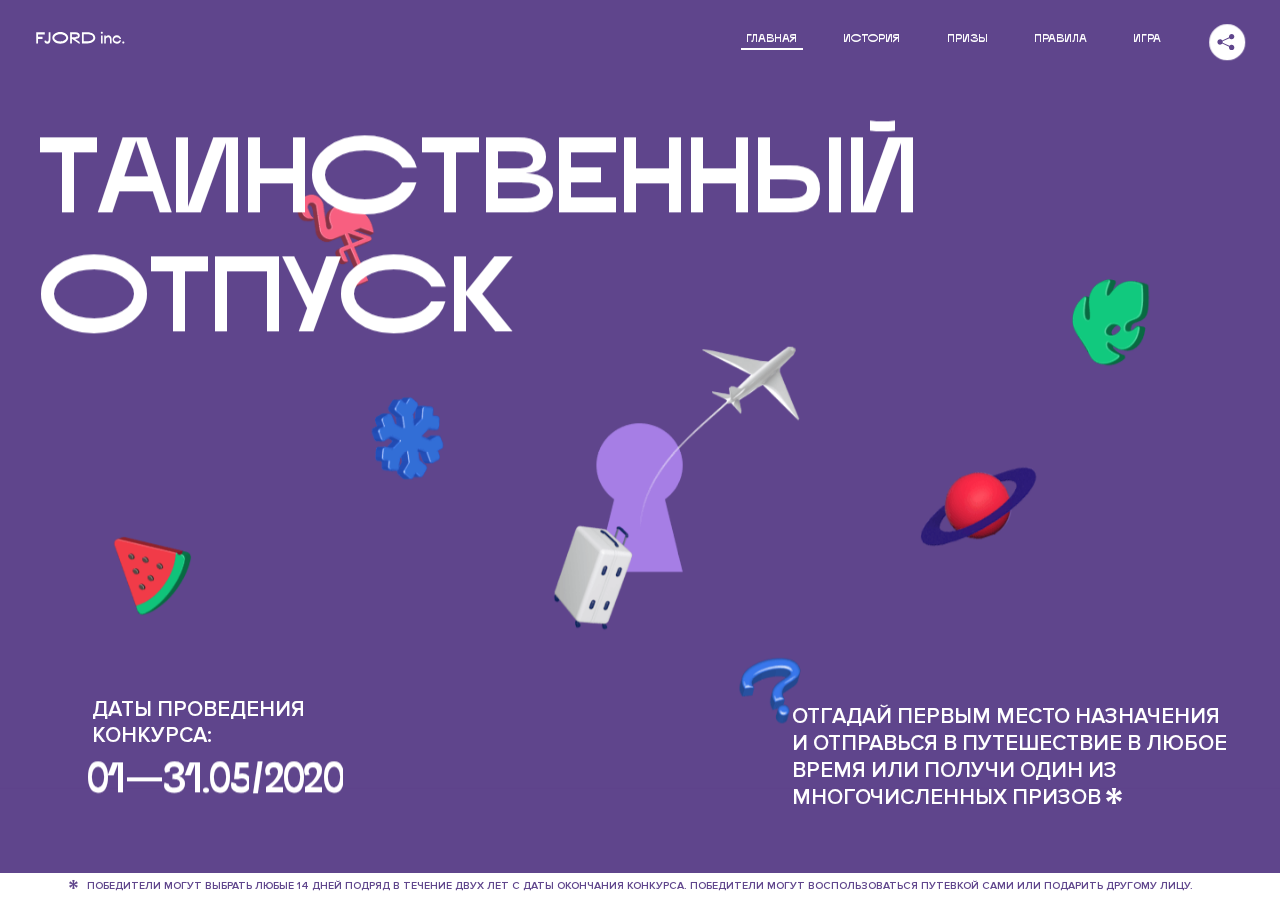
<file: 6/index.html>
<!DOCTYPE html>
<html lang="ru">
<head>
  <meta charset="UTF-8">
  <meta name="description" content="">
  <meta name="viewport" content="width=device-width, initial-scale=1.0">
  <meta http-equiv="X-UA-Compatible" content="ie=edge">
  <title>Mysterious Vacation</title>
<link href="css/style.min.css" rel="stylesheet">  <base href="https://htmlacademy-animation.github.io/239669-magic-vacation-1/6/">
</head>
<body>

  <header class="page-header js-header">
    <div class="page-header__wrapper">
      <a href="#" class="page-header__logo" aria-label="Перейти на страницу FJORD.Inc">
        <svg width="100" height="15" viewBox="0 0 100 15" fill="none" xmlns="http://www.w3.org/2000/svg">
          <path d="M0.26 1.4V14H2.276V8.906H7.334V6.44H2.276V3.848H9.872V1.4H0.26ZM12.733 14.36C15.127 14.36 16.243 12.65 16.243 9.5V1.4H14.263V8.96C14.263 11.21 13.723 11.876 12.733 11.876C11.833 11.876 11.473 11.3 11.347 10.58L9.36702 10.94C9.63702 13.046 10.663 14.36 12.733 14.36ZM18.3918 7.7C18.3918 11.372 22.3878 14.36 27.3198 14.36C32.2518 14.36 36.2478 11.372 36.2478 7.7C36.2478 4.028 32.2518 1.04 27.3198 1.04C22.3878 1.04 18.3918 4.028 18.3918 7.7ZM20.6058 7.7C20.6058 5.378 23.6118 3.524 27.3198 3.524C30.9918 3.524 33.9798 5.378 33.9798 7.7C33.9798 10.004 30.9918 11.858 27.3198 11.858C23.6118 11.858 20.6058 10.004 20.6058 7.7ZM40.403 14V8.906H40.799L49.079 14.702V12.38L44.039 8.906H44.201C47.999 8.906 49.277 7.304 49.277 5.162C49.277 3.092 47.999 1.4 44.201 1.4H38.387V14H40.403ZM43.535 3.722C45.785 3.722 47.045 4.136 47.045 5.432C47.045 6.764 45.785 7.034 43.535 7.034H40.403V3.722H43.535ZM51.6936 1.382V14H57.8676C62.7456 14 66.7236 11.534 66.7236 7.7C66.7236 3.848 62.7456 1.382 57.8676 1.382H51.6936ZM53.7096 11.624V3.722H57.5436C61.5396 3.722 64.4916 5.018 64.4916 7.7C64.4916 10.238 61.5396 11.624 57.5436 11.624H53.7096ZM73.1832 14.018H74.9832V5H73.1832V14.018ZM72.9132 1.976C72.9132 2.57 73.3992 3.092 74.0832 3.092C74.7492 3.092 75.2352 2.57 75.2352 1.976C75.2352 1.382 74.7672 0.805999 74.0832 0.805999C73.3812 0.805999 72.9132 1.382 72.9132 1.976ZM76.7867 14H78.5687V9.104C78.7487 8.006 79.5947 6.962 81.0887 6.962C82.1147 6.962 83.2667 7.448 83.2667 9.554V14H85.0487V9.014C85.0487 6.152 83.2307 4.73 81.3587 4.73C79.9187 4.73 79.0727 5.558 78.5687 6.854V5H76.7867V14ZM90.9898 14.27C93.5098 14.27 95.3818 12.506 95.7238 10.328H94.0498C93.7258 11.3 92.6998 12.02 90.9898 12.02C88.8478 12.02 87.7678 10.922 87.7678 9.59C87.7678 8.24 88.8478 6.962 90.9898 6.962C92.7538 6.962 93.7978 7.844 94.0858 8.924H95.7418C95.4358 6.71 93.6178 4.73 90.9898 4.73C88.0918 4.73 86.1298 7.124 86.1298 9.59C86.1298 12.074 88.1278 14.27 90.9898 14.27ZM97.0693 12.938C97.0693 13.658 97.5553 14.144 98.2753 14.144C98.9953 14.144 99.4813 13.658 99.4813 12.938C99.4813 12.2 98.9953 11.714 98.2753 11.714C97.5553 11.714 97.0693 12.2 97.0693 12.938Z" fill="currentColor"></path>
        </svg>
      </a>
      <button class="page-header__toggler js-menu-toggler" type="button" aria-label="Управление мобильным меню"><span>Меню</span></button>
      <nav class="page-header__nav">
        <div class="page-header__menu js-menu" id="menu">
          <ul>
            <li>
              <a class="js-menu-link" href="#top" data-href="top">главная</a>
            </li>
            <li>
              <a class="js-menu-link" href="#story" data-href="story">история</a>
            </li>
            <li>
              <a class="js-menu-link" href="#prizes" data-href="prizes">призы</a>
            </li>
            <li>
              <a class="js-menu-link" href="#rules" data-href="rules">правила</a>
            </li>
            <li>
              <a class="js-menu-link" href="#game" data-href="game">игра</a>
            </li>
          </ul>
        </div>
        <div class="page-header__social">
          <div class="social-block js-social-block">
            <button class="social-block__toggler" aria-label="Управлять блоком с социальными кнопками">
              <svg width="26" height="22" viewBox="0 0 27 22" fill="none" xmlns="http://www.w3.org/2000/svg">
                <path d="M19.6721 7.43664C21.6273 7.43664 23.213 5.85095 23.213 3.89566C23.213 1.94037 21.6273 0.354675 19.6721 0.354675C17.7168 0.354675 16.1311 1.94037 16.1311 3.89566C16.1311 4.19968 16.1728 4.49178 16.2458 4.77345L7.21751 8.95527C6.57519 8.05214 5.52303 7.46049 4.33078 7.46049C2.37549 7.46049 0.789795 9.04618 0.789795 11.0015C0.789795 12.9568 2.37549 14.5425 4.33078 14.5425C5.52303 14.5425 6.57668 13.9508 7.21751 13.0477L16.2458 17.2295C16.1743 17.5112 16.1311 17.8033 16.1311 18.1073C16.1311 20.0626 17.7168 21.6483 19.6721 21.6483C21.6273 21.6483 23.213 20.0626 23.213 18.1073C23.213 16.152 21.6273 14.5663 19.6721 14.5663C18.4798 14.5663 17.4262 15.158 16.7853 16.0611L7.75701 11.8793C7.82854 11.5976 7.87176 11.3055 7.87176 11.0015C7.87176 10.6974 7.83003 10.4053 7.75701 10.1237L16.7853 5.94186C17.4262 6.84499 18.4783 7.43664 19.6721 7.43664Z" fill="currentColor"></path>
              </svg>
            </button>
            <ul class="social-block__list">
              <li>
                <a class="social-block__link social-block__link--fb" href="#" aria-label="Мы на Facebook">
                  <svg width="8" height="17" viewBox="0 0 8 17" fill="none" xmlns="http://www.w3.org/2000/svg">
                    <path d="M4.24646 16.9899H1.09275L1.05793 8.49828H0V5.30707H1.05793V3.81124C1.05793 1.42084 2.57654 0 5.21735 0H7.41758V3.18585H5.30841C4.28262 3.18585 4.2478 3.48582 4.2478 4.24914V5.30707H7.42964L7.16716 8.49828H4.2478V16.9899H4.24646Z" fill="currentColor"></path>
                  </svg>
                </a>
              </li>
              <li>
                <a class="social-block__link social-block__link--insta" href="#" aria-label="Мы в Instagram">
                  <svg width="15" height="15" viewBox="0 0 15 15" fill="none" xmlns="http://www.w3.org/2000/svg">
                    <path d="M11.0197 0H4.19806C2.14246 0 0.471191 1.66993 0.471191 3.72285V10.5499C0.471191 12.6082 2.14112 14.2727 4.19806 14.2727H11.0197C13.0753 14.2727 14.7466 12.6082 14.7466 10.5499V3.72285C14.7466 1.67127 13.0753 0 11.0197 0ZM11.0197 12.4849H4.19806C3.13076 12.4849 2.26432 11.6158 2.26432 10.5512V3.72419C2.26432 2.65956 3.13076 1.79715 4.19806 1.79715H11.0197C12.087 1.79715 12.9535 2.6609 12.9535 3.72419V10.5512C12.9535 11.6145 12.087 12.4849 11.0197 12.4849Z" fill="currentColor"></path>
                    <path d="M7.60887 3.11084C5.38989 3.11084 3.58203 4.9187 3.58203 7.14036C3.58203 9.35532 5.38989 11.1645 7.60887 11.1645C9.83053 11.1645 11.6357 9.35666 11.6357 7.14036C11.6357 4.9187 9.83053 3.11084 7.60887 3.11084ZM7.60887 9.36871C6.37551 9.36871 5.37784 8.37372 5.37784 7.14036C5.37784 5.90699 6.37551 4.90665 7.60887 4.90665C8.83822 4.90665 9.84259 5.90833 9.84259 7.14036C9.84392 8.37238 8.83822 9.36871 7.60887 9.36871Z" fill="currentColor"></path>
                    <path d="M11.3573 2.35962C10.8256 2.35962 10.3931 2.79752 10.3931 3.32381C10.3931 3.85546 10.8256 4.29336 11.3573 4.29336C11.8862 4.29336 12.3215 3.85546 12.3215 3.32381C12.3215 2.79752 11.8862 2.35962 11.3573 2.35962Z" fill="currentColor"></path>
                  </svg>
                </a>
              </li>
              <li>
                <a class="social-block__link social-block__link--vk" href="#" aria-label="Мы ВКонтакте">
                  <svg width="17" height="10" viewBox="0 0 17 10" fill="none" xmlns="http://www.w3.org/2000/svg">
                    <path d="M14.1234 4.9002C14.1234 4.9002 16.3623 1.72708 16.5866 0.680242C16.6595 0.312285 16.4947 0.103188 16.1069 0.103188C16.1069 0.103188 14.8193 0.103188 14.168 0.103188C13.7235 0.103188 13.5587 0.293278 13.4235 0.579768C13.4235 0.579768 12.3724 2.82553 11.0969 4.24712C10.6861 4.70333 10.4781 4.84318 10.2511 4.84318C10.0646 4.84318 9.98625 4.6911 9.98625 4.27834V0.649016C9.98625 0.147997 9.92545 0.00135496 9.5066 0.00135496H6.39628C6.15578 0.00135496 6.0085 0.134417 6.0085 0.324506C6.0085 0.801084 6.73406 0.908351 6.73406 2.20231V4.87305C6.73406 5.40529 6.70569 5.61575 6.45303 5.61575C5.78016 5.61575 4.19528 3.30618 3.30623 0.678887C3.12923 0.145282 2.93737 0 2.43475 0H0.486409C0.205373 0 0 0.190085 0 0.476576C0 0.991172 0.60666 3.40801 2.99277 6.64358C4.59927 8.8201 6.70569 10 8.60269 10C9.76196 10 10.0416 9.80312 10.0416 9.31432V7.63883C10.0416 7.22607 10.2065 7.04956 10.4429 7.04956C10.7078 7.04956 11.1847 7.13238 12.2805 8.22268C13.5843 9.47862 13.6762 10 14.3896 10H16.5676C16.7919 10 17 9.89273 17 9.52342C17 9.02919 16.3623 8.15343 15.384 7.10659C14.9801 6.56755 14.3302 5.98914 14.1248 5.72301C13.8275 5.40801 13.9154 5.23014 14.1234 4.9002Z" fill="currentColor"></path>
                  </svg>
                </a>
              </li>
            </ul>
          </div>
        </div>
      </nav>
    </div>
  </header>

  <main class="page-content">

    <section class="animation-screen"></section>

    <section class="screen screen--hidden screen--intro" id="top">
      <div class="screen__wrapper">
        <div class="intro">
          <h1 class="intro__title"><span class="intro__title-1">Таинственный</span><span class="intro__title-2">отпуск</span></h1>
          <div class="intro__content">
            <div class="intro__info">
              <p class="intro__label">Даты проведения конкурса:</p>
              <p class="intro__date">01 — 31.05 / 2020</p>
            </div>
            <div class="intro__message">
              <p>
                Отгадай первым место назначения и&nbsp;отправься в&nbsp;путешествие в&nbsp;любое время или получи один из многочисленных призов
                <svg width="16" height="16" viewBox="0 0 10 10" fill="none" xmlns="http://www.w3.org/2000/svg">
                  <path d="M0 6.35337L3.90271 4.99012L0 3.64663L1.34615 1.32374L4.44287 4.01073L3.67364 0H6.34615L5.57692 4.01073L8.65385 1.32374L10 3.64663L6.13405 4.99012L10 6.35337L8.65385 8.65651L5.57692 5.98927L6.34615 10H3.67364L4.44287 5.96952L1.34615 8.65651L0 6.35337Z" fill="currentColor"></path>
                </svg>
              </p>
            </div>
          </div>
        </div>
      </div>
      <div class="screen__footer js-footer">
        <button class="screen__footer-enlarge js-footer-toggler" type="button" aria-label="Показать сообщение">
          <svg width="10" height="10" viewBox="0 0 10 10" fill="none" xmlns="http://www.w3.org/2000/svg">
            <path d="M0 6.35337L3.90271 4.99012L0 3.64663L1.34615 1.32374L4.44287 4.01073L3.67364 0H6.34615L5.57692 4.01073L8.65385 1.32374L10 3.64663L6.13405 4.99012L10 6.35337L8.65385 8.65651L5.57692 5.98927L6.34615 10H3.67364L4.44287 5.96952L1.34615 8.65651L0 6.35337Z" fill="currentColor"></path>
          </svg>
        </button>
        <button class="screen__footer-collapse js-footer-toggler" type="button" aria-label="Скрыть сообщение">
          <svg width="13" height="13" viewBox="0 0 13 13" fill="none" xmlns="http://www.w3.org/2000/svg">
            <line x1="12.3536" y1="0.353553" x2="0.738349" y2="11.9688" stroke="currentColor"></line>
            <line x1="0.738319" y1="0.539925" x2="12.3535" y2="12.1551" stroke="currentColor"></line>
          </svg>
        </button>
        <div class="screen__footer-wrapper">
          <div class="screen__footer-announce">
            <p class="screen__footer-label">Даты проведения конкурса:</p>
            <p class="screen__footer-date">01 — 31.05 / 2020</p>
          </div>
          <div class="screen__footer-note">
            <p>
              <svg width="10" height="10" viewBox="0 0 10 10" fill="none" xmlns="http://www.w3.org/2000/svg">
                <path d="M0 6.35337L3.90271 4.99012L0 3.64663L1.34615 1.32374L4.44287 4.01073L3.67364 0H6.34615L5.57692 4.01073L8.65385 1.32374L10 3.64663L6.13405 4.99012L10 6.35337L8.65385 8.65651L5.57692 5.98927L6.34615 10H3.67364L4.44287 5.96952L1.34615 8.65651L0 6.35337Z" fill="currentColor"></path>
              </svg>
              <span>Победители могут выбрать любые 14 дней подряд в&nbsp;течение двух лет с&nbsp;даты окончания конкурса. Победители могут воспользоваться путевкой сами или подарить другому лицу.</span>
            </p>
          </div>
        </div>
      </div>
    </section>

    <section class="screen screen--hidden screen--story" id="story">

      <div class="slider swiper-container js-slider">

        <div class="swiper-wrapper">

          <div class="slider__item swiper-slide">
            <h2 class="slider__item-title">История</h2>
            <p class="slider__item-text">Джеймс Таргет был основателем компании &laquo;Fjord Inc.&raquo;. С&nbsp;1965 года &laquo;Fjord Inc.&raquo; прославилась надёжными и&nbsp;удобными чемоданами и&nbsp;аксессуарами для туристов.</p>
          </div>

          <div class="slider__item swiper-slide">
            <p class="slider__item-text">Когда Джеймсу было 7&nbsp;лет, в&nbsp;их&nbsp;доме гостил дядюшка и&nbsp;развлекал детей рассказами о&nbsp;своей поездке в&nbsp;место, показавшееся малышу Таргету невероятным. Тогда Джеймс решил, что однажды посетит его, но&nbsp;не&nbsp;будет рассказывать о&nbsp;мечте, пока не&nbsp;осуществит.</p>
          </div>

          <div class="slider__item swiper-slide">
            <p class="slider__item-text">Джеймс Таргет стал увлеченным путешественником. Он&nbsp;посетил 5&nbsp;континентов, 126&nbsp;стран.</p>
          </div>

          <div class="slider__item swiper-slide">
            <p class="slider__item-text">Он&nbsp;сплавлялся по&nbsp;Амазонке и&nbsp;погружался в&nbsp;пещеры Франции, медитировал в&nbsp;горах Тибета и&nbsp;пожимал руку вождя племени Акугауа.</p>
          </div>

          <div class="slider__item swiper-slide">
            <p class="slider__item-text">Из&nbsp;своих поездок Джеймс Таргет привозил идеи, как сделать свои чемоданы &laquo;Fjord Inc.&raquo; удобными и&nbsp;приспособленными к&nbsp;разным дорожным условиям.</p>
          </div>

          <div class="slider__item swiper-slide">
            <p class="slider__item-text">Всё это время Джеймс не&nbsp;оставлял идею поездки своей мечты. Однако, как только он&nbsp;брался за&nbsp;планирование, возникали препятствия, не&nbsp;позволяющие отправиться туда.</p>
          </div>

          <div class="slider__item swiper-slide">
            <p class="slider__item-text">В&nbsp;возрасте 67&nbsp;лет Джеймс Таргет попал под лавину и&nbsp;погиб. В&nbsp;своём завещании он&nbsp;поручил отправить в&nbsp;заветное путешествие трёх смельчаков, единых с&nbsp;ним духом.</p>
          </div>

          <div class="slider__item swiper-slide">
            <p class="slider__item-text">Тех, кто сможет узнать таинственное место, задавая вопросы специально обученному ИИ&nbsp;&laquo;Соне&raquo;, ждет фантастическое путешествие.</p>
          </div>
        </div>
        <div class="slider__controls">
          <button class="slider__control slider__control--prev js-control-prev" type="button" aria-label="Показать предыдущую историю">
            <svg width="12" height="22" viewBox="0 0 12 22" fill="none" xmlns="http://www.w3.org/2000/svg">
              <path d="M11 1L1 11L11 21" stroke="currentColor" stroke-width="2" stroke-linejoin="round"></path>
            </svg>
          </button>
          <button class="slider__control slider__control--next js-control-next" type="button" aria-label="Показать следующую историю">
            <svg width="12" height="22" viewBox="0 0 12 22" fill="none" xmlns="http://www.w3.org/2000/svg">
              <path d="M1 1L11 11L1 21" stroke="currentColor" stroke-width="2" stroke-linejoin="round"></path>
            </svg>
          </button>
        </div>
        <div class="slider__pagination swiper-pagination"></div>
      </div>
    </section>

    <section class="screen screen--hidden screen--prizes" id="prizes">
      <div class="screen__wrapper">
        <div class="prizes">
          <h2 class="prizes__title">ПРизы</h2>
          <div class="prizes__lead">
            <p>Найди ответ и&nbsp;получи один из&nbsp;призов:</p>
          </div>
          <ul class="prizes__list">
            <li class="prizes__item prizes__item--journeys">
              <div class="prizes__icon">
                <picture>
                  <source srcset="img/prize1-mob.svg" media="(orientation: portrait)">
                  <img src="img/prize1.svg" alt="">
                </picture>
              </div>
              <p class="prizes__desc">
                <b>3</b>
                <span>загадочных путешествия</span>
              </p>
            </li>
            <li class="prizes__item prizes__item--cases">
              <div class="prizes__icon">
                <picture>
                  <source srcset="img/prize2-mob.svg" media="(orientation: portrait)">
                  <img src="img/prize2.svg" alt="">
                </picture>
              </div>
              <p class="prizes__desc">
                <b>7</b>
                <span>надежных чемоданов</span>
              </p>
            </li>
            <li class="prizes__item prizes__item--codes">
              <div class="prizes__icon">
                <picture>
                  <source srcset="img/prize3-mob.svg" media="(orientation: portrait)">
                  <img src="img/prize3.svg" alt="">
                </picture>
              </div>
              <p class="prizes__desc">
                <b>900</b>
                <span>
                  промокодов на&nbsp;скидку 15%
                  <svg width="10" height="10" viewBox="0 0 10 10" fill="none" xmlns="http://www.w3.org/2000/svg">
                    <path d="M0 6.35337L3.90271 4.99012L0 3.64663L1.34615 1.32374L4.44287 4.01073L3.67364 0H6.34615L5.57692 4.01073L8.65385 1.32374L10 3.64663L6.13405 4.99012L10 6.35337L8.65385 8.65651L5.57692 5.98927L6.34615 10H3.67364L4.44287 5.96952L1.34615 8.65651L0 6.35337Z" fill="currentColor"></path>
                  </svg>
                </span>
              </p>
            </li>
          </ul>
        </div>
      </div>
      <div class="screen__footer js-footer">
        <button class="screen__footer-enlarge js-footer-toggler" type="button" aria-label="Показать сообщение">
          <svg width="10" height="10" viewBox="0 0 10 10" fill="none" xmlns="http://www.w3.org/2000/svg">
            <path d="M0 6.35337L3.90271 4.99012L0 3.64663L1.34615 1.32374L4.44287 4.01073L3.67364 0H6.34615L5.57692 4.01073L8.65385 1.32374L10 3.64663L6.13405 4.99012L10 6.35337L8.65385 8.65651L5.57692 5.98927L6.34615 10H3.67364L4.44287 5.96952L1.34615 8.65651L0 6.35337Z" fill="currentColor"></path>
          </svg>
        </button>
        <button class="screen__footer-collapse js-footer-toggler" type="button" aria-label="Скрыть сообщение">
          <svg width="13" height="13" viewBox="0 0 13 13" fill="none" xmlns="http://www.w3.org/2000/svg">
            <line x1="12.3536" y1="0.353553" x2="0.738349" y2="11.9688" stroke="currentColor"></line>
            <line x1="0.738319" y1="0.539925" x2="12.3535" y2="12.1551" stroke="currentColor"></line>
          </svg>
        </button>
        <div class="screen__footer-wrapper">
          <div class="screen__footer-announce">
            <p class="screen__footer-label">Даты проведения конкурса:</p>
            <p class="screen__footer-date">01 — 31.05 / 2020</p>
          </div>
          <div class="screen__footer-note">
            <p>
              <svg width="10" height="10" viewBox="0 0 10 10" fill="none" xmlns="http://www.w3.org/2000/svg">
                <path d="M0 6.35337L3.90271 4.99012L0 3.64663L1.34615 1.32374L4.44287 4.01073L3.67364 0H6.34615L5.57692 4.01073L8.65385 1.32374L10 3.64663L6.13405 4.99012L10 6.35337L8.65385 8.65651L5.57692 5.98927L6.34615 10H3.67364L4.44287 5.96952L1.34615 8.65651L0 6.35337Z" fill="currentColor"></path>
              </svg>
              <span>Скидка&nbsp;15% на&nbsp;единоразовое приобретение путёвки с&nbsp;1&nbsp;июня 2020 по&nbsp;31&nbsp;мая 2022&nbsp;года. Суммируется с&nbsp;другими акциями</span>
            </p>
          </div>
        </div>
      </div>
    </section>

    <section class="screen screen--hidden screen--rules" id="rules">
      <div class="screen__wrapper">
        <div class="rules">
          <h2 class="rules__title">Правила</h2>
          <div class="rules__lead">
            <p>Для того чтобы получить наследство Джеймса Таргета, тебе нужно выведать у&nbsp;&laquo;Сони&raquo;, куда предстоит отправиться тебе в&nbsp;случае победы</p>
          </div>
          <ol class="rules__list">
            <li class="rules__item">
              <p>Тебе отводится <br>5&nbsp;минут</p>
            </li>
            <li class="rules__item">
              <p>Задавай любые вопросы в&nbsp;текстовом поле</p>
            </li>
            <li class="rules__item">
              <p>Нажимай кнопку &laquo;Узнать&raquo;, чтобы получить ответ</p>
            </li>
            <li class="rules__item">
              <p>&laquo;Соня&raquo; может отвечать только&nbsp;Да или Нет</p>
            </li>
          </ol>
          <a href="#game" class="rules__link btn"><span>Погнали!</span></a>
        </div>
      </div>
      <div class="screen__disclaimer">
        <div class="disclaimer">
          <ul>
            <li>
              <a href="#">Правовая информация</a>
            </li>
            <li>
              <a href="#">Подробные правила</a>
            </li>
          </ul>
        </div>
      </div>
    </section>

    <section class="screen screen--hidden screen--game" id="game">
      <div class="screen__wrapper">
        <div class="game">
          <div class="game__header">
            <h2 class="game__title">Игра</h2>
            <div class="game__counter">
              <span>05</span>:<span>00</span>
            </div>
          </div>
          <div class="game__body">
            <div class="chat">
              <div class="chat__body js-chat">
                <ul class="chat__list" id="messages"></ul>
              </div>
              <div class="chat__footer">
                <form action="#" method="post" class="form" id="message-form">
                  <label for="message-field" class="visually-hidden">Поле для ввода вопроса</label>
                  <input type="text" class="form__field" id="message-field">
                  <button class="form__button btn">
                    Узнать
                    <svg width="18" height="19" viewBox="0 0 18 19" fill="none" xmlns="http://www.w3.org/2000/svg">
                      <path stroke="currentColor" stroke-width="2" d="M9 19V1"></path>
                      <path d="M1 9l8-8 8 8" stroke="currentColor" stroke-width="2" stroke-linejoin="round"></path>
                    </svg>
                  </button>
                </form>
              </div>
            </div>
          </div>
          <!-- временные кнопки для показа результата -->
          <div class="game__buttons">
            <button class="game__button btn js-show-result" type="button" data-target="result">Положительный результат</button>
            <button class="game__button btn js-show-result" type="button" data-target="result2">Положительный результат - 2</button>
            <button class="game__button btn js-show-result" type="button" data-target="result3">Отрицательный результат</button>
          </div>
        </div>
      </div>
    </section>

    <section class="screen screen--hidden screen--result" id="result">
      <div class="screen__wrapper">
        <div class="result result--trip">
          <div class="result__image">
            <picture>
              <source srcset="img/result1-mob.png 1x, img/result1-mob@2x.png 2x" media="(max-width: 768px) and (orientation: portrait)">
              <img src="img/result1.png" srcset="img/result1@2x.png 2x" alt="">
            </picture>
          </div>
          <h2 class="result__title">
            <span class="visually-hidden">ПОбеда!</span>
            <svg xmlns="http://www.w3.org/2000/svg" viewBox="0 0 568.85 109.24">
              <path d="M16,24.44V92H2.6V8H75V92H61.52V24.44H16Z" transform="translate(-2.1 -1.5)" fill="none" stroke="currentColor"></path>
              <path d="M148.76,5.6c32.88,0,59.52,19.92,59.52,44.4s-26.64,44.4-59.52,44.4S89.24,74.48,89.24,50,115.88,5.6,148.76,5.6Zm0,72.12c24.48,0,44.4-12.36,44.4-27.72s-19.92-27.84-44.4-27.84C124,22.16,104,34.52,104,50S124,77.72,148.76,77.72Z" transform="translate(-2.1 -1.5)" fill="none" stroke="currentColor"></path>
              <path d="M287.36,8V24.44H236v14.4h25.32c25.44,0,34,11.16,34,26.52,0,15.6-8.52,26.64-34,26.64H222.56V8h64.8ZM256.88,76.52c15.12,0,23.52-2,23.52-11.52S272,54.44,256.88,54.44H236V76.52h20.88Z" transform="translate(-2.1 -1.5)" fill="none" stroke="currentColor"></path>
              <path d="M371.47,8V24.44H320.84V41.6h33.6V58h-33.6V75.56h50.64V92H307.4V8h64.08Z" transform="translate(-2.1 -1.5)" fill="none" stroke="currentColor"></path>
              <path d="M382.39,110.24V75.56h7.44c4.56-4.68,7.8-18.36,8.76-56L399,8h48.6V75.56h10v34.68H442.87V92H397v18.24H382.39Zm51.72-34.68V24.44H411.55v3.12c-0.48,22.44-3.24,37.68-7.2,48h29.76Z" transform="translate(-2.1 -1.5)" fill="none" stroke="currentColor"></path>
              <path d="M463.75,92l28-84h27.12l28.08,84H533.47l-7.8-23.52h-37.8L480.07,92H463.75Zm56.64-40L507,11.84,493.51,52h26.88Z" transform="translate(-2.1 -1.5)" fill="none" stroke="currentColor"></path>
              <path d="M554.12,70.4L555.55,2H569l1.44,68.4H554.12Zm8.28,6.36c4.8,0,8,3.24,8,8.16a8,8,0,1,1-16.08,0C554.35,80,557.59,76.76,562.39,76.76Z" transform="translate(-2.1 -1.5)" fill="none" stroke="currentColor"></path>
            </svg>
          </h2>
          <div class="result__text">
            <p>ты&nbsp;отправляешься в&nbsp;Арктику!</p>
          </div>
          <div class="result__form">
            <form action="#" method="post" class="form form--result">
              <label for="email-field" class="form__label">зарегистрируй результат</label>
              <input type="email" class="form__field" id="email-field" placeholder="e-mail для регистации результата и получения приза" required="">
              <button class="form__button btn">
                отправить
                <svg width="18" height="19" viewBox="0 0 18 19" fill="none" xmlns="http://www.w3.org/2000/svg">
                  <path stroke="currentColor" stroke-width="2" d="M9 19V1"></path>
                  <path d="M1 9l8-8 8 8" stroke="currentColor" stroke-width="2" stroke-linejoin="round"></path>
                </svg>
              </button>
            </form>
          </div>
        </div>
      </div>
    </section>

    <section class="screen screen--hidden screen--result" id="result2">
      <div class="screen__wrapper">
        <div class="result result--prize">
          <div class="result__image">
            <img class="result__image-element leaf-blue-1" src="img/module-2/win-suitcase/leaf blue 1.png" alt="">
            <img class="result__image-element leaf-blue-2" src="img/module-2/win-suitcase/leaf blue 2.png" alt="">
            <img class="result__image-element leaf-green" src="img/module-2/win-suitcase/leaf green.png" alt="">
            <img class="result__image-element suitcase" src="img/module-2/win-suitcase/suitcase.png" alt="">
            <img class="result__image-element flamingo" src="img/module-2/win-suitcase/flamingo.png" alt="">
          </div>
          <h2 class="result__title">
            <span class="visually-hidden">ПОбеда!</span>
            <svg xmlns="http://www.w3.org/2000/svg" viewBox="0 0 568.85 109.24">
              <path d="M16,24.44V92H2.6V8H75V92H61.52V24.44H16Z" transform="translate(-2.1 -1.5)" fill="none" stroke="currentColor"></path>
              <path d="M148.76,5.6c32.88,0,59.52,19.92,59.52,44.4s-26.64,44.4-59.52,44.4S89.24,74.48,89.24,50,115.88,5.6,148.76,5.6Zm0,72.12c24.48,0,44.4-12.36,44.4-27.72s-19.92-27.84-44.4-27.84C124,22.16,104,34.52,104,50S124,77.72,148.76,77.72Z" transform="translate(-2.1 -1.5)" fill="none" stroke="currentColor"></path>
              <path d="M287.36,8V24.44H236v14.4h25.32c25.44,0,34,11.16,34,26.52,0,15.6-8.52,26.64-34,26.64H222.56V8h64.8ZM256.88,76.52c15.12,0,23.52-2,23.52-11.52S272,54.44,256.88,54.44H236V76.52h20.88Z" transform="translate(-2.1 -1.5)" fill="none" stroke="currentColor"></path>
              <path d="M371.47,8V24.44H320.84V41.6h33.6V58h-33.6V75.56h50.64V92H307.4V8h64.08Z" transform="translate(-2.1 -1.5)" fill="none" stroke="currentColor"></path>
              <path d="M382.39,110.24V75.56h7.44c4.56-4.68,7.8-18.36,8.76-56L399,8h48.6V75.56h10v34.68H442.87V92H397v18.24H382.39Zm51.72-34.68V24.44H411.55v3.12c-0.48,22.44-3.24,37.68-7.2,48h29.76Z" transform="translate(-2.1 -1.5)" fill="none" stroke="currentColor"></path>
              <path d="M463.75,92l28-84h27.12l28.08,84H533.47l-7.8-23.52h-37.8L480.07,92H463.75Zm56.64-40L507,11.84,493.51,52h26.88Z" transform="translate(-2.1 -1.5)" fill="none" stroke="currentColor"></path>
              <path d="M554.12,70.4L555.55,2H569l1.44,68.4H554.12Zm8.28,6.36c4.8,0,8,3.24,8,8.16a8,8,0,1,1-16.08,0C554.35,80,557.59,76.76,562.39,76.76Z" transform="translate(-2.1 -1.5)" fill="none" stroke="currentColor"></path>
            </svg>
          </h2>
          <div class="result__text">
            <p>чемодан &laquo;Fjord&nbsp;Inc.&raquo;&nbsp;твой</p>
          </div>
          <div class="result__form">
            <form action="#" method="post" class="form form--result">
              <label for="email-field2" class="form__label">зарегистрируй результат</label>
              <input type="email" class="form__field" id="email-field2" placeholder="e-mail для регистации результата и получения приза" required="">
              <button class="form__button btn">
                отправить
                <svg width="18" height="19" viewBox="0 0 18 19" fill="none" xmlns="http://www.w3.org/2000/svg">
                  <path stroke="currentColor" stroke-width="2" d="M9 19V1"></path>
                  <path d="M1 9l8-8 8 8" stroke="currentColor" stroke-width="2" stroke-linejoin="round"></path>
                </svg>
              </button>
            </form>
          </div>
        </div>
      </div>
    </section>

    <section class="screen screen--hidden screen--result" id="result3">
      <div class="screen__wrapper">
        <div class="result result--negative">
          <div class="result__image">
            <picture>
              <source srcset="img/result3-mob.png 1x, img/result3-mob@2x.png 2x" media="(max-width: 768px) and (orientation: portrait)">
              <img src="img/result3.png" srcset="img/result3@2x.png 2x" alt="">
            </picture>
          </div>
          <h2 class="result__title">
            <span class="visually-hidden">Не угадал!</span>
            <svg xmlns="http://www.w3.org/2000/svg" viewBox="0 0 660.77 109.24">
              <path d="M2.66,92V8H16.1V42.2H53.3V8H66.74V92H53.3V58.64H16.1V92H2.66Z" transform="translate(-2.16 -1.5)" fill="none" stroke="currentColor"></path>
              <path d="M147.62,8V24.44H97V41.6h33.6V58H97V75.56h50.64V92H83.54V8h64.08Z" transform="translate(-2.16 -1.5)" fill="none" stroke="currentColor"></path>
              <path d="M199.22,8l20.52,42.36L235.34,8h16.44l-31,84H204.38l9.48-25.92L185.78,8h13.44Z" transform="translate(-2.16 -1.5)" fill="none" stroke="currentColor"></path>
              <path d="M273.74,24.44V92H260.3V8h50.16V24.44H273.74Z" transform="translate(-2.16 -1.5)" fill="none" stroke="currentColor"></path>
              <path d="M307.1,92l28-84h27.12l28.08,84H376.82L369,68.48h-37.8L323.42,92H307.1Zm56.64-40L350.3,11.84,336.86,52h26.88Z" transform="translate(-2.16 -1.5)" fill="none" stroke="currentColor"></path>
              <path d="M396.38,110.24V75.56h7.44c4.56-4.68,7.8-18.36,8.76-56L412.94,8h48.6V75.56h10v34.68H456.86V92H411v18.24H396.38ZM448.1,75.56V24.44H425.54v3.12c-0.48,22.44-3.24,37.68-7.2,48H448.1Z" transform="translate(-2.16 -1.5)" fill="none" stroke="currentColor"></path>
              <path d="M477.74,92l28-84h27.12L560.9,92H547.46l-7.8-23.52h-37.8L494.06,92H477.74Zm56.64-40-13.44-40.2L507.5,52h26.88Z" transform="translate(-2.16 -1.5)" fill="none" stroke="currentColor"></path>
              <path d="M568.7,76.88a13.77,13.77,0,0,0,5,1c6.6,0,10.44-6.24,12-58.32L586.22,8h46.2V92H619V24.44H598.82l-0.12,3.12C597.14,81,589,94.4,573.74,94.4a28.55,28.55,0,0,1-6.72-.84Z" transform="translate(-2.16 -1.5)" fill="none" stroke="currentColor"></path>
              <path d="M646.1,70.4L647.54,2H661l1.44,68.4H646.1Zm8.28,6.36c4.8,0,8,3.24,8,8.16a8,8,0,0,1-16.08,0C646.34,80,649.58,76.76,654.38,76.76Z" transform="translate(-2.16 -1.5)" fill="none" stroke="currentColor"></path>
            </svg>
          </h2>
          <button class="result__button js-play" type="button">
            не сдавайся!
            <span>
              <svg width="27" height="22" viewBox="0 0 27 22" fill="none" xmlns="http://www.w3.org/2000/svg">
                <path d="M10.6899 1.47998C5.42992 1.47998 1.16992 5.73998 1.16992 11C1.16992 16.26 5.42992 20.52 10.6899 20.52C15.9499 20.52 20.2099 16.26 20.2099 11V7.13998" stroke="currentColor" stroke-width="2" stroke-miterlimit="10"></path>
                <path d="M15.1099 12.5099L20.1499 7.13989L25.3099 12.6299" stroke="currentColor" stroke-width="2" stroke-miterlimit="10" stroke-linejoin="round"></path>
              </svg>
            </span>
          </button>
        </div>
      </div>
    </section>
    <div class="screen-background"></div>

  </main>

<script src="js/script.js"></script></body>
</html>
</file>
